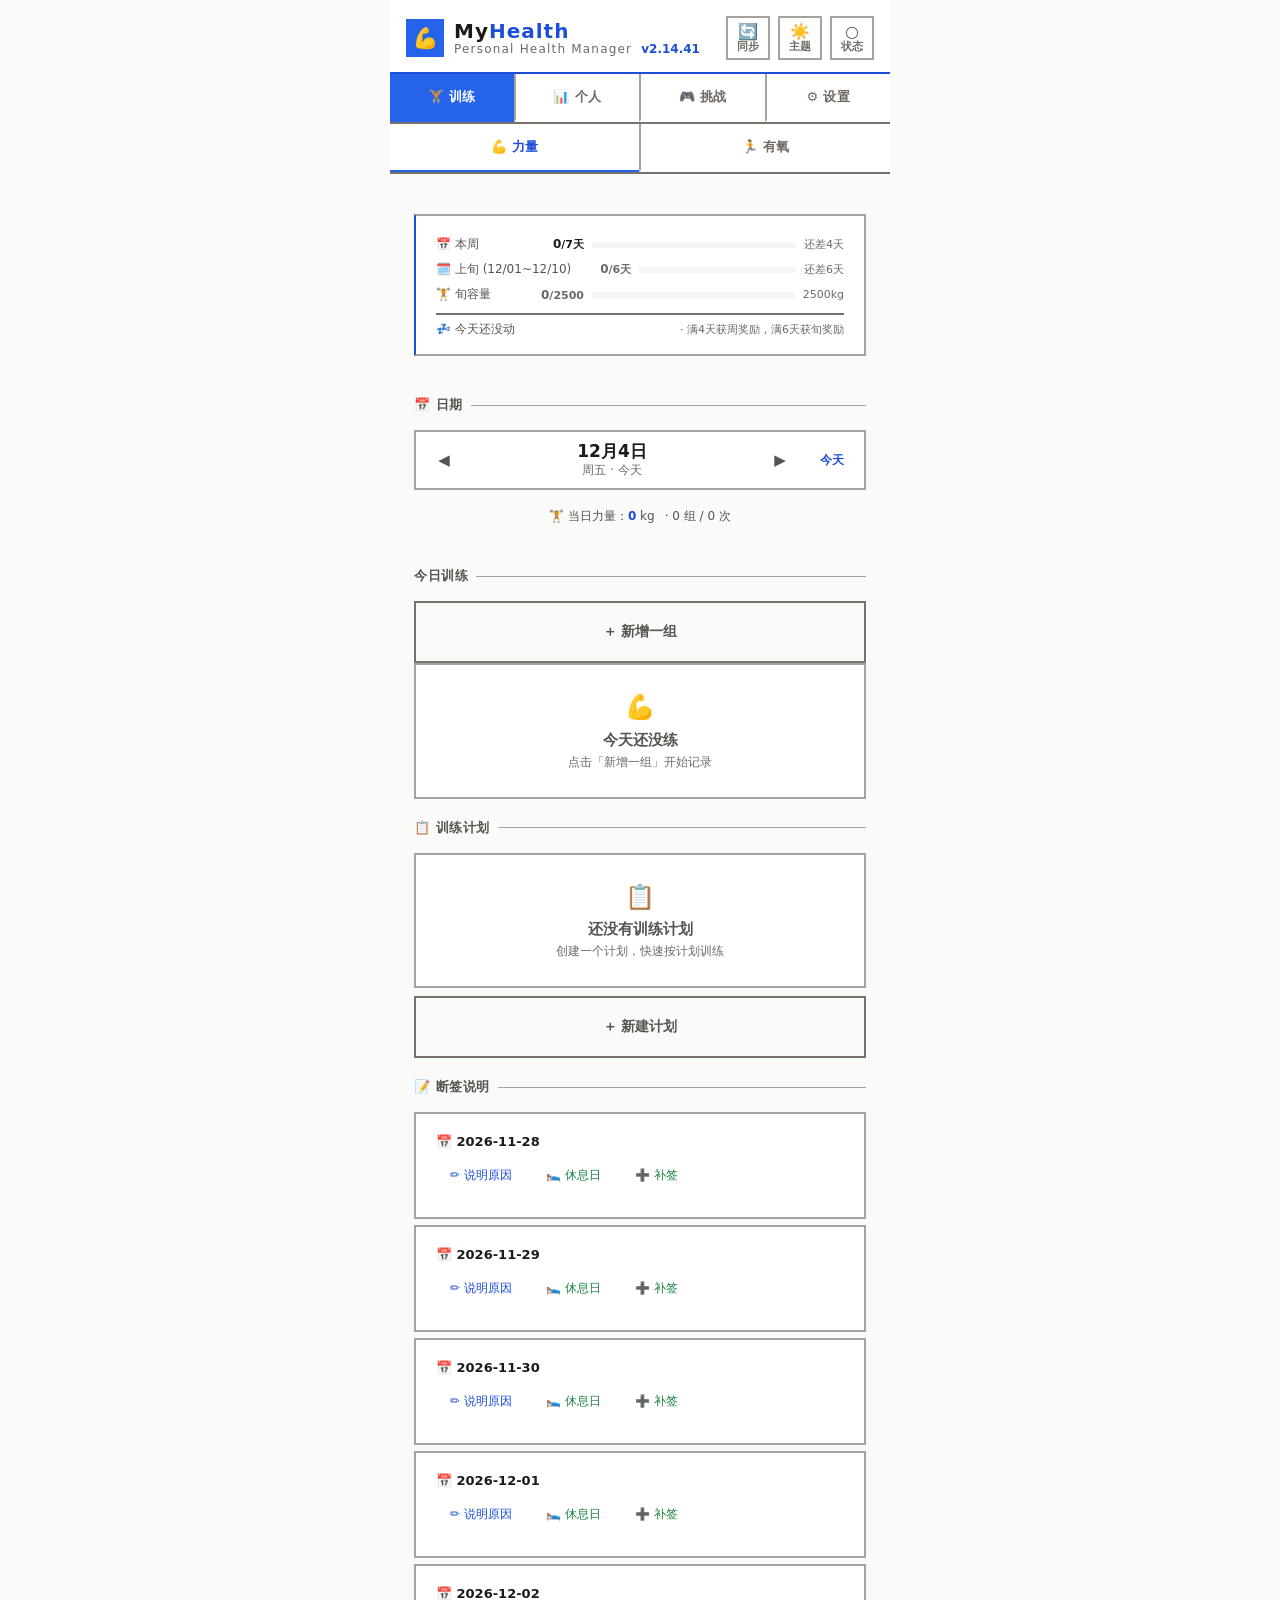
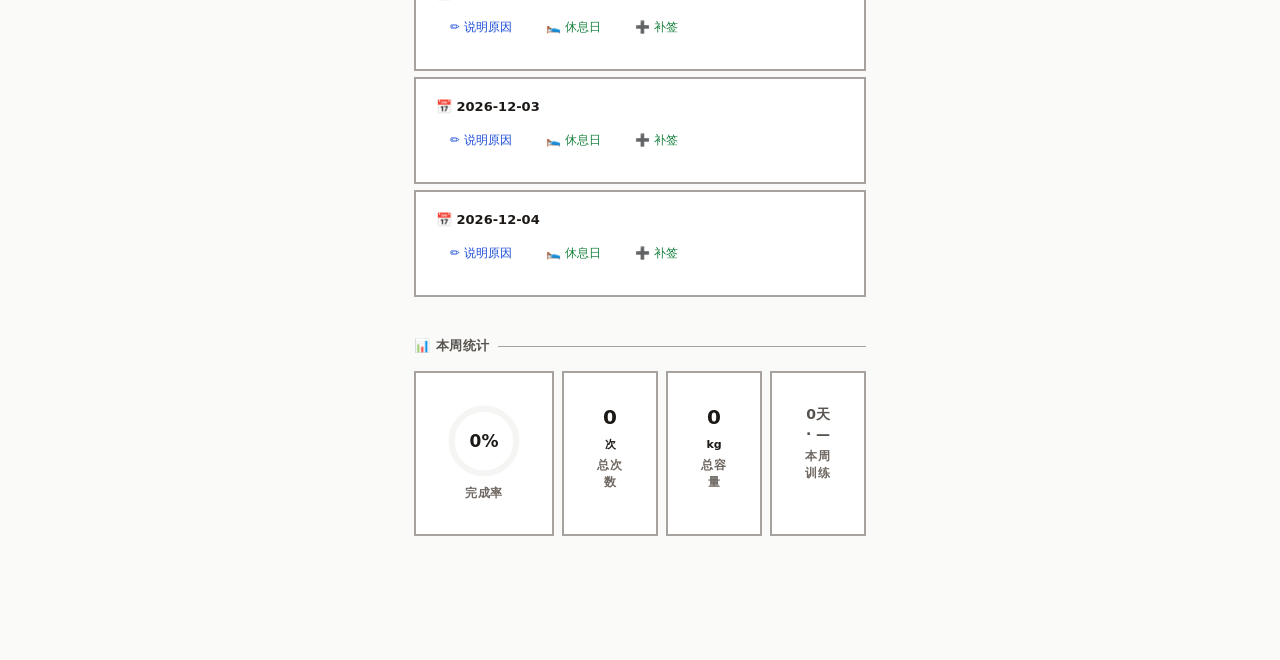
<file: page/index.html>
﻿<!DOCTYPE html>
<html lang="zh-CN">
<head>
<meta charset="UTF-8">
<meta name="viewport" content="width=device-width,initial-scale=1.0,viewport-fit=cover">
<title>💪 MyHealth</title>
<link rel="icon" href="data:image/svg+xml,<svg xmlns='http://www.w3.org/2000/svg' viewBox='0 0 100 100'><text y='.9em' font-size='90'>💪</text></svg>">
<link rel="stylesheet" href="index.css?v205">
</head>
<body>
<div id="app">
  <!-- Header -->
  <header class="app-header">
    <div class="header-inner">
      <div class="header-top">
        <div class="header-brand">
          <div class="header-logo">💪</div>
          <div class="header-title-group">
            <div class="header-title">My<span>Health</span></div>
            <div class="header-subtitle"><span class="hs-brand">Personal Health Manager </span><span id="appVersion" class="hs-ver"></span></div>
          </div>
        </div>
        <!-- v2.14.29（评审 P3-2）：三枚顶栏按钮原来只有 emoji、44px 方框里 emoji 偏小且无可见文案，用户只能靠猜。
             现在改成「图标 + 11px 文字」竖排（同步 / 主题 / 状态），图标 16px，`aria-label` 与 title 保留。 -->
        <div class="header-right">
          <button class="header-btn" id="syncBtn" title="同步数据" aria-label="同步数据"><span class="hb-ico" aria-hidden="true">🔄</span><span class="hb-lbl">同步</span></button>
          <button class="header-btn" id="themeToggle" title="切换主题" aria-label="切换主题"><span class="hb-ico" aria-hidden="true">🌙</span><span class="hb-lbl">主题</span></button>
          <div class="sync-dot" id="syncIndicator" title="同步状态" role="status" aria-live="polite" aria-label="同步状态"><span class="hb-ico" aria-hidden="true">○</span><span class="hb-lbl">状态</span></div>
        </div>
      </div>
    </div>
  </header>

  <!-- Tab Bar -->
  <nav class="tab-bar" id="mainTabBar" role="tablist" aria-label="主导航">
    <button class="tab-btn active" id="tabBtnTraining" data-tab="training" role="tab" aria-selected="true" aria-controls="tabTraining">🏋️ 训练</button>
    <button class="tab-btn" id="tabBtnProfile" data-tab="profile" role="tab" aria-selected="false" aria-controls="tabProfile">📊 个人</button>
    <button class="tab-btn" id="tabBtnGame" data-tab="game" role="tab" aria-selected="false" aria-controls="tabGame">🎮 挑战</button>
    <button class="tab-btn" id="tabBtnSettings" data-tab="settings" role="tab" aria-selected="false" aria-controls="tabSettings">⚙️ 设置</button>
  </nav>

  <!-- ===== TAB: TRAINING (strength + cardio sub-tabs) ===== -->
  <section class="tab-content active" id="tabTraining">
    <nav class="tab-bar sub-tab-bar" role="tablist" aria-label="训练分类">
      <button class="tab-btn active" data-sub="strength" role="tab" aria-selected="true" aria-controls="subStrength">💪 力量</button>
      <button class="tab-btn" data-sub="cardio" role="tab" aria-selected="false" aria-controls="subCardio">🏃 有氧</button>
    </nav>

    <!-- Today snapshot: weekly + period progress -->
    <div id="todaySnapshot"></div>

    <!-- Hidden challenge summon button -->
    <div id="summonPanel"></div>

    <!-- Sub-tab: Strength -->
    <div class="sub-tab active" id="subStrength">
      <h2 class="section-hdr">📅 日期</h2>
      <div class="date-nav">
        <button class="dn-btn" id="strPrevDay" aria-label="上一天">◀</button>
        <div class="dn-display">
          <div class="dn-main" id="strDateMain">加载中...</div>
          <div class="dn-sub" id="strDateSub"></div>
        </div>
        <button class="dn-btn" id="strNextDay" aria-label="下一天">▶</button>
        <button class="dn-btn dn-today" id="strGoToday">今天</button>
      </div>
      <div class="day-vol" id="strDayVol"></div>

      <h2 class="section-hdr">今日训练</h2>
      <button class="add-btn" id="strAddBtn">＋ 新增一组</button>
      <div class="add-card" id="strAddCard">
        <div class="fg">
          <label class="fl" for="strExercise">动作</label>
          <div class="ex-suggest" id="strSuggest"></div>
          <input class="fi" id="strExercise" list="strExList" placeholder="输入或选择...">
          <datalist id="strExList"></datalist>
        </div>
        <div class="fg" id="strWeightFg"><div class="fl" id="strWtLbl">重量 (kg)</div><div class="weight-grid" id="strWeight" role="group" aria-labelledby="strWtLbl"></div></div>
        <div class="fg" id="strEqWeightInfo" style="display:none"><div class="fl">等效重量</div><div id="strEqWeightDisplay" style="font-size:.85rem;color:var(--text2);padding:8px 0">—</div></div>
        <div class="fg" id="strRepsFg">
          <div class="fl" id="strRepsLabel">次数</div>
          <div class="reps-row" role="group" aria-labelledby="strRepsLabel">
            <div class="rg"><div class="fl">目标</div><div class="stepper"><button class="sp-btn" data-s="strTgt" data-d="-" aria-label="减少目标次数">−</button><span class="sp-val" id="strTgtVal">12</span><button class="sp-btn" data-s="strTgt" data-d="+" aria-label="增加目标次数">+</button></div></div>
            <div class="rg"><div class="fl">实际</div><div class="stepper"><button class="sp-btn" data-s="strAct" data-d="-" aria-label="减少实际次数">−</button><span class="sp-val" id="strActVal">12</span><button class="sp-btn" data-s="strAct" data-d="+" aria-label="增加实际次数">+</button></div></div>
          </div>
        </div>
        <button class="sb-btn" id="strSubmit">⚡ 记录</button>
      </div>

      <div id="strList"></div>

      <!-- Break note for missed days -->
      <h2 class="section-hdr" style="margin-top:20px">📋 训练计划</h2>
      <div id="strPlansList"></div>

      <h2 class="section-hdr" style="margin-top:20px">📝 断签说明</h2>
      <div id="strMissedDays"></div>

      <h2 class="section-hdr">📊 本周统计</h2>
      <div class="stats-grid" id="strStats"></div>
    </div>

    <!-- Sub-tab: Cardio -->
    <div class="sub-tab" id="subCardio">
      <h2 class="section-hdr">📅 日期</h2>
      <div class="date-nav">
        <button class="dn-btn" id="carPrevDay" aria-label="上一天">◀</button>
        <div class="dn-display">
          <div class="dn-main" id="carDateMain">加载中...</div>
          <div class="dn-sub" id="carDateSub"></div>
        </div>
        <button class="dn-btn" id="carNextDay" aria-label="下一天">▶</button>
        <button class="dn-btn dn-today" id="carGoToday">今天</button>
      </div>
      <div class="day-vol" id="carDayVol"></div>

      <h2 class="section-hdr">今日有氧</h2>
      <button class="add-btn" id="carAddBtn">＋ 新增记录</button>
      <div class="add-card" id="carAddCard">
        <div class="fg"><div class="fl" id="carTypeLbl">运动类型</div>
          <div class="car-types" id="carTypes" role="group" aria-labelledby="carTypeLbl"></div>
          <button class="md-write" id="carCustomType" style="margin-top:4px;font-size:.7rem">＋ 自定义类型</button>
        </div>
        <div class="fg"><div class="fl" id="carIntLbl">强度</div>
          <div class="car-types" id="carIntensity" role="group" aria-labelledby="carIntLbl"></div>
        </div>
        <div class="fg"><label class="fl" id="carDurLbl">时长 (分钟)</label>
          <div class="stepper" role="group" aria-labelledby="carDurLbl" style="max-width:200px">
            <button class="sp-btn" id="carDurDown" aria-label="减少时长">−</button>
            <span class="sp-val" id="carDurVal">30</span>
            <button class="sp-btn" id="carDurUp" aria-label="增加时长">+</button>
          </div>
        </div>
        <div class="fg"><label class="fl" id="carDistLbl">距离 (km) <span class="fl-note" id="carDistLabel">可选</span></label>
          <div class="stepper" role="group" aria-labelledby="carDistLbl" style="max-width:200px">
            <button class="sp-btn" id="carDistDown" aria-label="减少距离">−</button>
            <span class="sp-val" id="carDistVal">0</span>
            <button class="sp-btn" id="carDistUp" aria-label="增加距离">+</button>
          </div>
        </div>
        <div class="fg"><label class="fl" for="carNote">备注</label><input class="fi" id="carNote" placeholder="感觉怎么样？"></div>
        <button class="sb-btn" id="carSubmit">🏃 记录</button>
      </div>

      <div id="carList"></div>

      <h2 class="section-hdr" style="margin-top:20px">📋 有氧计划</h2>
      <div id="carPlansList"></div>

      <h2 class="section-hdr">本周有氧</h2>
      <div class="stats-grid" id="carStats"></div>
    </div>
  </section>

  <!-- ===== TAB: PROFILE ===== -->
  <section class="tab-content" id="tabProfile">
    <!-- Sub-tab bar -->
    <nav class="tab-bar sub-tab-bar" role="tablist" aria-label="个人数据分类">
      <button class="tab-btn active" data-sub="personal" role="tab" aria-selected="true" aria-controls="subPersonal">👤 个人数据</button>
      <button class="tab-btn" data-sub="training" role="tab" aria-selected="false" aria-controls="subTraining">📊 训练数据</button>
    </nav>

    <!-- Sub-tab: Personal Data -->
    <div class="sub-tab active" id="subPersonal">
      <h2 class="section-hdr">👤 基本信息</h2>
      <div class="profile-card" id="profileCard"></div>
      <div id="prSection"></div>

      <h2 class="section-hdr">⚖️ 体重记录</h2>
      <div id="wtNoteTags"></div>
      <div class="weight-form-row">
        <input type="number" class="fi" id="wtInput" aria-label="体重（公斤）" value="70.0" step="0.1" min="20" max="300" style="width:100px;text-align:center;font-size:var(--fs-lg);font-weight:700">
        <span style="font-size:.85rem;color:var(--text2)">kg</span>
        <input class="fi" id="wtNote" aria-label="体重记录备注" placeholder="备注（可选）" style="flex:1;max-width:200px">
        <button class="sb-btn" id="wtSubmit" style="flex:0;padding:12px 20px;white-space:nowrap">📝 记录</button>
      </div>

      <h2 class="section-hdr">📈 体重趋势</h2>
      <div class="chart-wrap" id="weightChart">
        <canvas id="weightCanvas"></canvas>
      </div>
      <div id="weightList"></div>
    </div>

    <!-- Sub-tab: Training Data -->
    <div class="sub-tab" id="subTraining">
      <div id="statsSection"></div>
      <div id="profileHeatmap"></div>
    </div>
  </section>

  <!-- ===== TAB: GAME ===== -->
  <section class="tab-content" id="tabGame">
    <!-- v2.0.5: 旧属性条/旬目标卡/记录卡容器已删（三视图培养/战斗/记录完整接管） -->

    <!-- v2.0 三视图选项卡（培养/战斗/记录）— game-views.js 静态按钮 -->
    <nav class="tab-bar sub-tab-bar" id="gameViewTabBar" role="tablist" aria-label="挑战视图" style="margin-bottom:10px">
      <button class="tab-btn" data-gtab="train" role="tab" aria-selected="true" aria-controls="gameTrainView">🐾 培养</button>
      <button class="tab-btn" data-gtab="battle" role="tab" aria-selected="false" aria-controls="gameBattleView">⚔️ 战斗</button>
      <button class="tab-btn" data-gtab="record" role="tab" aria-selected="false" aria-controls="gameRecordView">📊 记录</button>
    </nav>

    <!-- v2.0 三视图容器 -->
    <div id="gameTrainView"></div>
    <div id="gameBattleView" style="display:none"></div>
    <div id="gameRecordView" style="display:none"></div>

    <!-- 关卡列表（battle 视图内「挑战关卡」展开时显示） -->
    <div id="gameContent"></div>

    <!-- Battle overlay (full screen inside tab) -->
    <div class="battle-overlay" id="battleOverlay" role="dialog" aria-modal="true" aria-label="战斗">
      <div class="battle-hdr">
        <div class="battle-level" id="battleLevel">1-1</div>
        <div class="battle-speed">
          <button class="speed-btn active" data-speed="1">1×</button>
          <button class="speed-btn" data-speed="2">2×</button>
          <button class="speed-btn" data-speed="4">4×</button>
          <button class="speed-btn" data-speed="8">8×</button>
          <button class="speed-btn" id="battleAuto" title="自动模式：胜利后自动下一关">🔄 自动</button>
        </div>
        <button class="speed-btn" id="battleClose">✕</button>
      </div>
      <div class="battle-arena" id="battleArena">
        <div class="battle-char" id="battlePlayer">
          <div class="bc-name">🧑 你</div>
          <div class="bc-hp-bar"><div class="bc-hp-fill" id="bpHP" style="width:100%"></div></div>
          <div class="bc-hp-text" id="bpHPText">HP: 100</div>
          <div class="bc-atk" id="bpAtk">⚔️ 1</div>
          <div class="bc-def" id="bpDef">🛡️ 1</div>
          <div class="bc-soul" id="bpSoulAtk" style="font-size:.62rem;color:var(--purple)">👻 0</div>
          <div class="bc-soul" id="bpSoulDef" style="font-size:.62rem;color:var(--purple)">🔮 0</div>
        </div>
        <div class="battle-vs">⚔️</div>
        <div class="battle-char" id="battleEnemy">
          <div class="bc-name" id="beName">👹 敌人</div>
          <div class="bc-hp-bar"><div class="bc-hp-fill enemy" id="beHP" style="width:100%"></div></div>
          <div class="bc-hp-text" id="beHPText">HP: 100</div>
          <div class="bc-atk" id="beAtk">⚔️ 1</div>
          <div class="bc-def" id="beDef">🛡️ 1</div>
          <div class="bc-soul" id="beSoulAtk" style="font-size:.62rem;color:var(--purple)">👻 0</div>
          <div class="bc-soul" id="beSoulDef" style="font-size:.62rem;color:var(--purple)">🔮 0</div>
        </div>
      </div>
      <div class="battle-log" id="battleLog"></div>
      <div class="battle-end" id="battleEnd"></div>
    </div>

    <!-- Share card modal -->
    <div class="share-overlay" id="shareOverlay" role="dialog" aria-modal="true" aria-label="分享战报">
      <div class="share-card" id="shareCard">
        <div class="share-header">🏆 挑战胜利！</div>
        <div class="share-level" id="shareLevel">1-1 试炼之始</div>
        <div class="share-stats" id="shareStats"></div>
        <div class="share-vs" id="shareVS"></div>
        <div class="share-footer">MyHealth · 练就强大</div>
        <div class="share-watermark">myhealth.app</div>
      </div>
      <div class="share-actions">
        <button class="sb-btn" id="shareClose">关闭</button>
        <button class="sb-btn" id="shareSave" style="background:var(--green)">💾 保存图片</button>
      </div>
    </div>
  </section>

  <!-- ===== TAB: SETTINGS ===== -->
  <section class="tab-content" id="tabSettings">
    <nav class="tab-bar sub-tab-bar" role="tablist" aria-label="设置分类">
      <button class="tab-btn active" data-sub="library" role="tab" aria-selected="true" aria-controls="subLibrary">🏋️ 动作库</button>
      <button class="tab-btn" data-sub="plans" role="tab" aria-selected="false" aria-controls="subPlans">📋 计划</button>
      <button class="tab-btn" data-sub="game" role="tab" aria-selected="false" aria-controls="subGame">🎮 玩法</button>
      <button class="tab-btn" data-sub="data" role="tab" aria-selected="false" aria-controls="subData">📂 数据</button>
    </nav>

    <div class="sub-tab active" id="subLibrary"></div>
    <div class="sub-tab" id="subPlans"></div>
    <div class="sub-tab" id="subGame"></div>
    <div class="sub-tab" id="subData"></div>
  </section>
</div>

<!-- 全屏可滚动面板容器（宠物/技能培养）：战斗用的 .battle-overlay 是 flex 布局且不支持滚动，勿复用 -->
<div class="panel-overlay" id="panelOverlay" role="dialog" aria-modal="true" aria-label="培养面板"></div>

<script src="_build/app.js?v205"></script>
<script>init()</script>
</body>
</html>
</file>
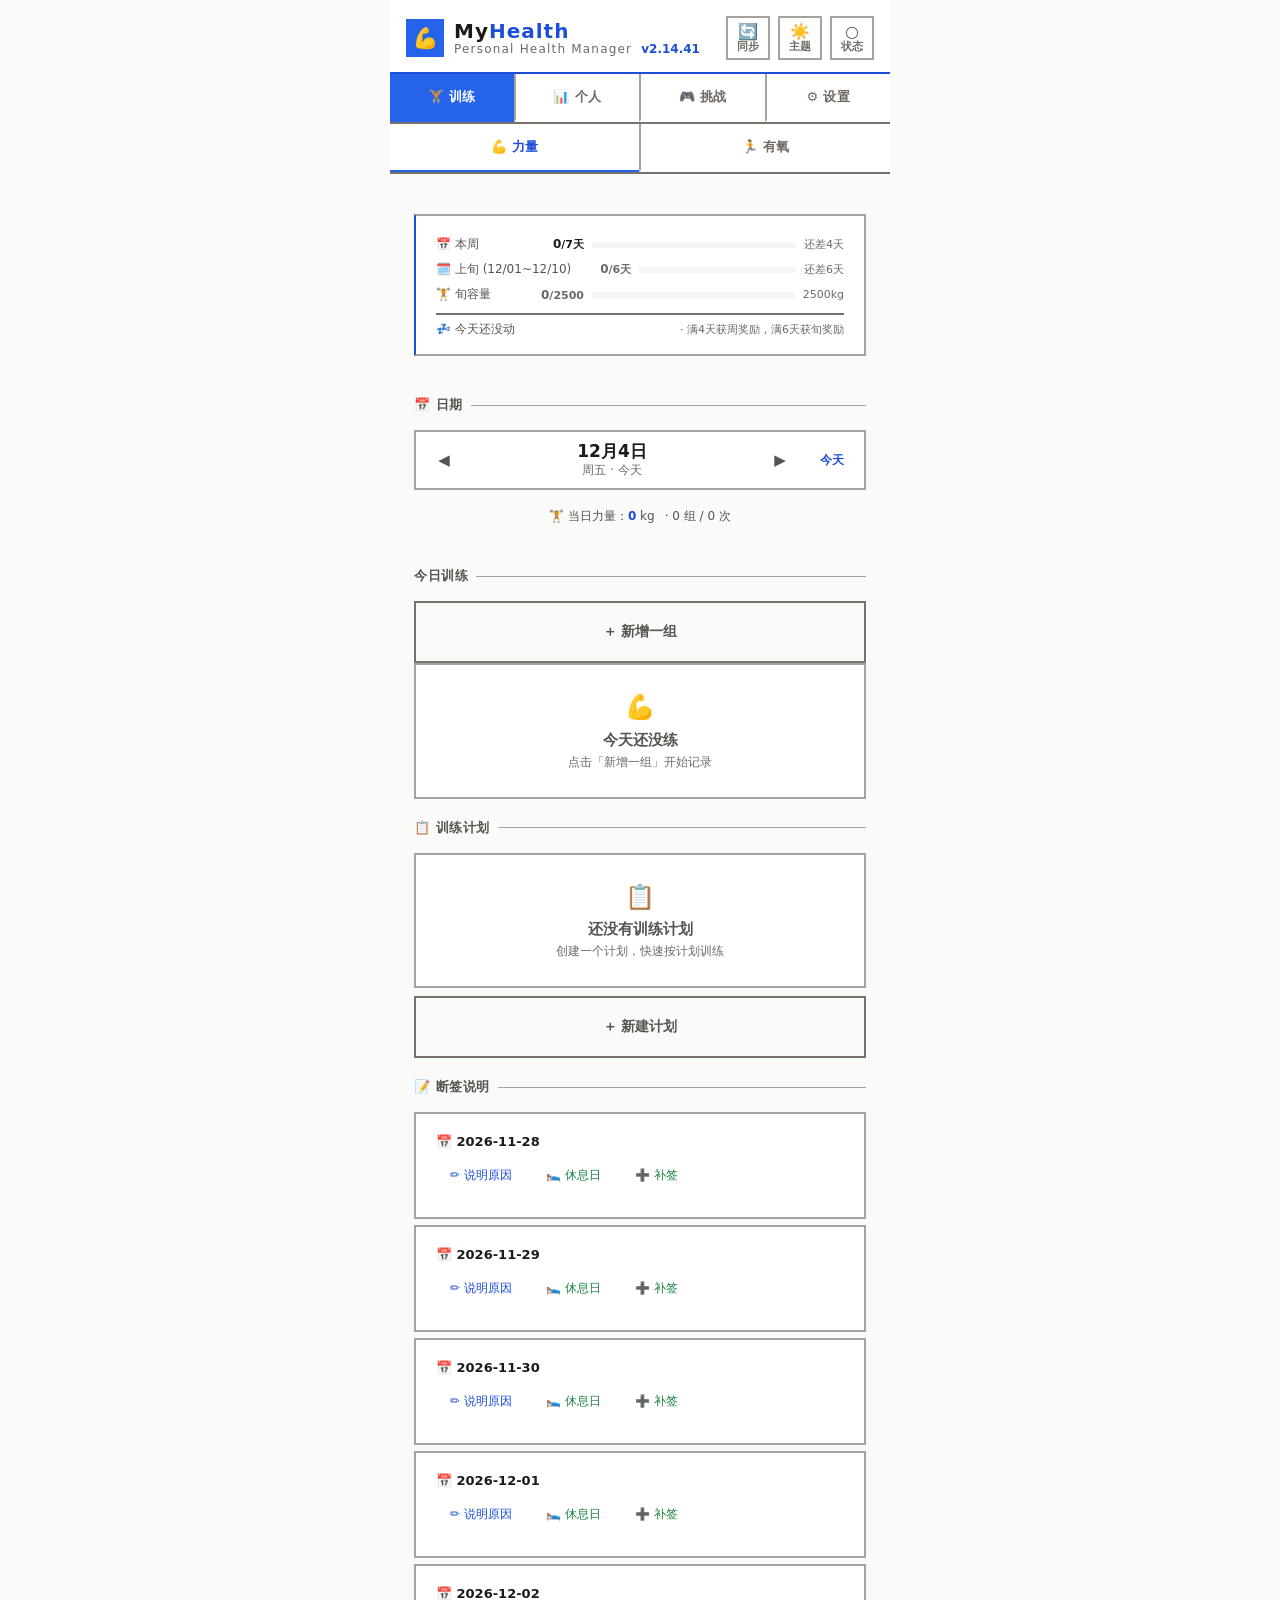
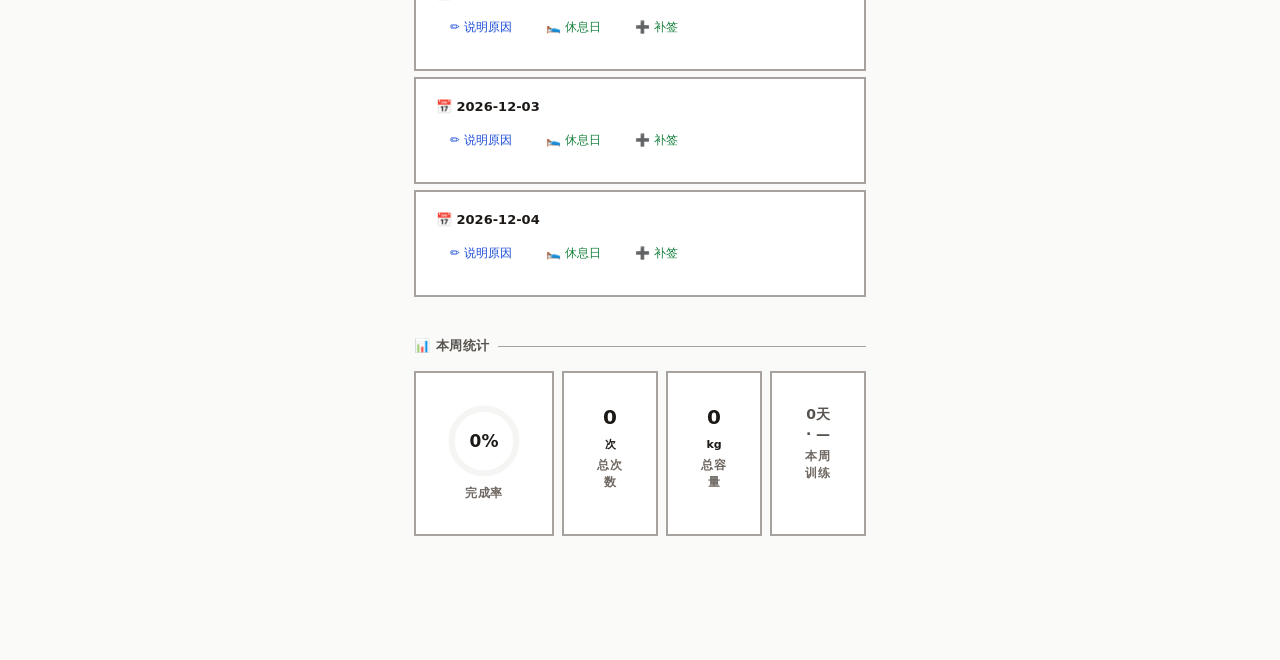
<file: page/index.bundle.html>
﻿<!DOCTYPE html>
<html lang="zh-CN">
<head>
<meta charset="UTF-8">
<meta name="viewport" content="width=device-width,initial-scale=1.0,viewport-fit=cover">
<title>💪 MyHealth</title>
<link rel="icon" href="data:image/svg+xml,<svg xmlns='http://www.w3.org/2000/svg' viewBox='0 0 100 100'><text y='.9em' font-size='90'>💪</text></svg>">
<link rel="stylesheet" href="index.css?v195">
</head>
<body>
<div id="app">
  <!-- Header -->
  <header class="app-header">
    <div class="header-inner">
      <div class="header-top">
        <div class="header-brand">
          <div class="header-logo">💪</div>
          <div class="header-title-group">
            <div class="header-title">My<span>Health</span></div>
            <div class="header-subtitle"><span class="hs-brand">Personal Health Manager </span><span id="appVersion" class="hs-ver"></span></div>
          </div>
        </div>
        <!-- v2.14.29（评审 P3-2）：三枚顶栏按钮原来只有 emoji、44px 方框里 emoji 偏小且无可见文案，用户只能靠猜。
             现在改成「图标 + 11px 文字」竖排（同步 / 主题 / 状态），图标 16px，`aria-label` 与 title 保留。 -->
        <div class="header-right">
          <button class="header-btn" id="syncBtn" title="同步数据" aria-label="同步数据"><span class="hb-ico" aria-hidden="true">🔄</span><span class="hb-lbl">同步</span></button>
          <button class="header-btn" id="themeToggle" title="切换主题" aria-label="切换主题"><span class="hb-ico" aria-hidden="true">🌙</span><span class="hb-lbl">主题</span></button>
          <div class="sync-dot" id="syncIndicator" title="同步状态" role="status" aria-live="polite" aria-label="同步状态"><span class="hb-ico" aria-hidden="true">○</span><span class="hb-lbl">状态</span></div>
        </div>
      </div>
    </div>
  </header>

  <!-- Tab Bar -->
  <nav class="tab-bar" id="mainTabBar" role="tablist" aria-label="主导航">
    <button class="tab-btn active" id="tabBtnTraining" data-tab="training" role="tab" aria-selected="true" aria-controls="tabTraining">🏋️ 训练</button>
    <button class="tab-btn" id="tabBtnProfile" data-tab="profile" role="tab" aria-selected="false" aria-controls="tabProfile">📊 个人</button>
    <button class="tab-btn" id="tabBtnGame" data-tab="game" role="tab" aria-selected="false" aria-controls="tabGame">🎮 挑战</button>
    <button class="tab-btn" id="tabBtnSettings" data-tab="settings" role="tab" aria-selected="false" aria-controls="tabSettings">⚙️ 设置</button>
  </nav>

  <!-- ===== TAB: TRAINING (strength + cardio sub-tabs) ===== -->
  <section class="tab-content active" id="tabTraining">
    <nav class="tab-bar sub-tab-bar" role="tablist" aria-label="训练分类">
      <button class="tab-btn active" data-sub="strength" role="tab" aria-selected="true" aria-controls="subStrength">💪 力量</button>
      <button class="tab-btn" data-sub="cardio" role="tab" aria-selected="false" aria-controls="subCardio">🏃 有氧</button>
    </nav>

    <!-- Today snapshot: weekly + period progress -->
    <div id="todaySnapshot"></div>

    <!-- Hidden challenge summon button -->
    <div id="summonPanel"></div>

    <!-- Sub-tab: Strength -->
    <div class="sub-tab active" id="subStrength">
      <h2 class="section-hdr">📅 日期</h2>
      <div class="date-nav">
        <button class="dn-btn" id="strPrevDay" aria-label="上一天">◀</button>
        <div class="dn-display">
          <div class="dn-main" id="strDateMain">加载中...</div>
          <div class="dn-sub" id="strDateSub"></div>
        </div>
        <button class="dn-btn" id="strNextDay" aria-label="下一天">▶</button>
        <button class="dn-btn dn-today" id="strGoToday">今天</button>
      </div>
      <div class="day-vol" id="strDayVol"></div>

      <h2 class="section-hdr">今日训练</h2>
      <button class="add-btn" id="strAddBtn">＋ 新增一组</button>
      <div class="add-card" id="strAddCard">
        <div class="fg">
          <label class="fl" for="strExercise">动作</label>
          <div class="ex-suggest" id="strSuggest"></div>
          <input class="fi" id="strExercise" list="strExList" placeholder="输入或选择...">
          <datalist id="strExList"></datalist>
        </div>
        <div class="fg" id="strWeightFg"><div class="fl" id="strWtLbl">重量 (kg)</div><div class="weight-grid" id="strWeight" role="group" aria-labelledby="strWtLbl"></div></div>
        <div class="fg" id="strEqWeightInfo" style="display:none"><div class="fl">等效重量</div><div id="strEqWeightDisplay" style="font-size:.85rem;color:var(--text2);padding:8px 0">—</div></div>
        <div class="fg" id="strRepsFg">
          <div class="fl" id="strRepsLabel">次数</div>
          <div class="reps-row" role="group" aria-labelledby="strRepsLabel">
            <div class="rg"><div class="fl">目标</div><div class="stepper"><button class="sp-btn" data-s="strTgt" data-d="-" aria-label="减少目标次数">−</button><span class="sp-val" id="strTgtVal">12</span><button class="sp-btn" data-s="strTgt" data-d="+" aria-label="增加目标次数">+</button></div></div>
            <div class="rg"><div class="fl">实际</div><div class="stepper"><button class="sp-btn" data-s="strAct" data-d="-" aria-label="减少实际次数">−</button><span class="sp-val" id="strActVal">12</span><button class="sp-btn" data-s="strAct" data-d="+" aria-label="增加实际次数">+</button></div></div>
          </div>
        </div>
        <button class="sb-btn" id="strSubmit">⚡ 记录</button>
      </div>

      <div id="strList"></div>

      <!-- Break note for missed days -->
      <h2 class="section-hdr" style="margin-top:20px">📋 训练计划</h2>
      <div id="strPlansList"></div>

      <h2 class="section-hdr" style="margin-top:20px">📝 断签说明</h2>
      <div id="strMissedDays"></div>

      <h2 class="section-hdr">📊 本周统计</h2>
      <div class="stats-grid" id="strStats"></div>
    </div>

    <!-- Sub-tab: Cardio -->
    <div class="sub-tab" id="subCardio">
      <h2 class="section-hdr">📅 日期</h2>
      <div class="date-nav">
        <button class="dn-btn" id="carPrevDay" aria-label="上一天">◀</button>
        <div class="dn-display">
          <div class="dn-main" id="carDateMain">加载中...</div>
          <div class="dn-sub" id="carDateSub"></div>
        </div>
        <button class="dn-btn" id="carNextDay" aria-label="下一天">▶</button>
        <button class="dn-btn dn-today" id="carGoToday">今天</button>
      </div>
      <div class="day-vol" id="carDayVol"></div>

      <h2 class="section-hdr">今日有氧</h2>
      <button class="add-btn" id="carAddBtn">＋ 新增记录</button>
      <div class="add-card" id="carAddCard">
        <div class="fg"><div class="fl" id="carTypeLbl">运动类型</div>
          <div class="car-types" id="carTypes" role="group" aria-labelledby="carTypeLbl"></div>
          <button class="md-write" id="carCustomType" style="margin-top:4px;font-size:.7rem">＋ 自定义类型</button>
        </div>
        <div class="fg"><div class="fl" id="carIntLbl">强度</div>
          <div class="car-types" id="carIntensity" role="group" aria-labelledby="carIntLbl"></div>
        </div>
        <div class="fg"><label class="fl" id="carDurLbl">时长 (分钟)</label>
          <div class="stepper" role="group" aria-labelledby="carDurLbl" style="max-width:200px">
            <button class="sp-btn" id="carDurDown" aria-label="减少时长">−</button>
            <span class="sp-val" id="carDurVal">30</span>
            <button class="sp-btn" id="carDurUp" aria-label="增加时长">+</button>
          </div>
        </div>
        <div class="fg"><label class="fl" id="carDistLbl">距离 (km) <span class="fl-note" id="carDistLabel">可选</span></label>
          <div class="stepper" role="group" aria-labelledby="carDistLbl" style="max-width:200px">
            <button class="sp-btn" id="carDistDown" aria-label="减少距离">−</button>
            <span class="sp-val" id="carDistVal">0</span>
            <button class="sp-btn" id="carDistUp" aria-label="增加距离">+</button>
          </div>
        </div>
        <div class="fg"><label class="fl" for="carNote">备注</label><input class="fi" id="carNote" placeholder="感觉怎么样？"></div>
        <button class="sb-btn" id="carSubmit">🏃 记录</button>
      </div>

      <div id="carList"></div>

      <h2 class="section-hdr" style="margin-top:20px">📋 有氧计划</h2>
      <div id="carPlansList"></div>

      <h2 class="section-hdr">本周有氧</h2>
      <div class="stats-grid" id="carStats"></div>
    </div>
  </section>

  <!-- ===== TAB: PROFILE ===== -->
  <section class="tab-content" id="tabProfile">
    <!-- Sub-tab bar -->
    <nav class="tab-bar sub-tab-bar" role="tablist" aria-label="个人数据分类">
      <button class="tab-btn active" data-sub="personal" role="tab" aria-selected="true" aria-controls="subPersonal">👤 个人数据</button>
      <button class="tab-btn" data-sub="training" role="tab" aria-selected="false" aria-controls="subTraining">📊 训练数据</button>
    </nav>

    <!-- Sub-tab: Personal Data -->
    <div class="sub-tab active" id="subPersonal">
      <h2 class="section-hdr">👤 基本信息</h2>
      <div class="profile-card" id="profileCard"></div>
      <div id="prSection"></div>

      <h2 class="section-hdr">⚖️ 体重记录</h2>
      <div id="wtNoteTags"></div>
      <div class="weight-form-row">
        <input type="number" class="fi" id="wtInput" aria-label="体重（公斤）" value="70.0" step="0.1" min="20" max="300" style="width:100px;text-align:center;font-size:var(--fs-lg);font-weight:700">
        <span style="font-size:.85rem;color:var(--text2)">kg</span>
        <input class="fi" id="wtNote" aria-label="体重记录备注" placeholder="备注（可选）" style="flex:1;max-width:200px">
        <button class="sb-btn" id="wtSubmit" style="flex:0;padding:12px 20px;white-space:nowrap">📝 记录</button>
      </div>

      <h2 class="section-hdr">📈 体重趋势</h2>
      <div class="chart-wrap" id="weightChart">
        <canvas id="weightCanvas"></canvas>
      </div>
      <div id="weightList"></div>
    </div>

    <!-- Sub-tab: Training Data -->
    <div class="sub-tab" id="subTraining">
      <div id="statsSection"></div>
      <div id="profileHeatmap"></div>
    </div>
  </section>

  <!-- ===== TAB: GAME ===== -->
  <section class="tab-content" id="tabGame">
    <!-- v2.0.5: 旧属性条/旬目标卡/记录卡容器已删（三视图培养/战斗/记录完整接管） -->

    <!-- v2.0 三视图选项卡（培养/战斗/记录）— game-views.js 静态按钮 -->
    <nav class="tab-bar sub-tab-bar" id="gameViewTabBar" role="tablist" aria-label="挑战视图" style="margin-bottom:10px">
      <button class="tab-btn" data-gtab="train" role="tab" aria-selected="true" aria-controls="gameTrainView">🐾 培养</button>
      <button class="tab-btn" data-gtab="battle" role="tab" aria-selected="false" aria-controls="gameBattleView">⚔️ 战斗</button>
      <button class="tab-btn" data-gtab="record" role="tab" aria-selected="false" aria-controls="gameRecordView">📊 记录</button>
    </nav>

    <!-- v2.0 三视图容器 -->
    <div id="gameTrainView"></div>
    <div id="gameBattleView" style="display:none"></div>
    <div id="gameRecordView" style="display:none"></div>

    <!-- 关卡列表（battle 视图内「挑战关卡」展开时显示） -->
    <div id="gameContent"></div>

    <!-- Battle overlay (full screen inside tab) -->
    <div class="battle-overlay" id="battleOverlay" role="dialog" aria-modal="true" aria-label="战斗">
      <div class="battle-hdr">
        <div class="battle-level" id="battleLevel">1-1</div>
        <div class="battle-speed">
          <button class="speed-btn active" data-speed="1">1×</button>
          <button class="speed-btn" data-speed="2">2×</button>
          <button class="speed-btn" data-speed="4">4×</button>
          <button class="speed-btn" data-speed="8">8×</button>
          <button class="speed-btn" id="battleAuto" title="自动模式：胜利后自动下一关">🔄 自动</button>
        </div>
        <button class="speed-btn" id="battleClose">✕</button>
      </div>
      <div class="battle-arena" id="battleArena">
        <div class="battle-char" id="battlePlayer">
          <div class="bc-name">🧑 你</div>
          <div class="bc-hp-bar"><div class="bc-hp-fill" id="bpHP" style="width:100%"></div></div>
          <div class="bc-hp-text" id="bpHPText">HP: 100</div>
          <div class="bc-atk" id="bpAtk">⚔️ 1</div>
          <div class="bc-def" id="bpDef">🛡️ 1</div>
          <div class="bc-soul" id="bpSoulAtk" style="font-size:.62rem;color:var(--purple)">👻 0</div>
          <div class="bc-soul" id="bpSoulDef" style="font-size:.62rem;color:var(--purple)">🔮 0</div>
        </div>
        <div class="battle-vs">⚔️</div>
        <div class="battle-char" id="battleEnemy">
          <div class="bc-name" id="beName">👹 敌人</div>
          <div class="bc-hp-bar"><div class="bc-hp-fill enemy" id="beHP" style="width:100%"></div></div>
          <div class="bc-hp-text" id="beHPText">HP: 100</div>
          <div class="bc-atk" id="beAtk">⚔️ 1</div>
          <div class="bc-def" id="beDef">🛡️ 1</div>
          <div class="bc-soul" id="beSoulAtk" style="font-size:.62rem;color:var(--purple)">👻 0</div>
          <div class="bc-soul" id="beSoulDef" style="font-size:.62rem;color:var(--purple)">🔮 0</div>
        </div>
      </div>
      <div class="battle-log" id="battleLog"></div>
      <div class="battle-end" id="battleEnd"></div>
    </div>

    <!-- Share card modal -->
    <div class="share-overlay" id="shareOverlay" role="dialog" aria-modal="true" aria-label="分享战报">
      <div class="share-card" id="shareCard">
        <div class="share-header">🏆 挑战胜利！</div>
        <div class="share-level" id="shareLevel">1-1 试炼之始</div>
        <div class="share-stats" id="shareStats"></div>
        <div class="share-vs" id="shareVS"></div>
        <div class="share-footer">MyHealth · 练就强大</div>
        <div class="share-watermark">myhealth.app</div>
      </div>
      <div class="share-actions">
        <button class="sb-btn" id="shareClose">关闭</button>
        <button class="sb-btn" id="shareSave" style="background:var(--green)">💾 保存图片</button>
      </div>
    </div>
  </section>

  <!-- ===== TAB: SETTINGS ===== -->
  <section class="tab-content" id="tabSettings">
    <nav class="tab-bar sub-tab-bar" role="tablist" aria-label="设置分类">
      <button class="tab-btn active" data-sub="library" role="tab" aria-selected="true" aria-controls="subLibrary">🏋️ 动作库</button>
      <button class="tab-btn" data-sub="plans" role="tab" aria-selected="false" aria-controls="subPlans">📋 计划</button>
      <button class="tab-btn" data-sub="game" role="tab" aria-selected="false" aria-controls="subGame">🎮 玩法</button>
      <button class="tab-btn" data-sub="data" role="tab" aria-selected="false" aria-controls="subData">📂 数据</button>
    </nav>

    <div class="sub-tab active" id="subLibrary"></div>
    <div class="sub-tab" id="subPlans"></div>
    <div class="sub-tab" id="subGame"></div>
    <div class="sub-tab" id="subData"></div>
  </section>
</div>

<!-- 全屏可滚动面板容器（宠物/技能培养）：战斗用的 .battle-overlay 是 flex 布局且不支持滚动，勿复用 -->
<div class="panel-overlay" id="panelOverlay" role="dialog" aria-modal="true" aria-label="培养面板"></div>

<script src="_build/app.js?v195"></script>
<script>init()</script>
</body>
</html>
</file>
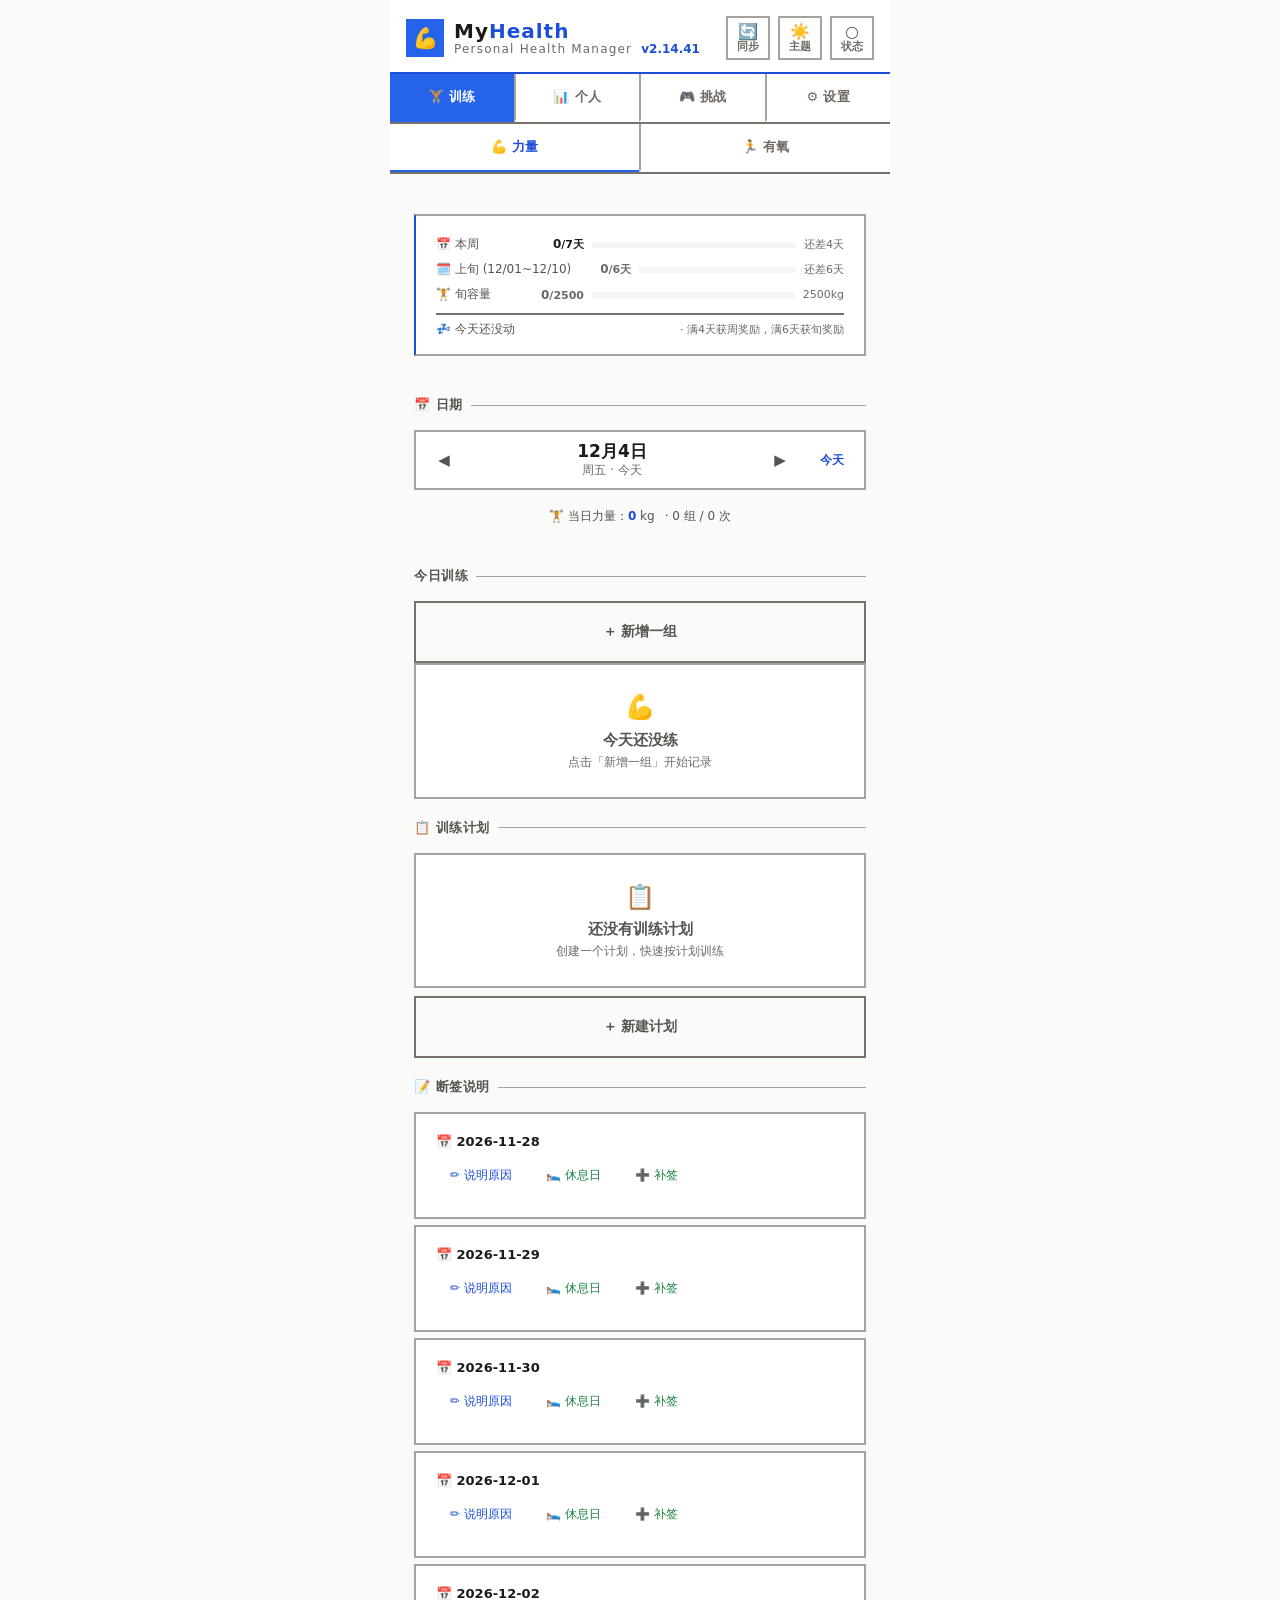
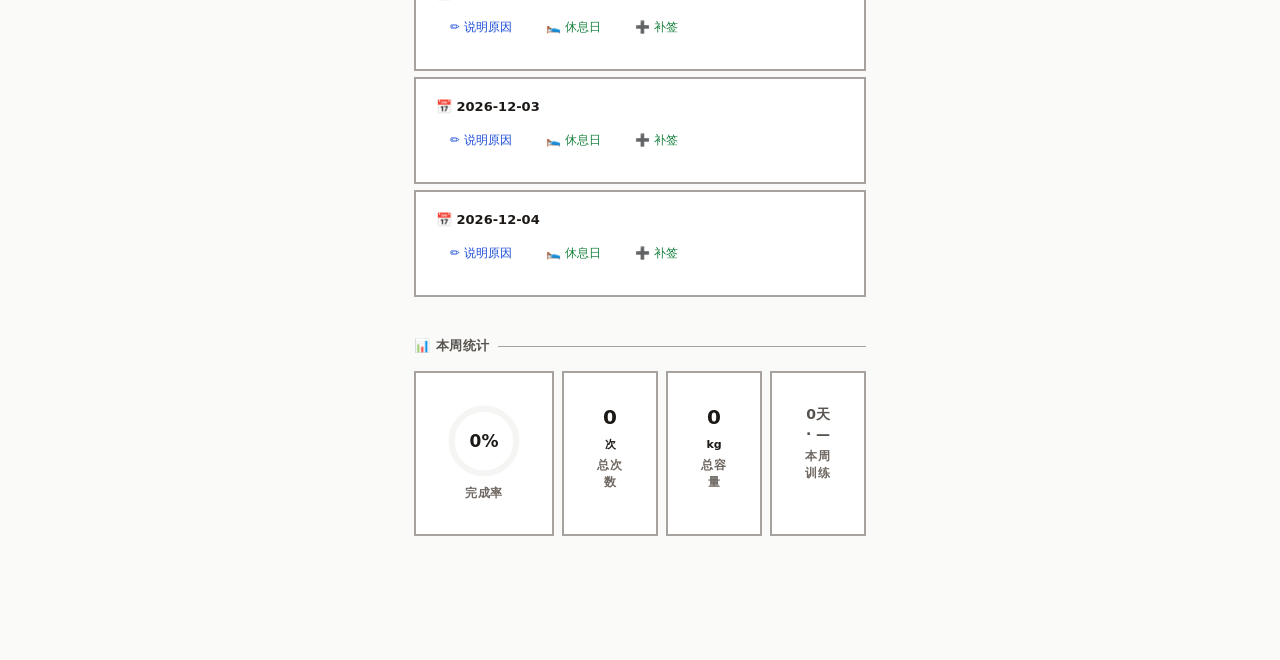
<file: page/index.src.html>
﻿<!DOCTYPE html>
<html lang="zh-CN">
<head>
<meta charset="UTF-8">
<meta name="viewport" content="width=device-width,initial-scale=1.0,viewport-fit=cover">
<title>💪 MyHealth</title>
<link rel="icon" href="data:image/svg+xml,<svg xmlns='http://www.w3.org/2000/svg' viewBox='0 0 100 100'><text y='.9em' font-size='90'>💪</text></svg>">
<link rel="stylesheet" href="index.css?v205">
</head>
<body>
<div id="app">
  <!-- Header -->
  <header class="app-header">
    <div class="header-inner">
      <div class="header-top">
        <div class="header-brand">
          <div class="header-logo">💪</div>
          <div class="header-title-group">
            <div class="header-title">My<span>Health</span></div>
            <div class="header-subtitle"><span class="hs-brand">Personal Health Manager </span><span id="appVersion" class="hs-ver"></span></div>
          </div>
        </div>
        <!-- v2.14.29（评审 P3-2）：三枚顶栏按钮原来只有 emoji、44px 方框里 emoji 偏小且无可见文案，用户只能靠猜。
             现在改成「图标 + 11px 文字」竖排（同步 / 主题 / 状态），图标 16px，`aria-label` 与 title 保留。 -->
        <div class="header-right">
          <button class="header-btn" id="syncBtn" title="同步数据" aria-label="同步数据"><span class="hb-ico" aria-hidden="true">🔄</span><span class="hb-lbl">同步</span></button>
          <button class="header-btn" id="themeToggle" title="切换主题" aria-label="切换主题"><span class="hb-ico" aria-hidden="true">🌙</span><span class="hb-lbl">主题</span></button>
          <div class="sync-dot" id="syncIndicator" title="同步状态" role="status" aria-live="polite" aria-label="同步状态"><span class="hb-ico" aria-hidden="true">○</span><span class="hb-lbl">状态</span></div>
        </div>
      </div>
    </div>
  </header>

  <!-- Tab Bar -->
  <nav class="tab-bar" id="mainTabBar" role="tablist" aria-label="主导航">
    <button class="tab-btn active" id="tabBtnTraining" data-tab="training" role="tab" aria-selected="true" aria-controls="tabTraining">🏋️ 训练</button>
    <button class="tab-btn" id="tabBtnProfile" data-tab="profile" role="tab" aria-selected="false" aria-controls="tabProfile">📊 个人</button>
    <button class="tab-btn" id="tabBtnGame" data-tab="game" role="tab" aria-selected="false" aria-controls="tabGame">🎮 挑战</button>
    <button class="tab-btn" id="tabBtnSettings" data-tab="settings" role="tab" aria-selected="false" aria-controls="tabSettings">⚙️ 设置</button>
  </nav>

  <!-- ===== TAB: TRAINING (strength + cardio sub-tabs) ===== -->
  <section class="tab-content active" id="tabTraining">
    <nav class="tab-bar sub-tab-bar" role="tablist" aria-label="训练分类">
      <button class="tab-btn active" data-sub="strength" role="tab" aria-selected="true" aria-controls="subStrength">💪 力量</button>
      <button class="tab-btn" data-sub="cardio" role="tab" aria-selected="false" aria-controls="subCardio">🏃 有氧</button>
    </nav>

    <!-- Today snapshot: weekly + period progress -->
    <div id="todaySnapshot"></div>

    <!-- Hidden challenge summon button -->
    <div id="summonPanel"></div>

    <!-- Sub-tab: Strength -->
    <div class="sub-tab active" id="subStrength">
      <h2 class="section-hdr">📅 日期</h2>
      <div class="date-nav">
        <button class="dn-btn" id="strPrevDay" aria-label="上一天">◀</button>
        <div class="dn-display">
          <div class="dn-main" id="strDateMain">加载中...</div>
          <div class="dn-sub" id="strDateSub"></div>
        </div>
        <button class="dn-btn" id="strNextDay" aria-label="下一天">▶</button>
        <button class="dn-btn dn-today" id="strGoToday">今天</button>
      </div>
      <div class="day-vol" id="strDayVol"></div>

      <h2 class="section-hdr">今日训练</h2>
      <button class="add-btn" id="strAddBtn">＋ 新增一组</button>
      <div class="add-card" id="strAddCard">
        <div class="fg">
          <label class="fl" for="strExercise">动作</label>
          <div class="ex-suggest" id="strSuggest"></div>
          <input class="fi" id="strExercise" list="strExList" placeholder="输入或选择...">
          <datalist id="strExList"></datalist>
        </div>
        <div class="fg" id="strWeightFg"><div class="fl" id="strWtLbl">重量 (kg)</div><div class="weight-grid" id="strWeight" role="group" aria-labelledby="strWtLbl"></div></div>
        <div class="fg" id="strEqWeightInfo" style="display:none"><div class="fl">等效重量</div><div id="strEqWeightDisplay" style="font-size:.85rem;color:var(--text2);padding:8px 0">—</div></div>
        <div class="fg" id="strRepsFg">
          <div class="fl" id="strRepsLabel">次数</div>
          <div class="reps-row" role="group" aria-labelledby="strRepsLabel">
            <div class="rg"><div class="fl">目标</div><div class="stepper"><button class="sp-btn" data-s="strTgt" data-d="-" aria-label="减少目标次数">−</button><span class="sp-val" id="strTgtVal">12</span><button class="sp-btn" data-s="strTgt" data-d="+" aria-label="增加目标次数">+</button></div></div>
            <div class="rg"><div class="fl">实际</div><div class="stepper"><button class="sp-btn" data-s="strAct" data-d="-" aria-label="减少实际次数">−</button><span class="sp-val" id="strActVal">12</span><button class="sp-btn" data-s="strAct" data-d="+" aria-label="增加实际次数">+</button></div></div>
          </div>
        </div>
        <button class="sb-btn" id="strSubmit">⚡ 记录</button>
      </div>

      <div id="strList"></div>

      <!-- Break note for missed days -->
      <h2 class="section-hdr" style="margin-top:20px">📋 训练计划</h2>
      <div id="strPlansList"></div>

      <h2 class="section-hdr" style="margin-top:20px">📝 断签说明</h2>
      <div id="strMissedDays"></div>

      <h2 class="section-hdr">📊 本周统计</h2>
      <div class="stats-grid" id="strStats"></div>
    </div>

    <!-- Sub-tab: Cardio -->
    <div class="sub-tab" id="subCardio">
      <h2 class="section-hdr">📅 日期</h2>
      <div class="date-nav">
        <button class="dn-btn" id="carPrevDay" aria-label="上一天">◀</button>
        <div class="dn-display">
          <div class="dn-main" id="carDateMain">加载中...</div>
          <div class="dn-sub" id="carDateSub"></div>
        </div>
        <button class="dn-btn" id="carNextDay" aria-label="下一天">▶</button>
        <button class="dn-btn dn-today" id="carGoToday">今天</button>
      </div>
      <div class="day-vol" id="carDayVol"></div>

      <h2 class="section-hdr">今日有氧</h2>
      <button class="add-btn" id="carAddBtn">＋ 新增记录</button>
      <div class="add-card" id="carAddCard">
        <div class="fg"><div class="fl" id="carTypeLbl">运动类型</div>
          <div class="car-types" id="carTypes" role="group" aria-labelledby="carTypeLbl"></div>
          <button class="md-write" id="carCustomType" style="margin-top:4px;font-size:.7rem">＋ 自定义类型</button>
        </div>
        <div class="fg"><div class="fl" id="carIntLbl">强度</div>
          <div class="car-types" id="carIntensity" role="group" aria-labelledby="carIntLbl"></div>
        </div>
        <div class="fg"><label class="fl" id="carDurLbl">时长 (分钟)</label>
          <div class="stepper" role="group" aria-labelledby="carDurLbl" style="max-width:200px">
            <button class="sp-btn" id="carDurDown" aria-label="减少时长">−</button>
            <span class="sp-val" id="carDurVal">30</span>
            <button class="sp-btn" id="carDurUp" aria-label="增加时长">+</button>
          </div>
        </div>
        <div class="fg"><label class="fl" id="carDistLbl">距离 (km) <span class="fl-note" id="carDistLabel">可选</span></label>
          <div class="stepper" role="group" aria-labelledby="carDistLbl" style="max-width:200px">
            <button class="sp-btn" id="carDistDown" aria-label="减少距离">−</button>
            <span class="sp-val" id="carDistVal">0</span>
            <button class="sp-btn" id="carDistUp" aria-label="增加距离">+</button>
          </div>
        </div>
        <div class="fg"><label class="fl" for="carNote">备注</label><input class="fi" id="carNote" placeholder="感觉怎么样？"></div>
        <button class="sb-btn" id="carSubmit">🏃 记录</button>
      </div>

      <div id="carList"></div>

      <h2 class="section-hdr" style="margin-top:20px">📋 有氧计划</h2>
      <div id="carPlansList"></div>

      <h2 class="section-hdr">本周有氧</h2>
      <div class="stats-grid" id="carStats"></div>
    </div>
  </section>

  <!-- ===== TAB: PROFILE ===== -->
  <section class="tab-content" id="tabProfile">
    <!-- Sub-tab bar -->
    <nav class="tab-bar sub-tab-bar" role="tablist" aria-label="个人数据分类">
      <button class="tab-btn active" data-sub="personal" role="tab" aria-selected="true" aria-controls="subPersonal">👤 个人数据</button>
      <button class="tab-btn" data-sub="training" role="tab" aria-selected="false" aria-controls="subTraining">📊 训练数据</button>
    </nav>

    <!-- Sub-tab: Personal Data -->
    <div class="sub-tab active" id="subPersonal">
      <h2 class="section-hdr">👤 基本信息</h2>
      <div class="profile-card" id="profileCard"></div>
      <div id="prSection"></div>

      <h2 class="section-hdr">⚖️ 体重记录</h2>
      <div id="wtNoteTags"></div>
      <div class="weight-form-row">
        <input type="number" class="fi" id="wtInput" aria-label="体重（公斤）" value="70.0" step="0.1" min="20" max="300" style="width:100px;text-align:center;font-size:var(--fs-lg);font-weight:700">
        <span style="font-size:.85rem;color:var(--text2)">kg</span>
        <input class="fi" id="wtNote" aria-label="体重记录备注" placeholder="备注（可选）" style="flex:1;max-width:200px">
        <button class="sb-btn" id="wtSubmit" style="flex:0;padding:12px 20px;white-space:nowrap">📝 记录</button>
      </div>

      <h2 class="section-hdr">📈 体重趋势</h2>
      <div class="chart-wrap" id="weightChart">
        <canvas id="weightCanvas"></canvas>
      </div>
      <div id="weightList"></div>
    </div>

    <!-- Sub-tab: Training Data -->
    <div class="sub-tab" id="subTraining">
      <div id="statsSection"></div>
      <div id="profileHeatmap"></div>
    </div>
  </section>

  <!-- ===== TAB: GAME ===== -->
  <section class="tab-content" id="tabGame">
    <!-- v2.0.5: 旧属性条/旬目标卡/记录卡容器已删（三视图培养/战斗/记录完整接管） -->

    <!-- v2.0 三视图选项卡（培养/战斗/记录）— game-views.js 静态按钮 -->
    <nav class="tab-bar sub-tab-bar" id="gameViewTabBar" role="tablist" aria-label="挑战视图" style="margin-bottom:10px">
      <button class="tab-btn" data-gtab="train" role="tab" aria-selected="true" aria-controls="gameTrainView">🐾 培养</button>
      <button class="tab-btn" data-gtab="battle" role="tab" aria-selected="false" aria-controls="gameBattleView">⚔️ 战斗</button>
      <button class="tab-btn" data-gtab="record" role="tab" aria-selected="false" aria-controls="gameRecordView">📊 记录</button>
    </nav>

    <!-- v2.0 三视图容器 -->
    <div id="gameTrainView"></div>
    <div id="gameBattleView" style="display:none"></div>
    <div id="gameRecordView" style="display:none"></div>

    <!-- 关卡列表（battle 视图内「挑战关卡」展开时显示） -->
    <div id="gameContent"></div>

    <!-- Battle overlay (full screen inside tab) -->
    <div class="battle-overlay" id="battleOverlay" role="dialog" aria-modal="true" aria-label="战斗">
      <div class="battle-hdr">
        <div class="battle-level" id="battleLevel">1-1</div>
        <div class="battle-speed">
          <button class="speed-btn active" data-speed="1">1×</button>
          <button class="speed-btn" data-speed="2">2×</button>
          <button class="speed-btn" data-speed="4">4×</button>
          <button class="speed-btn" data-speed="8">8×</button>
          <button class="speed-btn" id="battleAuto" title="自动模式：胜利后自动下一关">🔄 自动</button>
        </div>
        <button class="speed-btn" id="battleClose">✕</button>
      </div>
      <div class="battle-arena" id="battleArena">
        <div class="battle-char" id="battlePlayer">
          <div class="bc-name">🧑 你</div>
          <div class="bc-hp-bar"><div class="bc-hp-fill" id="bpHP" style="width:100%"></div></div>
          <div class="bc-hp-text" id="bpHPText">HP: 100</div>
          <div class="bc-atk" id="bpAtk">⚔️ 1</div>
          <div class="bc-def" id="bpDef">🛡️ 1</div>
          <div class="bc-soul" id="bpSoulAtk" style="font-size:.62rem;color:var(--purple)">👻 0</div>
          <div class="bc-soul" id="bpSoulDef" style="font-size:.62rem;color:var(--purple)">🔮 0</div>
        </div>
        <div class="battle-vs">⚔️</div>
        <div class="battle-char" id="battleEnemy">
          <div class="bc-name" id="beName">👹 敌人</div>
          <div class="bc-hp-bar"><div class="bc-hp-fill enemy" id="beHP" style="width:100%"></div></div>
          <div class="bc-hp-text" id="beHPText">HP: 100</div>
          <div class="bc-atk" id="beAtk">⚔️ 1</div>
          <div class="bc-def" id="beDef">🛡️ 1</div>
          <div class="bc-soul" id="beSoulAtk" style="font-size:.62rem;color:var(--purple)">👻 0</div>
          <div class="bc-soul" id="beSoulDef" style="font-size:.62rem;color:var(--purple)">🔮 0</div>
        </div>
      </div>
      <div class="battle-log" id="battleLog"></div>
      <div class="battle-end" id="battleEnd"></div>
    </div>

    <!-- Share card modal -->
    <div class="share-overlay" id="shareOverlay" role="dialog" aria-modal="true" aria-label="分享战报">
      <div class="share-card" id="shareCard">
        <div class="share-header">🏆 挑战胜利！</div>
        <div class="share-level" id="shareLevel">1-1 试炼之始</div>
        <div class="share-stats" id="shareStats"></div>
        <div class="share-vs" id="shareVS"></div>
        <div class="share-footer">MyHealth · 练就强大</div>
        <div class="share-watermark">myhealth.app</div>
      </div>
      <div class="share-actions">
        <button class="sb-btn" id="shareClose">关闭</button>
        <button class="sb-btn" id="shareSave" style="background:var(--green)">💾 保存图片</button>
      </div>
    </div>
  </section>

  <!-- ===== TAB: SETTINGS ===== -->
  <section class="tab-content" id="tabSettings">
    <nav class="tab-bar sub-tab-bar" role="tablist" aria-label="设置分类">
      <button class="tab-btn active" data-sub="library" role="tab" aria-selected="true" aria-controls="subLibrary">🏋️ 动作库</button>
      <button class="tab-btn" data-sub="plans" role="tab" aria-selected="false" aria-controls="subPlans">📋 计划</button>
      <button class="tab-btn" data-sub="game" role="tab" aria-selected="false" aria-controls="subGame">🎮 玩法</button>
      <button class="tab-btn" data-sub="data" role="tab" aria-selected="false" aria-controls="subData">📂 数据</button>
    </nav>

    <div class="sub-tab active" id="subLibrary"></div>
    <div class="sub-tab" id="subPlans"></div>
    <div class="sub-tab" id="subGame"></div>
    <div class="sub-tab" id="subData"></div>
  </section>
</div>

<!-- 全屏可滚动面板容器（宠物/技能培养）：战斗用的 .battle-overlay 是 flex 布局且不支持滚动，勿复用 -->
<div class="panel-overlay" id="panelOverlay" role="dialog" aria-modal="true" aria-label="培养面板"></div>

<script src="store.js?v205"></script>
<script src="battle-history.js?v205"></script>
<script src="data/exercises-dataset.js?v205"></script>
<script src="ex-dataset.js?v205"></script>
<script src="config.js?v205"></script>
<script src="utils.js?v205"></script>
<script src="levels.js?v205"></script>
<!-- v2.3.0 怪兽头像原型映射：只依赖 levels.js 的数据形状，放在 levels.js 之后即可 -->
<script src="monster-archetype.js?v205"></script>
<!-- v2.3.2 技能图标渲染唯一入口：只含合法 id 白名单 + 路径拼接，
     不依赖任何其他模块，因此放在所有消费方（skill-ui / game-render）之前即可。
     注意：必须早于 game-render.js（316 行），否则其内部 typeof 守卫会判为未定义。 -->
<script src="skill-icon.js?v205"></script>
<script src="date-roll.js?v205"></script>
<script src="monthly-reset.js?v205"></script>
<script src="stats.js?v205"></script>
  <script src="level-titles.js?v205"></script>
  <script src="level-system.js?v205"></script>
<script src="state-core.js?v205"></script>
<script src="status-defs.js?v205"></script>
<script src="fx-semantics.js?v205"></script>
<script src="unit.js?v205"></script>
<script src="talent.js?v205"></script>
<script src="affix.js?v205"></script>
<script src="skill.js?v205"></script>
<script src="enemy.js?v205"></script>
<script src="battle.js?v205"></script>
<script src="battle-group.js?v205"></script>
<script src="terrain.js?v205"></script>
<script src="group-levels.js?v205"></script>
<script src="group-progress.js?v205"></script>
<script src="group-dual.js?v205"></script>
<script src="ai.js?v205"></script>
<script src="challenge.js?v205"></script>
<script src="linechart.js?v205"></script>
<script src="app.js?v205"></script>
<script src="sync.js?v205"></script>
<script src="tab-strength.js?v205"></script>
<script src="tab-cardio.js?v205"></script>
<script src="tab-profile.js?v205"></script>
<script src="game-render.js?v205"></script>
<script src="game-battle.js?v205"></script>
<script src="game-records.js?v205"></script>
<script src="game-refine.js?v205"></script>
<script src="tab-game.js?v205"></script>
<script src="tab-settings.js?v205"></script>
<script src="pets.js?v205"></script>
<script src="pet-materials.js?v205"></script>
<script src="pet-codex.js?v205"></script>
<script src="pet-store.js?v205"></script>
<script src="pet-ui.js?v205"></script>
<script src="skills.js?v205"></script>
<script src="player-skill-hooks.js?v205"></script>
<script src="skill-store.js?v205"></script>
<script src="skill-ui.js?v205"></script>
<script src="orbs.js?v205"></script>
<script src="game-views.js?v205"></script>
<script src="debug.js?v205"></script>
  <script src="codex.js?v205"></script>
<!-- v2.14.40：挑战/宠物视图按需包加载器（真正的 game-views / pet-ui / pet-codex 已移出首包，
     合成到 _build/pack-game.js，进「挑战」tab 时由 switchTab → loadGamePack 注入） -->
<script src="game-pack.js?v205"></script>
<script>init()</script>
</body>
</html>
</file>
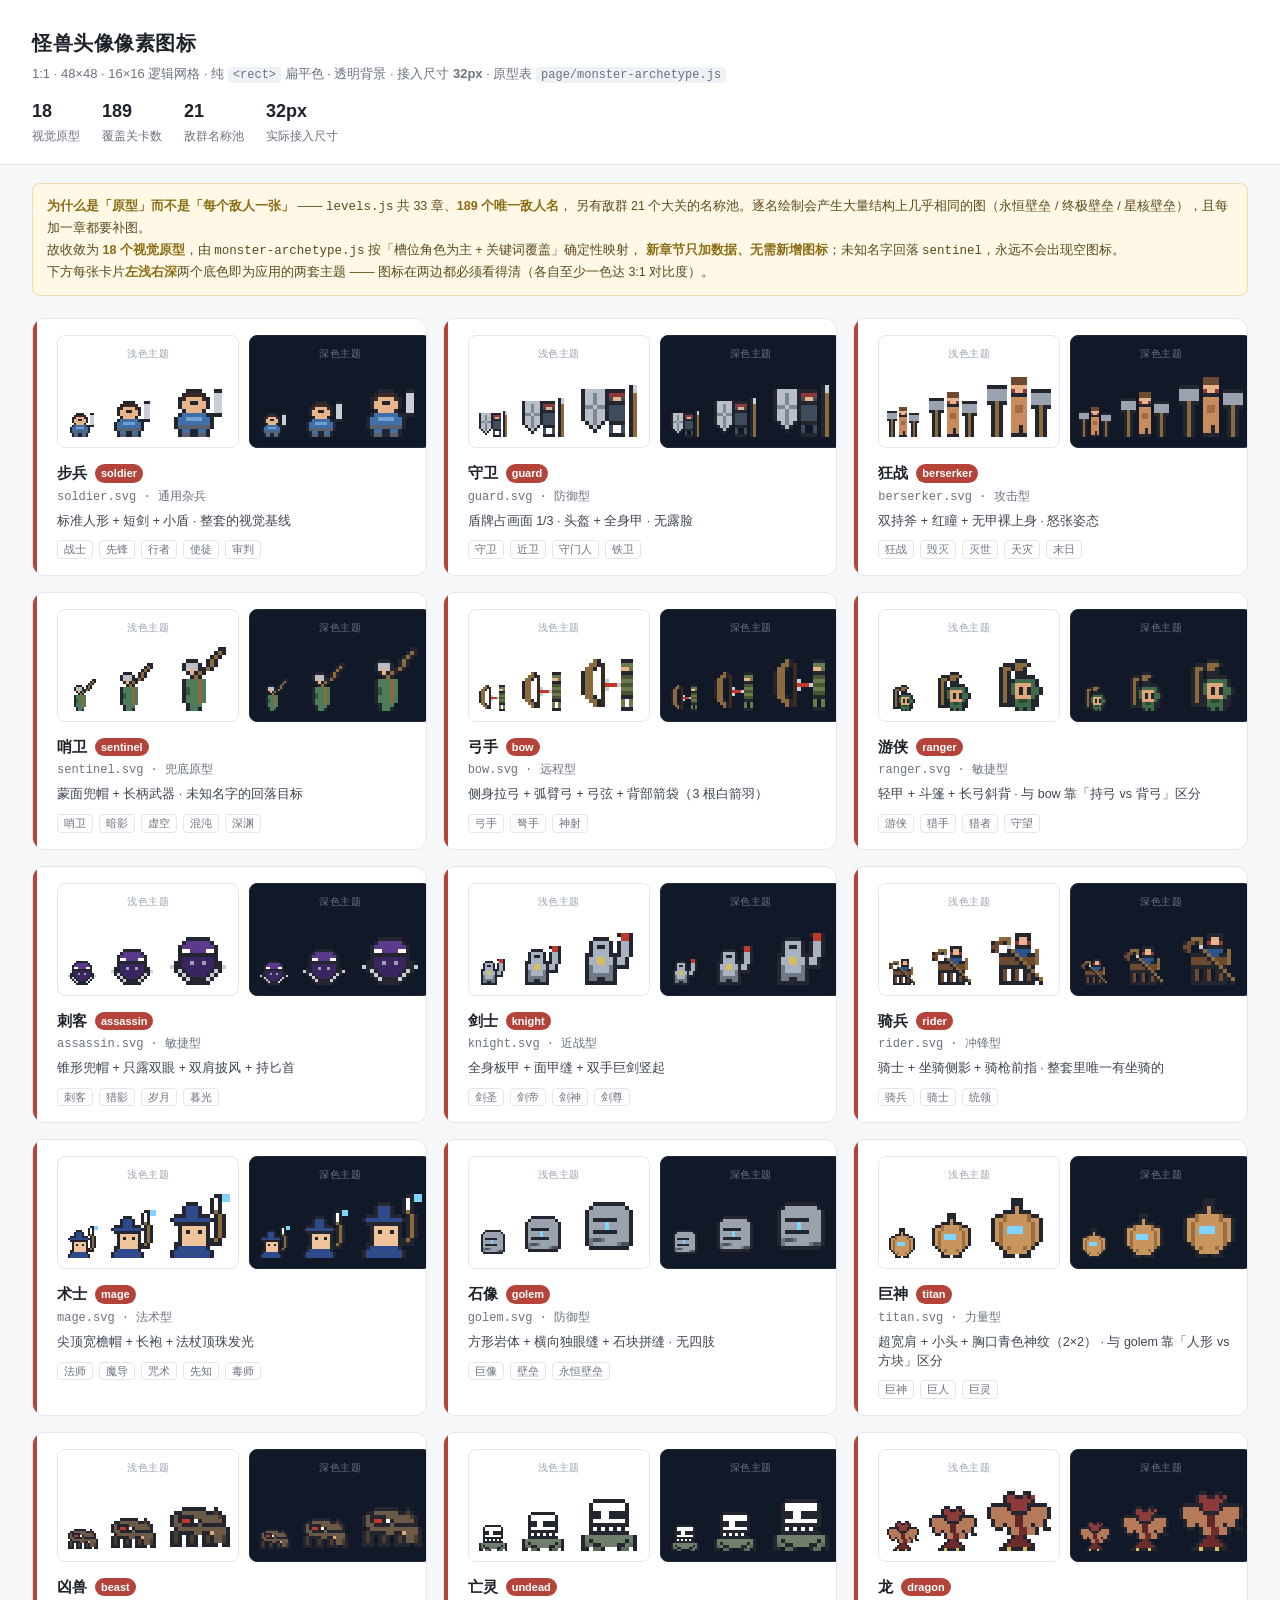
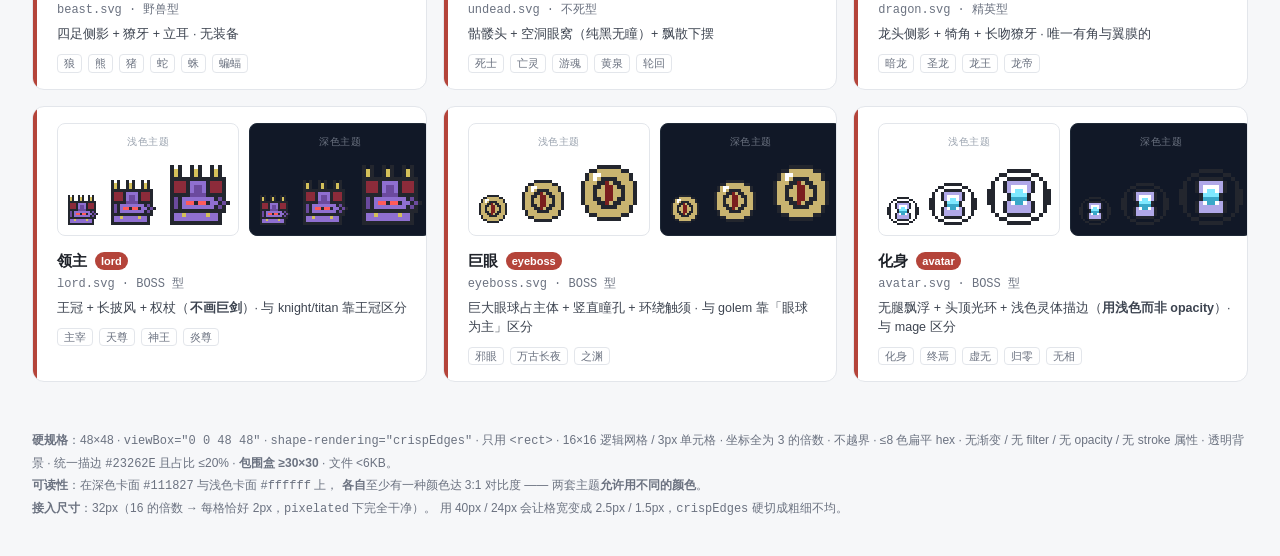
<file: page/media/monsters/preview.html>
<!DOCTYPE html>
<html lang="zh-CN">
<head>
<meta charset="UTF-8">
<title>怪兽头像像素图标 · 预览</title>
<style>
  :root{
    --bg:#F6F7F9; --panel:#FFFFFF; --line:#E3E6EB; --text:#1E2229; --dim:#6B7280;
    --dark:#111827; --accent:#B4443A;
  }
  *{box-sizing:border-box}
  body{margin:0;background:var(--bg);color:var(--text);
       font:14px/1.5 -apple-system,"Segoe UI","PingFang SC","Microsoft YaHei",sans-serif;}
  header{padding:28px 32px 18px;border-bottom:1px solid var(--line);background:var(--panel);}
  h1{margin:0 0 6px;font-size:20px;letter-spacing:.5px}
  header p{margin:0;color:var(--dim);font-size:13px}
  header code{background:#EEF1F5;padding:1px 5px;border-radius:4px;font-size:12px}
  .stats{display:flex;gap:22px;margin-top:14px;flex-wrap:wrap}
  .stat b{display:block;font-size:18px}
  .stat span{color:var(--dim);font-size:12px}
  .note{margin:18px 32px 0;padding:12px 14px;background:#FFF8E6;border:1px solid #F0DCA8;
        border-radius:8px;font-size:12.5px;color:#5A4A1E;line-height:1.7}
  .note b{color:#8A6B12}
  .grid{display:grid;grid-template-columns:repeat(auto-fill,minmax(300px,1fr));
        gap:16px;padding:22px 32px 48px}
  .card{background:var(--panel);border:1px solid var(--line);border-radius:12px;
        padding:16px;position:relative;overflow:hidden}
  .card::before{content:"";position:absolute;inset:0 auto 0 0;width:4px;background:var(--accent)}
  /* 双主题对照：图标必须在浅卡与深卡上都能看清 */
  .pair{display:flex;gap:10px;padding-left:8px}
  .theme{flex:1;border-radius:8px;padding:10px 8px;display:flex;flex-direction:column;
         align-items:center;gap:8px}
  .theme.light{background:#ffffff;border:1px solid var(--line)}
  .theme.dark{background:var(--dark);border:1px solid #1F2937}
  .theme .lbl{font-size:10px;letter-spacing:.5px;text-transform:uppercase}
  .theme.light .lbl{color:#9AA3AF}
  .theme.dark .lbl{color:#6B7280}
  .sizes{display:flex;align-items:flex-end;gap:10px;height:68px}
  .icon{flex:0 0 auto;line-height:0}
  img.px{image-rendering:pixelated}
  img.i32{width:32px;height:32px}
  img.i48{width:48px;height:48px}
  img.i64{width:64px;height:64px}
  .meta{margin-top:14px;padding-left:8px}
  .title{display:flex;align-items:center;gap:8px}
  .name{font-size:15px;font-weight:600}
  .aid{font-size:11px;font-weight:700;padding:1px 6px;border-radius:999px;
       color:#fff;background:var(--accent)}
  .sub{color:var(--dim);font-size:12px;margin-top:3px;
       font-family:ui-monospace,Consolas,monospace}
  .desc{font-size:12.5px;color:#3D4450;margin-top:6px}
  .hits{display:flex;gap:6px;margin-top:10px;padding-left:8px;flex-wrap:wrap}
  .hits span{font-size:11px;color:var(--dim);border:1px solid var(--line);
             border-radius:4px;padding:0 6px}
  footer{padding:0 32px 40px;color:var(--dim);font-size:12px;line-height:1.8}
</style>
</head>
<body>
<header>
  <h1>怪兽头像像素图标</h1>
  <p>1:1 · 48×48 · 16×16 逻辑网格 · 纯 <code>&lt;rect&gt;</code> 扁平色 · 透明背景 · 接入尺寸 <b>32px</b> · 原型表 <code>page/monster-archetype.js</code></p>
  <div class="stats">
    <div class="stat"><b>18</b><span>视觉原型</span></div>
    <div class="stat"><b>189</b><span>覆盖关卡数</span></div>
    <div class="stat"><b>21</b><span>敌群名称池</span></div>
    <div class="stat"><b>32px</b><span>实际接入尺寸</span></div>
  </div>
</header>

<div class="note">
  <b>为什么是「原型」而不是「每个敌人一张」</b> —— <code>levels.js</code> 共 33 章、<b>189 个唯一敌人名</b>，
  另有敌群 21 个大关的名称池。逐名绘制会产生大量结构上几乎相同的图（<code>永恒壁垒</code> / <code>终极壁垒</code> /
  <code>星核壁垒</code>），且每加一章都要补图。<br>
  故收敛为 <b>18 个视觉原型</b>，由 <code>monster-archetype.js</code> 按「槽位角色为主 + 关键词覆盖」确定性映射，
  <b>新章节只加数据、无需新增图标</b>；未知名字回落 <code>sentinel</code>，永远不会出现空图标。<br>
  下方每张卡片<b>左浅右深</b>两个底色即为应用的两套主题 —— 图标在两边都必须看得清（各自至少一色达 3:1 对比度）。
</div>

<div class="grid">

  <div class="card">
    <div class="pair">
      <div class="theme light"><span class="lbl">浅色主题</span>
        <div class="sizes">
          <div class="icon"><img class="px i32" src="soldier.svg" width="32" height="32" alt=""></div>
          <div class="icon"><img class="px i48" src="soldier.svg" width="48" height="48" alt=""></div>
          <div class="icon"><img class="px i64" src="soldier.svg" width="64" height="64" alt=""></div>
        </div>
      </div>
      <div class="theme dark"><span class="lbl">深色主题</span>
        <div class="sizes">
          <div class="icon"><img class="px i32" src="soldier.svg" width="32" height="32" alt=""></div>
          <div class="icon"><img class="px i48" src="soldier.svg" width="48" height="48" alt=""></div>
          <div class="icon"><img class="px i64" src="soldier.svg" width="64" height="64" alt=""></div>
        </div>
      </div>
    </div>
    <div class="meta">
      <div class="title"><span class="name">步兵</span><span class="aid">soldier</span></div>
      <div class="sub">soldier.svg · 通用杂兵</div>
      <div class="desc">标准人形 + 短剑 + 小盾 · 整套的视觉基线</div>
    </div>
    <div class="hits"><span>战士</span><span>先锋</span><span>行者</span><span>使徒</span><span>审判</span></div>
  </div>

  <div class="card">
    <div class="pair">
      <div class="theme light"><span class="lbl">浅色主题</span>
        <div class="sizes">
          <div class="icon"><img class="px i32" src="guard.svg" width="32" height="32" alt=""></div>
          <div class="icon"><img class="px i48" src="guard.svg" width="48" height="48" alt=""></div>
          <div class="icon"><img class="px i64" src="guard.svg" width="64" height="64" alt=""></div>
        </div>
      </div>
      <div class="theme dark"><span class="lbl">深色主题</span>
        <div class="sizes">
          <div class="icon"><img class="px i32" src="guard.svg" width="32" height="32" alt=""></div>
          <div class="icon"><img class="px i48" src="guard.svg" width="48" height="48" alt=""></div>
          <div class="icon"><img class="px i64" src="guard.svg" width="64" height="64" alt=""></div>
        </div>
      </div>
    </div>
    <div class="meta">
      <div class="title"><span class="name">守卫</span><span class="aid">guard</span></div>
      <div class="sub">guard.svg · 防御型</div>
      <div class="desc">盾牌占画面 1/3 · 头盔 + 全身甲 · 无露脸</div>
    </div>
    <div class="hits"><span>守卫</span><span>近卫</span><span>守门人</span><span>铁卫</span></div>
  </div>

  <div class="card">
    <div class="pair">
      <div class="theme light"><span class="lbl">浅色主题</span>
        <div class="sizes">
          <div class="icon"><img class="px i32" src="berserker.svg" width="32" height="32" alt=""></div>
          <div class="icon"><img class="px i48" src="berserker.svg" width="48" height="48" alt=""></div>
          <div class="icon"><img class="px i64" src="berserker.svg" width="64" height="64" alt=""></div>
        </div>
      </div>
      <div class="theme dark"><span class="lbl">深色主题</span>
        <div class="sizes">
          <div class="icon"><img class="px i32" src="berserker.svg" width="32" height="32" alt=""></div>
          <div class="icon"><img class="px i48" src="berserker.svg" width="48" height="48" alt=""></div>
          <div class="icon"><img class="px i64" src="berserker.svg" width="64" height="64" alt=""></div>
        </div>
      </div>
    </div>
    <div class="meta">
      <div class="title"><span class="name">狂战</span><span class="aid">berserker</span></div>
      <div class="sub">berserker.svg · 攻击型</div>
      <div class="desc">双持斧 + 红瞳 + 无甲裸上身 · 怒张姿态</div>
    </div>
    <div class="hits"><span>狂战</span><span>毁灭</span><span>灭世</span><span>天灾</span><span>末日</span></div>
  </div>

  <div class="card">
    <div class="pair">
      <div class="theme light"><span class="lbl">浅色主题</span>
        <div class="sizes">
          <div class="icon"><img class="px i32" src="sentinel.svg" width="32" height="32" alt=""></div>
          <div class="icon"><img class="px i48" src="sentinel.svg" width="48" height="48" alt=""></div>
          <div class="icon"><img class="px i64" src="sentinel.svg" width="64" height="64" alt=""></div>
        </div>
      </div>
      <div class="theme dark"><span class="lbl">深色主题</span>
        <div class="sizes">
          <div class="icon"><img class="px i32" src="sentinel.svg" width="32" height="32" alt=""></div>
          <div class="icon"><img class="px i48" src="sentinel.svg" width="48" height="48" alt=""></div>
          <div class="icon"><img class="px i64" src="sentinel.svg" width="64" height="64" alt=""></div>
        </div>
      </div>
    </div>
    <div class="meta">
      <div class="title"><span class="name">哨卫</span><span class="aid">sentinel</span></div>
      <div class="sub">sentinel.svg · 兜底原型</div>
      <div class="desc">蒙面兜帽 + 长柄武器 · 未知名字的回落目标</div>
    </div>
    <div class="hits"><span>哨卫</span><span>暗影</span><span>虚空</span><span>混沌</span><span>深渊</span></div>
  </div>

  <div class="card">
    <div class="pair">
      <div class="theme light"><span class="lbl">浅色主题</span>
        <div class="sizes">
          <div class="icon"><img class="px i32" src="bow.svg" width="32" height="32" alt=""></div>
          <div class="icon"><img class="px i48" src="bow.svg" width="48" height="48" alt=""></div>
          <div class="icon"><img class="px i64" src="bow.svg" width="64" height="64" alt=""></div>
        </div>
      </div>
      <div class="theme dark"><span class="lbl">深色主题</span>
        <div class="sizes">
          <div class="icon"><img class="px i32" src="bow.svg" width="32" height="32" alt=""></div>
          <div class="icon"><img class="px i48" src="bow.svg" width="48" height="48" alt=""></div>
          <div class="icon"><img class="px i64" src="bow.svg" width="64" height="64" alt=""></div>
        </div>
      </div>
    </div>
    <div class="meta">
      <div class="title"><span class="name">弓手</span><span class="aid">bow</span></div>
      <div class="sub">bow.svg · 远程型</div>
      <div class="desc">侧身拉弓 + 弧臂弓 + 弓弦 + 背部箭袋（3 根白箭羽）</div>
    </div>
    <div class="hits"><span>弓手</span><span>弩手</span><span>神射</span></div>
  </div>

  <div class="card">
    <div class="pair">
      <div class="theme light"><span class="lbl">浅色主题</span>
        <div class="sizes">
          <div class="icon"><img class="px i32" src="ranger.svg" width="32" height="32" alt=""></div>
          <div class="icon"><img class="px i48" src="ranger.svg" width="48" height="48" alt=""></div>
          <div class="icon"><img class="px i64" src="ranger.svg" width="64" height="64" alt=""></div>
        </div>
      </div>
      <div class="theme dark"><span class="lbl">深色主题</span>
        <div class="sizes">
          <div class="icon"><img class="px i32" src="ranger.svg" width="32" height="32" alt=""></div>
          <div class="icon"><img class="px i48" src="ranger.svg" width="48" height="48" alt=""></div>
          <div class="icon"><img class="px i64" src="ranger.svg" width="64" height="64" alt=""></div>
        </div>
      </div>
    </div>
    <div class="meta">
      <div class="title"><span class="name">游侠</span><span class="aid">ranger</span></div>
      <div class="sub">ranger.svg · 敏捷型</div>
      <div class="desc">轻甲 + 斗篷 + 长弓斜背 · 与 bow 靠「持弓 vs 背弓」区分</div>
    </div>
    <div class="hits"><span>游侠</span><span>猎手</span><span>猎者</span><span>守望</span></div>
  </div>

  <div class="card">
    <div class="pair">
      <div class="theme light"><span class="lbl">浅色主题</span>
        <div class="sizes">
          <div class="icon"><img class="px i32" src="assassin.svg" width="32" height="32" alt=""></div>
          <div class="icon"><img class="px i48" src="assassin.svg" width="48" height="48" alt=""></div>
          <div class="icon"><img class="px i64" src="assassin.svg" width="64" height="64" alt=""></div>
        </div>
      </div>
      <div class="theme dark"><span class="lbl">深色主题</span>
        <div class="sizes">
          <div class="icon"><img class="px i32" src="assassin.svg" width="32" height="32" alt=""></div>
          <div class="icon"><img class="px i48" src="assassin.svg" width="48" height="48" alt=""></div>
          <div class="icon"><img class="px i64" src="assassin.svg" width="64" height="64" alt=""></div>
        </div>
      </div>
    </div>
    <div class="meta">
      <div class="title"><span class="name">刺客</span><span class="aid">assassin</span></div>
      <div class="sub">assassin.svg · 敏捷型</div>
      <div class="desc">锥形兜帽 + 只露双眼 + 双肩披风 + 持匕首</div>
    </div>
    <div class="hits"><span>刺客</span><span>猎影</span><span>岁月</span><span>暮光</span></div>
  </div>

  <div class="card">
    <div class="pair">
      <div class="theme light"><span class="lbl">浅色主题</span>
        <div class="sizes">
          <div class="icon"><img class="px i32" src="knight.svg" width="32" height="32" alt=""></div>
          <div class="icon"><img class="px i48" src="knight.svg" width="48" height="48" alt=""></div>
          <div class="icon"><img class="px i64" src="knight.svg" width="64" height="64" alt=""></div>
        </div>
      </div>
      <div class="theme dark"><span class="lbl">深色主题</span>
        <div class="sizes">
          <div class="icon"><img class="px i32" src="knight.svg" width="32" height="32" alt=""></div>
          <div class="icon"><img class="px i48" src="knight.svg" width="48" height="48" alt=""></div>
          <div class="icon"><img class="px i64" src="knight.svg" width="64" height="64" alt=""></div>
        </div>
      </div>
    </div>
    <div class="meta">
      <div class="title"><span class="name">剑士</span><span class="aid">knight</span></div>
      <div class="sub">knight.svg · 近战型</div>
      <div class="desc">全身板甲 + 面甲缝 + 双手巨剑竖起</div>
    </div>
    <div class="hits"><span>剑圣</span><span>剑帝</span><span>剑神</span><span>剑尊</span></div>
  </div>

  <div class="card">
    <div class="pair">
      <div class="theme light"><span class="lbl">浅色主题</span>
        <div class="sizes">
          <div class="icon"><img class="px i32" src="rider.svg" width="32" height="32" alt=""></div>
          <div class="icon"><img class="px i48" src="rider.svg" width="48" height="48" alt=""></div>
          <div class="icon"><img class="px i64" src="rider.svg" width="64" height="64" alt=""></div>
        </div>
      </div>
      <div class="theme dark"><span class="lbl">深色主题</span>
        <div class="sizes">
          <div class="icon"><img class="px i32" src="rider.svg" width="32" height="32" alt=""></div>
          <div class="icon"><img class="px i48" src="rider.svg" width="48" height="48" alt=""></div>
          <div class="icon"><img class="px i64" src="rider.svg" width="64" height="64" alt=""></div>
        </div>
      </div>
    </div>
    <div class="meta">
      <div class="title"><span class="name">骑兵</span><span class="aid">rider</span></div>
      <div class="sub">rider.svg · 冲锋型</div>
      <div class="desc">骑士 + 坐骑侧影 + 骑枪前指 · 整套里唯一有坐骑的</div>
    </div>
    <div class="hits"><span>骑兵</span><span>骑士</span><span>统领</span></div>
  </div>

  <div class="card">
    <div class="pair">
      <div class="theme light"><span class="lbl">浅色主题</span>
        <div class="sizes">
          <div class="icon"><img class="px i32" src="mage.svg" width="32" height="32" alt=""></div>
          <div class="icon"><img class="px i48" src="mage.svg" width="48" height="48" alt=""></div>
          <div class="icon"><img class="px i64" src="mage.svg" width="64" height="64" alt=""></div>
        </div>
      </div>
      <div class="theme dark"><span class="lbl">深色主题</span>
        <div class="sizes">
          <div class="icon"><img class="px i32" src="mage.svg" width="32" height="32" alt=""></div>
          <div class="icon"><img class="px i48" src="mage.svg" width="48" height="48" alt=""></div>
          <div class="icon"><img class="px i64" src="mage.svg" width="64" height="64" alt=""></div>
        </div>
      </div>
    </div>
    <div class="meta">
      <div class="title"><span class="name">术士</span><span class="aid">mage</span></div>
      <div class="sub">mage.svg · 法术型</div>
      <div class="desc">尖顶宽檐帽 + 长袍 + 法杖顶珠发光</div>
    </div>
    <div class="hits"><span>法师</span><span>魔导</span><span>咒术</span><span>先知</span><span>毒师</span></div>
  </div>

  <div class="card">
    <div class="pair">
      <div class="theme light"><span class="lbl">浅色主题</span>
        <div class="sizes">
          <div class="icon"><img class="px i32" src="golem.svg" width="32" height="32" alt=""></div>
          <div class="icon"><img class="px i48" src="golem.svg" width="48" height="48" alt=""></div>
          <div class="icon"><img class="px i64" src="golem.svg" width="64" height="64" alt=""></div>
        </div>
      </div>
      <div class="theme dark"><span class="lbl">深色主题</span>
        <div class="sizes">
          <div class="icon"><img class="px i32" src="golem.svg" width="32" height="32" alt=""></div>
          <div class="icon"><img class="px i48" src="golem.svg" width="48" height="48" alt=""></div>
          <div class="icon"><img class="px i64" src="golem.svg" width="64" height="64" alt=""></div>
        </div>
      </div>
    </div>
    <div class="meta">
      <div class="title"><span class="name">石像</span><span class="aid">golem</span></div>
      <div class="sub">golem.svg · 防御型</div>
      <div class="desc">方形岩体 + 横向独眼缝 + 石块拼缝 · 无四肢</div>
    </div>
    <div class="hits"><span>巨像</span><span>壁垒</span><span>永恒壁垒</span></div>
  </div>

  <div class="card">
    <div class="pair">
      <div class="theme light"><span class="lbl">浅色主题</span>
        <div class="sizes">
          <div class="icon"><img class="px i32" src="titan.svg" width="32" height="32" alt=""></div>
          <div class="icon"><img class="px i48" src="titan.svg" width="48" height="48" alt=""></div>
          <div class="icon"><img class="px i64" src="titan.svg" width="64" height="64" alt=""></div>
        </div>
      </div>
      <div class="theme dark"><span class="lbl">深色主题</span>
        <div class="sizes">
          <div class="icon"><img class="px i32" src="titan.svg" width="32" height="32" alt=""></div>
          <div class="icon"><img class="px i48" src="titan.svg" width="48" height="48" alt=""></div>
          <div class="icon"><img class="px i64" src="titan.svg" width="64" height="64" alt=""></div>
        </div>
      </div>
    </div>
    <div class="meta">
      <div class="title"><span class="name">巨神</span><span class="aid">titan</span></div>
      <div class="sub">titan.svg · 力量型</div>
      <div class="desc">超宽肩 + 小头 + 胸口青色神纹（2×2） · 与 golem 靠「人形 vs 方块」区分</div>
    </div>
    <div class="hits"><span>巨神</span><span>巨人</span><span>巨灵</span></div>
  </div>

  <div class="card">
    <div class="pair">
      <div class="theme light"><span class="lbl">浅色主题</span>
        <div class="sizes">
          <div class="icon"><img class="px i32" src="beast.svg" width="32" height="32" alt=""></div>
          <div class="icon"><img class="px i48" src="beast.svg" width="48" height="48" alt=""></div>
          <div class="icon"><img class="px i64" src="beast.svg" width="64" height="64" alt=""></div>
        </div>
      </div>
      <div class="theme dark"><span class="lbl">深色主题</span>
        <div class="sizes">
          <div class="icon"><img class="px i32" src="beast.svg" width="32" height="32" alt=""></div>
          <div class="icon"><img class="px i48" src="beast.svg" width="48" height="48" alt=""></div>
          <div class="icon"><img class="px i64" src="beast.svg" width="64" height="64" alt=""></div>
        </div>
      </div>
    </div>
    <div class="meta">
      <div class="title"><span class="name">凶兽</span><span class="aid">beast</span></div>
      <div class="sub">beast.svg · 野兽型</div>
      <div class="desc">四足侧影 + 獠牙 + 立耳 · 无装备</div>
    </div>
    <div class="hits"><span>狼</span><span>熊</span><span>猪</span><span>蛇</span><span>蛛</span><span>蝙蝠</span></div>
  </div>

  <div class="card">
    <div class="pair">
      <div class="theme light"><span class="lbl">浅色主题</span>
        <div class="sizes">
          <div class="icon"><img class="px i32" src="undead.svg" width="32" height="32" alt=""></div>
          <div class="icon"><img class="px i48" src="undead.svg" width="48" height="48" alt=""></div>
          <div class="icon"><img class="px i64" src="undead.svg" width="64" height="64" alt=""></div>
        </div>
      </div>
      <div class="theme dark"><span class="lbl">深色主题</span>
        <div class="sizes">
          <div class="icon"><img class="px i32" src="undead.svg" width="32" height="32" alt=""></div>
          <div class="icon"><img class="px i48" src="undead.svg" width="48" height="48" alt=""></div>
          <div class="icon"><img class="px i64" src="undead.svg" width="64" height="64" alt=""></div>
        </div>
      </div>
    </div>
    <div class="meta">
      <div class="title"><span class="name">亡灵</span><span class="aid">undead</span></div>
      <div class="sub">undead.svg · 不死型</div>
      <div class="desc">骷髅头 + 空洞眼窝（纯黑无瞳）+ 飘散下摆</div>
    </div>
    <div class="hits"><span>死士</span><span>亡灵</span><span>游魂</span><span>黄泉</span><span>轮回</span></div>
  </div>

  <div class="card">
    <div class="pair">
      <div class="theme light"><span class="lbl">浅色主题</span>
        <div class="sizes">
          <div class="icon"><img class="px i32" src="dragon.svg" width="32" height="32" alt=""></div>
          <div class="icon"><img class="px i48" src="dragon.svg" width="48" height="48" alt=""></div>
          <div class="icon"><img class="px i64" src="dragon.svg" width="64" height="64" alt=""></div>
        </div>
      </div>
      <div class="theme dark"><span class="lbl">深色主题</span>
        <div class="sizes">
          <div class="icon"><img class="px i32" src="dragon.svg" width="32" height="32" alt=""></div>
          <div class="icon"><img class="px i48" src="dragon.svg" width="48" height="48" alt=""></div>
          <div class="icon"><img class="px i64" src="dragon.svg" width="64" height="64" alt=""></div>
        </div>
      </div>
    </div>
    <div class="meta">
      <div class="title"><span class="name">龙</span><span class="aid">dragon</span></div>
      <div class="sub">dragon.svg · 精英型</div>
      <div class="desc">龙头侧影 + 犄角 + 长吻獠牙 · 唯一有角与翼膜的</div>
    </div>
    <div class="hits"><span>暗龙</span><span>圣龙</span><span>龙王</span><span>龙帝</span></div>
  </div>

  <div class="card">
    <div class="pair">
      <div class="theme light"><span class="lbl">浅色主题</span>
        <div class="sizes">
          <div class="icon"><img class="px i32" src="lord.svg" width="32" height="32" alt=""></div>
          <div class="icon"><img class="px i48" src="lord.svg" width="48" height="48" alt=""></div>
          <div class="icon"><img class="px i64" src="lord.svg" width="64" height="64" alt=""></div>
        </div>
      </div>
      <div class="theme dark"><span class="lbl">深色主题</span>
        <div class="sizes">
          <div class="icon"><img class="px i32" src="lord.svg" width="32" height="32" alt=""></div>
          <div class="icon"><img class="px i48" src="lord.svg" width="48" height="48" alt=""></div>
          <div class="icon"><img class="px i64" src="lord.svg" width="64" height="64" alt=""></div>
        </div>
      </div>
    </div>
    <div class="meta">
      <div class="title"><span class="name">领主</span><span class="aid">lord</span></div>
      <div class="sub">lord.svg · BOSS 型</div>
      <div class="desc">王冠 + 长披风 + 权杖（<b>不画巨剑</b>）· 与 knight/titan 靠王冠区分</div>
    </div>
    <div class="hits"><span>主宰</span><span>天尊</span><span>神王</span><span>炎尊</span></div>
  </div>

  <div class="card">
    <div class="pair">
      <div class="theme light"><span class="lbl">浅色主题</span>
        <div class="sizes">
          <div class="icon"><img class="px i32" src="eyeboss.svg" width="32" height="32" alt=""></div>
          <div class="icon"><img class="px i48" src="eyeboss.svg" width="48" height="48" alt=""></div>
          <div class="icon"><img class="px i64" src="eyeboss.svg" width="64" height="64" alt=""></div>
        </div>
      </div>
      <div class="theme dark"><span class="lbl">深色主题</span>
        <div class="sizes">
          <div class="icon"><img class="px i32" src="eyeboss.svg" width="32" height="32" alt=""></div>
          <div class="icon"><img class="px i48" src="eyeboss.svg" width="48" height="48" alt=""></div>
          <div class="icon"><img class="px i64" src="eyeboss.svg" width="64" height="64" alt=""></div>
        </div>
      </div>
    </div>
    <div class="meta">
      <div class="title"><span class="name">巨眼</span><span class="aid">eyeboss</span></div>
      <div class="sub">eyeboss.svg · BOSS 型</div>
      <div class="desc">巨大眼球占主体 + 竖直瞳孔 + 环绕触须 · 与 golem 靠「眼球为主」区分</div>
    </div>
    <div class="hits"><span>邪眼</span><span>万古长夜</span><span>之渊</span></div>
  </div>

  <div class="card">
    <div class="pair">
      <div class="theme light"><span class="lbl">浅色主题</span>
        <div class="sizes">
          <div class="icon"><img class="px i32" src="avatar.svg" width="32" height="32" alt=""></div>
          <div class="icon"><img class="px i48" src="avatar.svg" width="48" height="48" alt=""></div>
          <div class="icon"><img class="px i64" src="avatar.svg" width="64" height="64" alt=""></div>
        </div>
      </div>
      <div class="theme dark"><span class="lbl">深色主题</span>
        <div class="sizes">
          <div class="icon"><img class="px i32" src="avatar.svg" width="32" height="32" alt=""></div>
          <div class="icon"><img class="px i48" src="avatar.svg" width="48" height="48" alt=""></div>
          <div class="icon"><img class="px i64" src="avatar.svg" width="64" height="64" alt=""></div>
        </div>
      </div>
    </div>
    <div class="meta">
      <div class="title"><span class="name">化身</span><span class="aid">avatar</span></div>
      <div class="sub">avatar.svg · BOSS 型</div>
      <div class="desc">无腿飘浮 + 头顶光环 + 浅色灵体描边（<b>用浅色而非 opacity</b>）· 与 mage 区分</div>
    </div>
    <div class="hits"><span>化身</span><span>终焉</span><span>虚无</span><span>归零</span><span>无相</span></div>
  </div>

</div>

<footer>
  <b>硬规格</b>：48×48 · <code>viewBox="0 0 48 48"</code> · <code>shape-rendering="crispEdges"</code> ·
  只用 <code>&lt;rect&gt;</code> · 16×16 逻辑网格 / 3px 单元格 · 坐标全为 3 的倍数 · 不越界 ·
  ≤8 色扁平 hex · 无渐变 / 无 filter / 无 opacity / 无 stroke 属性 · 透明背景 ·
  统一描边 <code>#23262E</code> 且占比 ≤20% · <b>包围盒 ≥30×30</b> · 文件 &lt;6KB。<br>
  <b>可读性</b>：在深色卡面 <code>#111827</code> 与浅色卡面 <code>#ffffff</code> 上，
  <b>各自</b>至少有一种颜色达 3:1 对比度 —— 两套主题<b>允许用不同的颜色</b>。<br>
  <b>接入尺寸</b>：32px（16 的倍数 → 每格恰好 2px，<code>pixelated</code> 下完全干净）。
  用 40px / 24px 会让格宽变成 2.5px / 1.5px，<code>crispEdges</code> 硬切成粗细不均。
</footer>
</body>
</html>
</file>
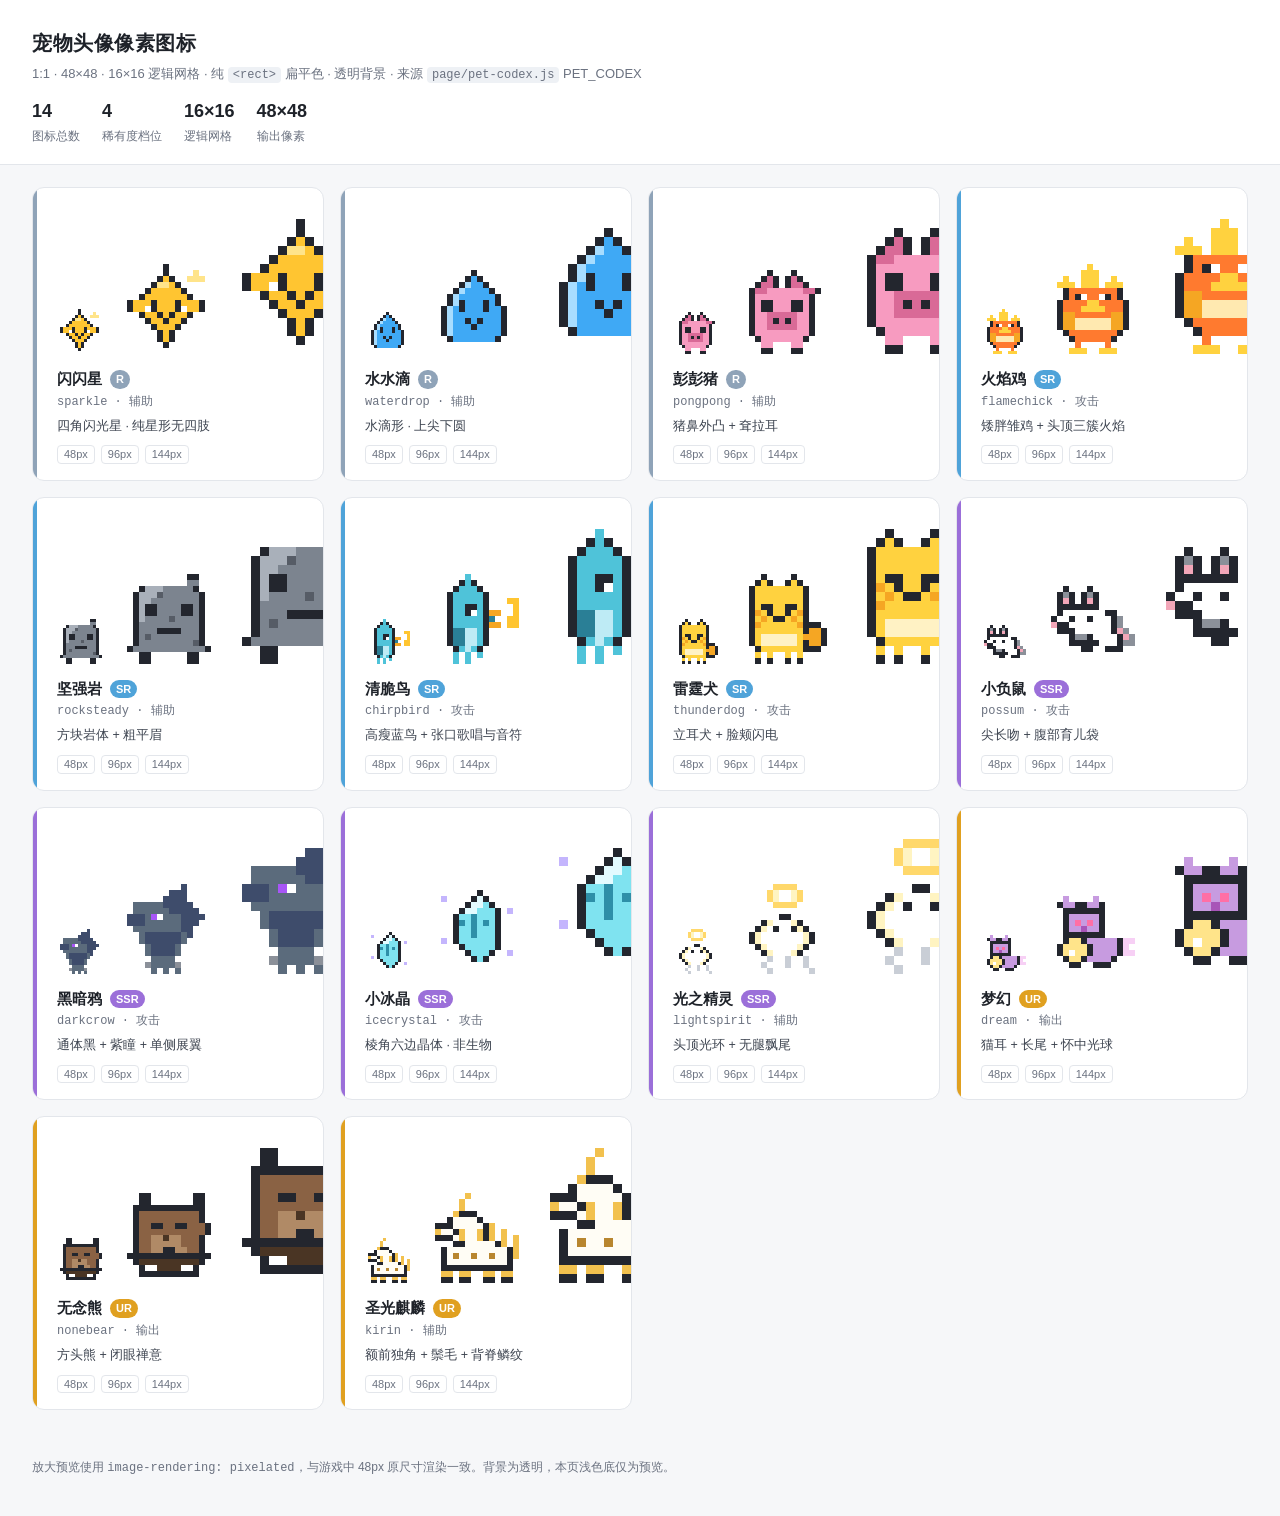
<file: page/media/pets/preview.html>
<!DOCTYPE html>
<html lang="zh-CN">
<head>
<meta charset="UTF-8">
<title>宠物头像像素图标 · 预览</title>
<style>
  :root{
    --bg:#F6F7F9; --panel:#FFFFFF; --line:#E3E6EB; --text:#1E2229; --dim:#6B7280;
    --r:#8FA3B8; --sr:#4FA3D9; --ssr:#9B6FD9; --ur:#E0A020;
  }
  *{box-sizing:border-box}
  body{margin:0;background:var(--bg);color:var(--text);
       font:14px/1.5 -apple-system,"Segoe UI","PingFang SC","Microsoft YaHei",sans-serif;}
  header{padding:28px 32px 18px;border-bottom:1px solid var(--line);background:var(--panel);}
  h1{margin:0 0 6px;font-size:20px;letter-spacing:.5px}
  header p{margin:0;color:var(--dim);font-size:13px}
  header code{background:#EEF1F5;padding:1px 5px;border-radius:4px;font-size:12px}
  .stats{display:flex;gap:22px;margin-top:14px;flex-wrap:wrap}
  .stat b{display:block;font-size:18px}
  .stat span{color:var(--dim);font-size:12px}
  .grid{display:grid;grid-template-columns:repeat(auto-fill,minmax(268px,1fr));
        gap:16px;padding:22px 32px 48px}
  .card{background:var(--panel);border:1px solid var(--line);border-radius:12px;
        padding:16px;position:relative;overflow:hidden}
  .card::before{content:"";position:absolute;inset:0 auto 0 0;width:4px}
  .r-R::before{background:var(--r)} .r-SR::before{background:var(--sr)}
  .r-SSR::before{background:var(--ssr)} .r-UR::before{background:var(--ur)}
  .sizes{display:flex;align-items:flex-end;gap:16px;height:150px;padding-left:8px}
  .icon{flex:0 0 auto;line-height:0}
  img.px{image-rendering:pixelated}
  img.i48{width:48px;height:48px}
  img.i96{width:96px;height:96px}
  img.i144{width:144px;height:144px}
  .meta{margin-top:14px;padding-left:8px}
  .title{display:flex;align-items:center;gap:8px}
  .name{font-size:15px;font-weight:600}
  .rar{font-size:11px;font-weight:700;padding:1px 6px;border-radius:999px;color:#fff}
  .rar-R{background:var(--r)} .rar-SR{background:var(--sr)}
  .rar-SSR{background:var(--ssr)} .rar-UR{background:var(--ur)}
  .sub{color:var(--dim);font-size:12px;margin-top:2px;font-family:ui-monospace,Consolas,monospace}
  .desc{font-size:12.5px;color:#3D4450;margin-top:6px}
  .chips{display:flex;gap:6px;margin-top:10px;padding-left:8px}
  .chips span{font-size:11px;color:var(--dim);border:1px solid var(--line);
              border-radius:4px;padding:0 6px}
  footer{padding:0 32px 40px;color:var(--dim);font-size:12px}
</style>
</head>
<body>
<header>
  <h1>宠物头像像素图标</h1>
  <p>1:1 · 48×48 · 16×16 逻辑网格 · 纯 <code>&lt;rect&gt;</code> 扁平色 · 透明背景 · 来源 <code>page/pet-codex.js</code> PET_CODEX</p>
  <div class="stats">
    <div class="stat"><b>14</b><span>图标总数</span></div>
    <div class="stat"><b>4</b><span>稀有度档位</span></div>
    <div class="stat"><b>16×16</b><span>逻辑网格</span></div>
    <div class="stat"><b>48×48</b><span>输出像素</span></div>
  </div>
</header>
<div class="grid">
<div class="card r-R">
      <div class="sizes">
        <div class="icon"><img class="px i48" src="sparkle.svg" width="48" height="48" alt="闪闪星"></div>
        <div class="icon"><img class="px i96" src="sparkle.svg" width="96" height="96" alt="闪闪星"></div>
        <div class="icon"><img class="px i144" src="sparkle.svg" width="144" height="144" alt="闪闪星"></div>
      </div>
      <div class="meta">
        <div class="title"><span class="name">闪闪星</span><span class="rar rar-R">R</span></div>
        <div class="sub">sparkle · 辅助</div>
        <div class="desc">四角闪光星 · 纯星形无四肢</div>
      </div>
      <div class="chips"><span>48px</span><span>96px</span><span>144px</span></div>
    </div>
<div class="card r-R">
      <div class="sizes">
        <div class="icon"><img class="px i48" src="waterdrop.svg" width="48" height="48" alt="水水滴"></div>
        <div class="icon"><img class="px i96" src="waterdrop.svg" width="96" height="96" alt="水水滴"></div>
        <div class="icon"><img class="px i144" src="waterdrop.svg" width="144" height="144" alt="水水滴"></div>
      </div>
      <div class="meta">
        <div class="title"><span class="name">水水滴</span><span class="rar rar-R">R</span></div>
        <div class="sub">waterdrop · 辅助</div>
        <div class="desc">水滴形 · 上尖下圆</div>
      </div>
      <div class="chips"><span>48px</span><span>96px</span><span>144px</span></div>
    </div>
<div class="card r-R">
      <div class="sizes">
        <div class="icon"><img class="px i48" src="pongpong.svg" width="48" height="48" alt="彭彭猪"></div>
        <div class="icon"><img class="px i96" src="pongpong.svg" width="96" height="96" alt="彭彭猪"></div>
        <div class="icon"><img class="px i144" src="pongpong.svg" width="144" height="144" alt="彭彭猪"></div>
      </div>
      <div class="meta">
        <div class="title"><span class="name">彭彭猪</span><span class="rar rar-R">R</span></div>
        <div class="sub">pongpong · 辅助</div>
        <div class="desc">猪鼻外凸 + 耷拉耳</div>
      </div>
      <div class="chips"><span>48px</span><span>96px</span><span>144px</span></div>
    </div>
<div class="card r-SR">
      <div class="sizes">
        <div class="icon"><img class="px i48" src="flamechick.svg" width="48" height="48" alt="火焰鸡"></div>
        <div class="icon"><img class="px i96" src="flamechick.svg" width="96" height="96" alt="火焰鸡"></div>
        <div class="icon"><img class="px i144" src="flamechick.svg" width="144" height="144" alt="火焰鸡"></div>
      </div>
      <div class="meta">
        <div class="title"><span class="name">火焰鸡</span><span class="rar rar-SR">SR</span></div>
        <div class="sub">flamechick · 攻击</div>
        <div class="desc">矮胖雏鸡 + 头顶三簇火焰</div>
      </div>
      <div class="chips"><span>48px</span><span>96px</span><span>144px</span></div>
    </div>
<div class="card r-SR">
      <div class="sizes">
        <div class="icon"><img class="px i48" src="rocksteady.svg" width="48" height="48" alt="坚强岩"></div>
        <div class="icon"><img class="px i96" src="rocksteady.svg" width="96" height="96" alt="坚强岩"></div>
        <div class="icon"><img class="px i144" src="rocksteady.svg" width="144" height="144" alt="坚强岩"></div>
      </div>
      <div class="meta">
        <div class="title"><span class="name">坚强岩</span><span class="rar rar-SR">SR</span></div>
        <div class="sub">rocksteady · 辅助</div>
        <div class="desc">方块岩体 + 粗平眉</div>
      </div>
      <div class="chips"><span>48px</span><span>96px</span><span>144px</span></div>
    </div>
<div class="card r-SR">
      <div class="sizes">
        <div class="icon"><img class="px i48" src="chirpbird.svg" width="48" height="48" alt="清脆鸟"></div>
        <div class="icon"><img class="px i96" src="chirpbird.svg" width="96" height="96" alt="清脆鸟"></div>
        <div class="icon"><img class="px i144" src="chirpbird.svg" width="144" height="144" alt="清脆鸟"></div>
      </div>
      <div class="meta">
        <div class="title"><span class="name">清脆鸟</span><span class="rar rar-SR">SR</span></div>
        <div class="sub">chirpbird · 攻击</div>
        <div class="desc">高瘦蓝鸟 + 张口歌唱与音符</div>
      </div>
      <div class="chips"><span>48px</span><span>96px</span><span>144px</span></div>
    </div>
<div class="card r-SR">
      <div class="sizes">
        <div class="icon"><img class="px i48" src="thunderdog.svg" width="48" height="48" alt="雷霆犬"></div>
        <div class="icon"><img class="px i96" src="thunderdog.svg" width="96" height="96" alt="雷霆犬"></div>
        <div class="icon"><img class="px i144" src="thunderdog.svg" width="144" height="144" alt="雷霆犬"></div>
      </div>
      <div class="meta">
        <div class="title"><span class="name">雷霆犬</span><span class="rar rar-SR">SR</span></div>
        <div class="sub">thunderdog · 攻击</div>
        <div class="desc">立耳犬 + 脸颊闪电</div>
      </div>
      <div class="chips"><span>48px</span><span>96px</span><span>144px</span></div>
    </div>
<div class="card r-SSR">
      <div class="sizes">
        <div class="icon"><img class="px i48" src="possum.svg" width="48" height="48" alt="小负鼠"></div>
        <div class="icon"><img class="px i96" src="possum.svg" width="96" height="96" alt="小负鼠"></div>
        <div class="icon"><img class="px i144" src="possum.svg" width="144" height="144" alt="小负鼠"></div>
      </div>
      <div class="meta">
        <div class="title"><span class="name">小负鼠</span><span class="rar rar-SSR">SSR</span></div>
        <div class="sub">possum · 攻击</div>
        <div class="desc">尖长吻 + 腹部育儿袋</div>
      </div>
      <div class="chips"><span>48px</span><span>96px</span><span>144px</span></div>
    </div>
<div class="card r-SSR">
      <div class="sizes">
        <div class="icon"><img class="px i48" src="darkcrow.svg" width="48" height="48" alt="黑暗鸦"></div>
        <div class="icon"><img class="px i96" src="darkcrow.svg" width="96" height="96" alt="黑暗鸦"></div>
        <div class="icon"><img class="px i144" src="darkcrow.svg" width="144" height="144" alt="黑暗鸦"></div>
      </div>
      <div class="meta">
        <div class="title"><span class="name">黑暗鸦</span><span class="rar rar-SSR">SSR</span></div>
        <div class="sub">darkcrow · 攻击</div>
        <div class="desc">通体黑 + 紫瞳 + 单侧展翼</div>
      </div>
      <div class="chips"><span>48px</span><span>96px</span><span>144px</span></div>
    </div>
<div class="card r-SSR">
      <div class="sizes">
        <div class="icon"><img class="px i48" src="icecrystal.svg" width="48" height="48" alt="小冰晶"></div>
        <div class="icon"><img class="px i96" src="icecrystal.svg" width="96" height="96" alt="小冰晶"></div>
        <div class="icon"><img class="px i144" src="icecrystal.svg" width="144" height="144" alt="小冰晶"></div>
      </div>
      <div class="meta">
        <div class="title"><span class="name">小冰晶</span><span class="rar rar-SSR">SSR</span></div>
        <div class="sub">icecrystal · 攻击</div>
        <div class="desc">棱角六边晶体 · 非生物</div>
      </div>
      <div class="chips"><span>48px</span><span>96px</span><span>144px</span></div>
    </div>
<div class="card r-SSR">
      <div class="sizes">
        <div class="icon"><img class="px i48" src="lightspirit.svg" width="48" height="48" alt="光之精灵"></div>
        <div class="icon"><img class="px i96" src="lightspirit.svg" width="96" height="96" alt="光之精灵"></div>
        <div class="icon"><img class="px i144" src="lightspirit.svg" width="144" height="144" alt="光之精灵"></div>
      </div>
      <div class="meta">
        <div class="title"><span class="name">光之精灵</span><span class="rar rar-SSR">SSR</span></div>
        <div class="sub">lightspirit · 辅助</div>
        <div class="desc">头顶光环 + 无腿飘尾</div>
      </div>
      <div class="chips"><span>48px</span><span>96px</span><span>144px</span></div>
    </div>
<div class="card r-UR">
      <div class="sizes">
        <div class="icon"><img class="px i48" src="dream.svg" width="48" height="48" alt="梦幻"></div>
        <div class="icon"><img class="px i96" src="dream.svg" width="96" height="96" alt="梦幻"></div>
        <div class="icon"><img class="px i144" src="dream.svg" width="144" height="144" alt="梦幻"></div>
      </div>
      <div class="meta">
        <div class="title"><span class="name">梦幻</span><span class="rar rar-UR">UR</span></div>
        <div class="sub">dream · 输出</div>
        <div class="desc">猫耳 + 长尾 + 怀中光球</div>
      </div>
      <div class="chips"><span>48px</span><span>96px</span><span>144px</span></div>
    </div>
<div class="card r-UR">
      <div class="sizes">
        <div class="icon"><img class="px i48" src="nonebear.svg" width="48" height="48" alt="无念熊"></div>
        <div class="icon"><img class="px i96" src="nonebear.svg" width="96" height="96" alt="无念熊"></div>
        <div class="icon"><img class="px i144" src="nonebear.svg" width="144" height="144" alt="无念熊"></div>
      </div>
      <div class="meta">
        <div class="title"><span class="name">无念熊</span><span class="rar rar-UR">UR</span></div>
        <div class="sub">nonebear · 输出</div>
        <div class="desc">方头熊 + 闭眼禅意</div>
      </div>
      <div class="chips"><span>48px</span><span>96px</span><span>144px</span></div>
    </div>
<div class="card r-UR">
      <div class="sizes">
        <div class="icon"><img class="px i48" src="kirin.svg" width="48" height="48" alt="圣光麒麟"></div>
        <div class="icon"><img class="px i96" src="kirin.svg" width="96" height="96" alt="圣光麒麟"></div>
        <div class="icon"><img class="px i144" src="kirin.svg" width="144" height="144" alt="圣光麒麟"></div>
      </div>
      <div class="meta">
        <div class="title"><span class="name">圣光麒麟</span><span class="rar rar-UR">UR</span></div>
        <div class="sub">kirin · 辅助</div>
        <div class="desc">额前独角 + 鬃毛 + 背脊鳞纹</div>
      </div>
      <div class="chips"><span>48px</span><span>96px</span><span>144px</span></div>
    </div>
</div>
<footer>放大预览使用 <code>image-rendering: pixelated</code>，与游戏中 48px 原尺寸渲染一致。背景为透明，本页浅色底仅为预览。</footer>
</body>
</html>
</file>
<file: page/index.css>
/* ============================================
   MyHealth v1.2 — Refined Stylesheet
   ============================================ */
/* ============================================================
   v2.14.33 结构与色彩纪律（评审 P2-4 / P2-6 定稿；详规见 doc/design-tokens-v2.1.md §16）
   ------------------------------------------------------------
   ① 边框只有两档，按「容器 / 分隔」分工，不按好看程度挑：
      · 容器（卡片、区块、空态、折叠块、日志块）= var(--bw) 2px solid var(--bd)
        —— 2px 是扁平风里唯一的结构手段（无阴影），1px 容器会让区块读成「分隔线」。
      · 分隔（内嵌行间 border-top / border-bottom）= var(--bw-thin) 1px solid var(--surface-3)
        —— 只用单边，永不四周环绕。
      · 强调边（左侧状态色）= var(--bw) 2px，与容器同粗，避免「细粗不一」。
   ② 颜色只有三种语义，其余色相只属于游戏数据：
      · 蓝 --brand*：主操作、进度、选中（全站唯一的「可点/在进行」）
      · 红 --red：危险、破坏性、敌方、BOSS
      · 绿 --green：达成、可用、友方、治疗
      · 紫 --purple：只表示「数据属性」（稀有度 / 品质 / 地形 / 天赋），不用于按钮与区块装饰
      · 黄 --yellow：只表示「注意 / 暴击 / 阶段」这类瞬时提示
      · 一屏里出现的色相应能一句话说清；说不清的色 = 应退成 --text2/--text3 或 emoji
   ============================================================ */
/* ============================================================
   DESIGN TOKENS v2.1 — 移动端优先 / WCAG AA
   命名沿用 --xx / --xx-y 风格；旧名全部保留为别名，不破坏既有引用。
   完整规范见 doc/design-tokens-v2.1.md
   ============================================================ */
:root {
  /* ============================================================
     v2.16 极简扁平（Minimalist Flat）令牌 —— 作者下发的硬性要求
     ------------------------------------------------------------
     · 无 box-shadow / 无渐变 / 无模糊 / 无图案背景
     · 圆角一律 0（--rad-* 全部归零），只有「本就是圆形」的元素用 --rad-circle:50%
     · 结构靠 2px 实线边框（--bw）承担，不靠阴影
     · 过渡 0~75ms（--dur-1=0ms / --dur-2..4=75ms），hover 前景/背景互换
     · 大留白：区块纵向 --sec-y（移动端 32px / 桌面 56px），卡片内 --card-pad（20 / 32px）
     旧令牌名**全部保留**（--rad-* / --sh-* / --*-g / --r / --rs / --rp 都是旧名），
     只把值换成扁平值 —— 既有 CSS/JS 引用零改动即跟随新规范。
     ============================================================ */
  /* ---- 品牌：科技蓝 Tech Blue（v2.17 换色，取代原橙色 #FB923C / #F97316 / #C2410C）----
     命名策略（二选一里的第一种）：**新增语义名 --brand*，旧名 --orange* 全部用 var() 转接**。
       ① 旧名在全站被引用 ~110 处，其中 page/*.js 的内联 style 里也有 —— 本轮禁止改 JS，
          只有「同名换值」这一条路能一次覆盖全部引用，零遗漏；
       ② 旧名保留是**零风险**问题，不是命名偏好问题：新代码一律用 --brand*，旧名仅作别名；
       ③ 反方案（只改 --orange 不建 --brand*）会让「科技蓝」永远叫 orange，下一个人不敢动它。
     深色（本块，默认主题）：主色 #60A5FA（--surface 上 6.98:1 / --bg 上 7.41:1）；
     实心填充 #2563EB + --on-brand 白字（5.17:1）。完整说明见 doc/design-tokens-v2.1.md §15。 */
  --brand:#60A5FA;--brand-l:#93C5FD;--brand-d:#1D4ED8;
  --orange:var(--brand);--orange-l:var(--brand-l);--orange-d:var(--brand-d);
  /* 扁平化：旧值是 35% 半透明「光晕」，新规范不允许半透明光晕 → 退化为实色描边色 */
  --orange-g:var(--brand);
  /* ---- 语义 ---- */
  --green:#4ADE80;--green-d:#22C55E;--green-g:var(--green);
  --blue:#60A5FA;--blue-g:var(--blue);
  --purple:#C084FC;--red:#F87171;--yellow:#FACC15;
  /* ---- RGB 通道（消灭硬编码 rgba 的关键机制，原生支持零构建） ---- */
  --brand-rgb:96,165,250;--success-rgb:74,222,128;--danger-rgb:248,113,113;
  --info-rgb:96,165,250;--warning-rgb:250,204,21;--purple-rgb:192,132,252;
  --chip-a:.14;
  /* ---- 表面分层 ---- */
  --bg:#0b1120;--surface:#111827;--surface-2:#1e293b;--surface-3:#334155;
  --bg2:var(--surface);--bg3:var(--surface-2);
  /* 边框：扁平后**不再靠阴影分层**，故两档都提亮一档保证 2px 实线看得见 */
  --bd:#475569;--bd-l:#64748b;
  /* ---- 文字（text3 已提亮至 AA：3.07 → 5.71 on surface-2） ---- */
  --text:#f1f5f9;--text1:#f1f5f9;--text2:#cbd5e1;--text3:#94a3b8;
  /* ---- 实心底与其前景（科技蓝：实心 #2563EB + 白字 5.17:1，深色主题同值） ---- */
  --brand-fill:#2563EB;--brand-fill-d:#1D4ED8;--on-brand:#ffffff;
  /* ---- 固定深底容器专用（.share-card 等），不随主题切换 ---- */
  --on-dark-text:#f1f5f9;--on-dark-text2:#cbd5e1;--on-dark-text3:#94a3b8;--on-dark-brand:#60A5FA;
  /* ---- 遮罩（实色，不叠加模糊） ---- */
  --overlay:rgba(0,0,0,.65);
  /* ---- 安全区（需 viewport-fit=cover 才生效） ---- */
  --sat:env(safe-area-inset-top,0px);--sab:env(safe-area-inset-bottom,0px);
  --sal:env(safe-area-inset-left,0px);--sar:env(safe-area-inset-right,0px);
  /* ---- Spacing（4px 基准） ---- */
  --sp-1:4px;--sp-2:8px;--sp-3:12px;--sp-4:16px;--sp-5:20px;
  --sp-6:24px;--sp-8:32px;--sp-10:40px;--sp-12:48px;
  --gap-sm:var(--sp-2);--gap:var(--sp-3);--gap-lg:var(--sp-4);
  /* v2.16 大留白：区块纵向间距与卡片内边距（移动端 ≥2rem 区块 / ≥1.25rem 卡片） */
  --sec-y:var(--sp-8);--card-pad:var(--sp-5);
  /* ---- Type（31 档 → 10 阶，末 2 档微字号仅用于密集元信息） ---- */
  /* v2.14.27（评审 P2-10 字阶）：10px 这一档下线 —— 中文 10px 在 360 宽的实机里只有 ~5px 字形高，
     而它承担的是「还差4天 / 单敌·敌群 / 标签」这类要读的信息。--fs-3xs 保留名字、值提到 11px（与 --fs-2xs 同档），
     这样 49 处 JS + CSS 引用无需逐个改，视觉上少一档、可读性抬一档。 */
  --fs-3xs:.6875rem;--fs-2xs:.6875rem;
  --fs-xs:.75rem;--fs-sm:.8125rem;--fs-base:.875rem;--fs-md:.9375rem;
  --fs-lg:1.0625rem;--fs-xl:1.25rem;--fs-2xl:1.5rem;--fs-3xl:2rem;--fs-hero:2.5rem;
  --lh-tight:1.2;--lh-base:1.5;--lh-loose:1.7;
  /* ---- Border width（v2.16：结构一律 2px 实线；1px 只留给「分隔线」） ---- */
  --bw:2px;--bw-thin:1px;
  /* ---- Radius（v2.16：全部归零 —— 禁止任何中间圆角） ---- */
  --rad-sm:0;--rad-md:0;--rad-lg:0;--rad-xl:0;--rad-full:0;
  --r:var(--rad-lg);--rs:var(--rad-md);--rp:var(--rad-full);
  /* 唯一允许的圆角：本就是圆形的元素（加载环 / 悬浮圆钮） */
  --rad-circle:50%;
  /* ---- Shadow（v2.16：全站无阴影；旧名保留为 none，引用处自动失效） ---- */
  --sh-1:none;--sh-2:none;--sh-3:none;--sh-brand:none;
  --shadow:none;--shadow-lg:none;
  /* ---- Z-index（数值沿用现有，零视觉风险） ---- */
  --z-decor:1;--z-content:5;--z-sticky:10;--z-battle:50;--z-panel:52;
  --z-fab:55;--z-modal:80;--z-share:100;--z-toast:999;
  /* ---- Motion（v2.16：0~75ms；不存在 300ms 以上的柔和过渡） ---- */
  --dur-1:0ms;--dur-2:75ms;--dur-3:75ms;--dur-4:75ms;
  --ease-std:ease-out;--ease-out:ease-out;--ease-spring:ease-out;
  /* ---- 布局 ---- */
  --mw:500px;--tabbar-h:48px;--touch-min:44px;--pad-screen:16px;
  /* ---- v2.4.2 群战「战场化」布局 ----
     广场（上下对阵舞台）的行高 / 中央留白 / 芯片宽度与头像尺寸。
     为什么会有一组 -s（snapshot）：日志抽屉打开时广场压到快照高度，
     用令牌表达「压缩态」而不是在规则里写死 vh。
     芯片最小宽度/高度另有 52px / --touch-min 兜底（触摸目标不可缩水）。 */
  --gb-arena-h:20vh;--gb-mid-h:15vh;--gb-arena-h-s:14vh;--gb-mid-h-s:8vh;--gb-dual-arena-h:13vh;--gb-dual-mid-h:4vh;
  --gb-unit-w:72px;--gb-unit-ico:32px;
  --font:system-ui,-apple-system,'PingFang SC','Microsoft YaHei',sans-serif;
}
[data-theme="light"] {
  /* 科技蓝（浅色）：主色 #1D4ED8（白底 6.70:1）；--brand-d 取更深一档供 hover 实心用 */
  --brand:#1D4ED8;--brand-l:#2563EB;--brand-d:#1E3A8A;
  --orange:var(--brand);--orange-l:var(--brand-l);--orange-d:var(--brand-d);--orange-g:var(--brand);
  --green:#15803D;--green-d:#166534;--green-g:var(--green);
  --blue:#1D4ED8;--blue-g:var(--blue);--purple:#7E22CE;--red:#B91C1C;--yellow:#A16207;
  --brand-rgb:29,78,216;--success-rgb:21,128,61;--danger-rgb:185,28,28;
  --info-rgb:29,78,216;--warning-rgb:161,98,7;--purple-rgb:126,34,206;
  --chip-a:.10;
  --bg:#fafaf9;--surface:#ffffff;--surface-2:#f5f5f4;--surface-3:#e7e5e4;
  --bd:#a8a29e;--bd-l:#78716c;
  --text:#1c1917;--text1:#1c1917;--text2:#57534e;--text3:#6f6862;
  /* 浅色实心按钮：科技蓝 #2563EB + 白字（5.17:1 达 AA；与深色主题同一实心底） */
  --brand-fill:#2563EB;--brand-fill-d:#1D4ED8;--on-brand:#ffffff;
  --overlay:rgba(0,0,0,.55);
}

/* ---- v2.16 守卫：把 page/*.js 内联写死的旧视觉（中间圆角 / 阴影 / 渐变 / 文字阴影）统一收回 ----
   JS 业务代码本轮不动（阶段 1 只改令牌层与基础组件），这些旧值只出现在「内联 style」里，
   故用属性选择器精确命中：不影响任何 CSS 类（类里的同类属性已逐条改成扁平值）。
   !important 是必须的 —— 内联样式优先级高于任何选择器。
   阶段 2 把这些内联样式收进类名后，本段可整体删除。 */
[style*="border-radius"]{border-radius:0!important}
/* 例外：内联「正圆」保持不变（规范只允许头像 / FAB / 徽章这类圆形），
   写在守卫之后、同特异性后者胜 —— 否则会把圆形头像压成方块（阶段 1 验收实测）。 */
[style*="border-radius:50%"]{border-radius:50%!important}
[style*="box-shadow"]{box-shadow:none!important}
/* 边界宽度守卫：page/*.js 内联的 1px 结构边框统一提到 2px（规范要求结构靠 2px 实线承担）。
   只命中「四边同值」的 `border:1px` 简写；`border-bottom:1px` 这类分隔线不受影响。 */
[style*="border:1px"],[style*="border: 1px"]{border-width:var(--bw)!important}
[style*="text-shadow"]{text-shadow:none!important}
[style*="gradient"]{background-image:none!important}

/* ---- 全局焦点基线（P0-3）：所有可交互元素必须有可见焦点环 ---- */
/* v2.16 焦点：用 2px 描边表达（不叠阴影环、不产生中间圆角） */
:focus-visible{outline:var(--bw) solid var(--orange);outline-offset:2px;border-radius:0}

/* ---- 减弱动效兜底（duration 已令牌化，一处即可全局生效） ---- */
@media (prefers-reduced-motion: reduce){
  :root{--dur-1:1ms;--dur-2:1ms;--dur-3:1ms;--dur-4:1ms}
  *,*::before,*::after{animation-duration:1ms!important;animation-iteration-count:1!important;transition-duration:1ms!important;scroll-behavior:auto!important}
}
@keyframes spin{to{transform:rotate(360deg)}}
/* v2.16 扁平：骨架屏不再用滑动渐变带（@keyframes sk 已删除），改为静态实色块。 */
*{margin:0;padding:0;box-sizing:border-box}
.no-transition,.no-transition *{transition:none!important}
html{font-size:16px;-webkit-text-size-adjust:100%}
body{font-family:var(--font);background:var(--bg);color:var(--text);min-height:100dvh;overflow-x:hidden;-webkit-font-smoothing:antialiased}
/* 底部安全内边距：右下角固定 FAB（.debug-fab，44px + bottom 16px）会压住滚动区最后一屏，
   WP-I A-5-1 → 预留 44 + 16 + 16 = 76px，让内容可滚过 FAB（不改 FAB 位置）。 */
#app{max-width:var(--mw);margin:0 auto;padding:0 var(--pad-screen) calc(var(--touch-min) + var(--sp-4) + var(--sp-4) + var(--sab));position:relative}

/* Header */
.app-header{background:var(--surface);margin:0 calc(-1 * var(--pad-screen)) 0;position:relative;border-bottom:2px solid var(--orange);box-shadow:none;overflow:hidden}
/* WP-I C-04 诊断记录（v2.16 已随之消解）：审计里每个视图都出现的
   「header cw390<sw429 / cw360<sw396 / cw500<sw550」恒定裁切 36~50px，
   根因曾是一条装饰光晕（`.app-header::before` 的 `right:-10%`）—— 绝对定位子元素把
   scrollWidth 撑出容器宽度的 10%（390→39 / 360→36 / 500→50）。扁平规范禁用渐变/光晕，
   该规则已整条删除，此类裁切不再存在。 */
/* v2.16 扁平：原 .app-header::before（radial-gradient 光晕 + 50% 圆）整条删除 ——
   顺带消掉它把 scrollWidth 撑出 36~50px 的「设计内裁切」。 */
.header-inner{padding:16px 16px 12px;position:relative;z-index:1}
.header-top{display:flex;align-items:center;justify-content:space-between}
.header-brand{display:flex;align-items:center;gap:10px}
.header-logo{width:38px;height:38px;border-radius:0;background:var(--brand-fill);display:flex;align-items:center;justify-content:center;font-size:var(--fs-xl);font-weight:900;color:var(--on-brand);box-shadow:none;flex-shrink:0}
.header-title{font-size:var(--fs-xl);font-weight:800;letter-spacing:1px;line-height:1;color:var(--text)}
.header-title span{color:var(--orange)}
.header-subtitle{font-size:var(--fs-xs);color:var(--text3);font-weight:500;letter-spacing:1.2px;margin-top:1px}
/* v2.14.29（评审 P3-2）：顶栏按钮改「图标 + 11px 文案」竖排 —— 44px 方框里单摆一个 emoji，
   用户不知道它是同步、主题还是状态；图标 16px、文案 11px 中性色，44px 高不变。 */
.header-right{display:flex;align-items:center;gap:8px}
.header-btn,.sync-dot{width:var(--touch-min);height:var(--touch-min);border:var(--bw) solid var(--bd);border-radius:0;background:var(--bg2);cursor:pointer;font-size:var(--fs-base);display:flex;flex-direction:column;align-items:center;justify-content:center;gap:1px;transition:background-color 75ms ease-out,color 75ms ease-out,border-color 75ms ease-out,outline-color 75ms ease-out;color:var(--text2);flex-shrink:0}
.hb-ico{font-size:16px;line-height:1;color:inherit}
.hb-lbl{font-size:var(--fs-3xs);line-height:1;font-weight:600;color:var(--text3);letter-spacing:0}
/* v2.14.29（评审 P3-5）：版本号从内联样式搬成类 —— 360 宽要单独控制它，
   原来内联 `font-size/color/margin` 与副标题的整行 `display:none` 绑在一起，改不动。 */
.hs-ver{font-size:var(--fs-xs);color:var(--orange);font-weight:600;margin-left:4px;letter-spacing:0}
/* v2.14.29（评审 P3-5）：手机宽度（≤430）只留版本号。英文品牌词在 390 宽就会折成
   「Personal Health / Manager」，比整行藏掉更难看；版本号才是小屏真正要看的信息。
   平板/桌面（≥431）仍显示完整的「Personal Health Manager v2.14.xx」。 */
@media(max-width:430px){
  .header-subtitle{letter-spacing:.5px}
  .hs-brand{display:none}
}
/* v2.14.38（评审 §21.4 扣分项③）：手机横放的头部压缩已挪到文件末尾 —— 那里才在 `:root` 定型之后，
   否则 --tabbar-h/--sec-y 会被 1531 行的 :root 覆盖。 */
.header-btn:hover{background:var(--bg3);color:var(--text)}

.sync-dot{cursor:default;transition:border-color 75ms ease-out,background 75ms ease-out,color 75ms ease-out}
.sync-dot.synced{border-color:var(--green);background:rgba(var(--success-rgb),.1);color:var(--green)}
.sync-dot.syncing{animation:sp 1s ease infinite;border-color:var(--orange)}
.sync-dot.error{border-color:var(--red);background:rgba(var(--danger-rgb),.1);color:var(--red)}
@keyframes sp{0%,100%{opacity:1}50%{opacity:.5}}

/* Tab Bar */
.tab-bar{display:flex;background:var(--bg2);border-bottom:var(--bw) solid var(--bd);margin:0 calc(-1 * var(--pad-screen)) 0;position:sticky;top:0;z-index:var(--z-sticky);box-shadow:none}
.tab-btn{flex:1;min-height:var(--tabbar-h);padding:0 var(--sp-1);border:none;background:transparent;font-size:var(--fs-sm);font-weight:600;letter-spacing:.3px;cursor:pointer;color:var(--text3);transition:background-color 75ms ease-out,color 75ms ease-out,border-color 75ms ease-out,outline-color 75ms ease-out;border-bottom:2px solid transparent;-webkit-tap-highlight-color:transparent;font-family:inherit}
.tab-btn.active{color:var(--orange);border-bottom-color:var(--orange);background:rgba(var(--brand-rgb),.04)}
.tab-btn:hover{color:var(--text2);background:rgba(100,116,139,.06)}
.tab-btn.active:hover{color:var(--orange)}
.sub-tab-bar{position:sticky;top:var(--tabbar-h);z-index:calc(var(--z-sticky) - 1)}
.tab-content{display:none}
.tab-content.active{display:block;animation:fi .3s ease}
.sub-tab{display:none}
.sub-tab.active{display:block;animation:fi .3s ease}
@keyframes fi{from{opacity:0;transform:translateY(4px)}to{opacity:1;transform:translateY(0)}}

/* Section Header */
.section-hdr{font-size:var(--fs-sm);font-weight:700;margin:var(--sec-y) 0 var(--sp-4);display:flex;align-items:center;gap:8px;color:var(--text2);letter-spacing:.5px}
/* v2.14.29（评审 P3-1 配套）：区块标题的引导线改中性 —— 原为品牌色 1px 短线，
   与「激活页签下划线」同色同宽，一屏并排出现时读不出哪个是状态、哪个是分隔。
   现在蓝只用于「状态 / 主操作」，分隔一律中性 `--bd`。 */
.section-hdr::after{content:'';flex:1;height:1px;background:var(--bd)}

/* Date Nav */
.date-nav{display:flex;align-items:center;justify-content:space-between;margin:0 0 12px;background:var(--bg2);border-radius:0;padding:6px;border:var(--bw) solid var(--bd);gap:4px;box-shadow:none}
.dn-btn{width:var(--touch-min);height:var(--touch-min);border:none;background:transparent;border-radius:0;font-size:var(--fs-md);cursor:pointer;display:flex;align-items:center;justify-content:center;color:var(--text2);transition:background-color 75ms ease-out,color 75ms ease-out,border-color 75ms ease-out,outline-color 75ms ease-out;flex-shrink:0;-webkit-tap-highlight-color:transparent;font-family:inherit}
.dn-btn:hover{background:var(--bg3);color:var(--text)}

.dn-today{width:auto;padding:0 14px;font-weight:700;font-size:var(--fs-xs);color:var(--orange)}
.dn-today:hover{background:rgba(var(--brand-rgb),.1)}
.dn-display{text-align:center;flex:1}
.dn-main{font-size:var(--fs-lg);font-weight:700;line-height:1.2}
.dn-sub{font-size:var(--fs-xs);color:var(--text3);margin-top:1px}

/* Add Button & Card */
.add-btn{display:flex;align-items:center;justify-content:center;gap:6px;width:100%;padding:var(--sp-5);border:var(--bw) solid var(--bd-l);border-radius:0;background:transparent;color:var(--text2);font-size:var(--fs-base);font-weight:600;cursor:pointer;transition:background-color 75ms ease-out,color 75ms ease-out,border-color 75ms ease-out,outline-color 75ms ease-out;font-family:inherit;-webkit-tap-highlight-color:transparent}
.add-btn:hover{border-color:var(--orange);color:var(--orange);background:rgba(var(--brand-rgb),.06)}
.add-card{background:var(--bg2);border-radius:0;padding:var(--card-pad);border:var(--bw) solid var(--bd);display:none;animation:sd .3s ease;box-shadow:none}
.add-card.open{display:block}
@keyframes sd{from{opacity:0;transform:translateY(-8px)}to{opacity:1;transform:translateY(0)}}

.fg{margin-bottom:15px}
.fl{display:block;font-size:var(--fs-xs);font-weight:600;color:var(--text3);margin-bottom:6px;letter-spacing:.3px;text-transform:uppercase}
.fl-note{font-weight:400;color:var(--text3);font-size:var(--fs-xs)}
.fi{width:100%;padding:var(--sp-4);border:var(--bw) solid var(--bd);border-radius:0;font-size:var(--fs-base);font-family:var(--font);background:var(--bg);transition:background-color 75ms ease-out,color 75ms ease-out,border-color 75ms ease-out,outline-color 75ms ease-out;outline:none;color:var(--text)}
.fi:focus{border-color:var(--orange);box-shadow:none}
.fi::placeholder{color:var(--text3)}

/* Exercise Suggestions */
.ex-suggest{display:flex;flex-wrap:wrap;gap:5px;margin-bottom:6px}
.ex-suggest button{min-height:var(--touch-min);padding:0 var(--sp-3);display:inline-flex;align-items:center;border:var(--bw) solid var(--bd);background:var(--bg3);color:var(--text2);border-radius:0;font-size:var(--fs-xs);font-weight:600;cursor:pointer;transition:background-color 75ms ease-out,color 75ms ease-out,border-color 75ms ease-out,outline-color 75ms ease-out;font-family:inherit;-webkit-tap-highlight-color:transparent}
.ex-suggest button:hover{border-color:var(--orange);color:var(--orange);background:rgba(var(--brand-rgb),.1)}

/* ============================================================
   v2.4.9 训练页两件功能（作者要求）
   ① 常用 / 不常用动作区分：分组标签 + 常用标记 + 「其它动作」折叠开关
      —— 零新字号/新颜色，全部走既有令牌；开关沿用 .ex-suggest button 的
         min-height:var(--touch-min)=44px 热区（不新造尺寸）。
   ② 快速复制上一组：条目上的 🔁 沿用 .ec-act（44×44），列表末尾整行按钮
      沿用 .add-btn 的舒适尺寸（14px 内边距 → ~48px 高），只换观感不缩热区。
   ============================================================ */
.ex-grp{display:flex;align-items:center;flex-wrap:wrap;gap:6px;width:100%;margin:10px 0 4px;font-size:var(--fs-xs);font-weight:700;color:var(--text2)}
.ex-grp:first-child{margin-top:0}
.ex-grp-note{font-size:var(--fs-xs);font-weight:400;color:var(--text3)}
.ex-suggest button.ex-more{border-style:dashed;background:transparent;color:var(--text2)}
.ex-suggest button.ex-more:hover{border-color:var(--orange);color:var(--orange)}
.ex-suggest button.ex-chip.common{border-color:var(--orange-g);color:var(--orange)}
.ex-suggest button.ex-chip.common:hover{background:rgba(var(--brand-rgb),.12)}
.ex-common-tag{display:inline-flex;align-items:center;gap:2px;margin-left:6px;font-size:var(--fs-xs);font-weight:700;color:var(--orange);background:rgba(var(--brand-rgb),.12);border:var(--bw) solid var(--orange-g);border-radius:0;padding:1px 8px;vertical-align:middle}
.add-btn.repeat{border-style:solid;border-color:var(--orange-g);color:var(--orange);background:rgba(var(--brand-rgb),.06);margin-bottom:8px}
.add-btn.repeat:hover{border-color:var(--orange);background:rgba(var(--brand-rgb),.12)}

/* Weight Grid
   WP-I C-07：13 个筹码原来按 flex-wrap 排成 6/6/1，最后一行只剩「25」= 孤立行。
   项集（COMMON_W）在 utils.js，本批不可改，故只改列数：固定 5 列 → 5+5+3，
   任意宽度下末行都不再只有 1 个。最窄支持宽度 298px（360 视口 add-card 内宽）下
   每格 ≈54px，仍 ≥ --touch-min(44px)，热区下限不变。 */
.weight-grid{display:grid;grid-template-columns:repeat(5,1fr);gap:6px}
.wt-btn{min-width:var(--touch-min);height:var(--touch-min);padding:0 var(--sp-3);border:var(--bw) solid var(--bd);border-radius:0;background:var(--bg3);font-size:var(--fs-sm);font-weight:600;cursor:pointer;transition:background-color 75ms ease-out,color 75ms ease-out,border-color 75ms ease-out,outline-color 75ms ease-out;color:var(--text2);font-family:var(--font);-webkit-tap-highlight-color:transparent;user-select:none}
.wt-btn:hover{border-color:var(--orange);color:var(--orange)}

.wt-btn.selected{background:var(--brand-fill);color:var(--on-brand);border-color:var(--orange);box-shadow:none}

/* 自定义重量（v2.14.12）
   13 个预设筹码 + 「✏️ 自定义」格 = 14 格：自定义格占 2 列（grid-column:span 2），
   第 3 行正好是 3 个预设 + 自定义格 = 5 列填满，末行不再孤立（沿用上面 C-07 的 5 列口径）。
   触控 ≥ --touch-min(44px)；± 复用 .sp-btn（44×44）；内联条复用 .stepper 的结构与 2px 边；
   focus 走全局 2px 描边（不引入阴影）、圆角只用 0、过渡只用既有的 75ms。 */
.wt-btn.wt-custom{grid-column:span 2;padding:0 var(--sp-2);font-size:var(--fs-xs);white-space:nowrap;overflow:hidden;text-overflow:ellipsis}
.wt-custombar{grid-column:1/-1;margin-top:var(--sp-1);min-height:var(--touch-min)}
.wt-customval{flex:1;min-width:72px;width:100%;min-height:var(--touch-min);padding:0 var(--sp-1);border:none;border-radius:0;background:transparent;box-shadow:none;color:var(--text);font-family:var(--font);font-size:var(--fs-xl);font-weight:800;text-align:center;-webkit-appearance:none;appearance:textfield;-moz-appearance:textfield}
.wt-customval::-webkit-outer-spin-button,.wt-customval::-webkit-inner-spin-button{-webkit-appearance:none;margin:0}
.wt-customunit{font-size:var(--fs-xs);color:var(--text3);padding-right:var(--sp-2)}
.wt-custombar .sp-btn:focus-visible,.wt-customval:focus-visible,.wt-btn.wt-custom:focus-visible{outline:var(--bw) solid var(--orange);outline-offset:calc(-1 * var(--bw))}

/* Stepper */
.reps-row{display:flex;gap:12px}
.rg{flex:1}
.stepper{display:flex;align-items:center;background:var(--bg3);border-radius:0;border:var(--bw) solid var(--bd);overflow:hidden}
.sp-btn{width:44px;height:44px;border:none;background:transparent;font-size:var(--fs-xl);font-weight:700;cursor:pointer;display:flex;align-items:center;justify-content:center;color:var(--text2);transition:background 75ms ease-out;font-family:inherit;-webkit-tap-highlight-color:transparent;user-select:none}
.sp-btn:hover{background:rgba(var(--brand-rgb),.1);color:var(--orange)}
.sp-val{flex:1;text-align:center;font-size:var(--fs-xl);font-weight:800;padding:4px 0;min-width:40px;color:var(--text)}

/* Submit Button
   v2.17 科技蓝：**.sb-btn 从「实心品牌底」降级为「浅底 + 2px 蓝边 + 蓝字」**。
   它是全站用得最多的大面积按钮（设置 / 同步 / 导出 / 训练完成，宽 100% + 16px 内边距），
   整块饱和填充正是作者反馈「刺眼」的来源。规范里实心填充只留给**主 CTA 与激活态**：
   本文件保留实心的只有 .m-btn-save / .md-save（弹层确认）、.be-btn-next（战斗结算主按钮）
   与各 .active/.selected 激活态；其余大面积动作改为描边 + 文字表达。
   信息层级不变：仍是 brand 色、仍加粗、仍是整宽主按钮，只是不再铺满饱和底。 */
.sb-btn{width:100%;padding:var(--sp-4);border:var(--bw) solid var(--brand);border-radius:0;
background:transparent;color:var(--brand);
font-size:var(--fs-md);font-weight:700;letter-spacing:.3px;cursor:pointer;
transition:background-color 75ms ease-out,color 75ms ease-out,border-color 75ms ease-out,outline-color 75ms ease-out;font-family:inherit;-webkit-tap-highlight-color:transparent;
box-shadow:none}
.sb-btn:hover{background:var(--text);color:var(--bg);border-color:var(--text)}
.sb-btn:active{background:var(--bg);color:var(--text);border-color:var(--text)}

/* Entries List */
.ec{background:var(--bg2);border-radius:0;padding:var(--card-pad);border:var(--bw) solid var(--bd);border-left:var(--bw) solid var(--orange);margin-bottom:8px;transition:background-color 75ms ease-out,color 75ms ease-out,border-color 75ms ease-out,outline-color 75ms ease-out;box-shadow:none}
.ec.done{border-left-color:var(--green)}
.ec:hover{background:var(--surface-2);border-color:var(--bd-l)}
.ec-hdr{display:flex;align-items:flex-start;justify-content:space-between;gap:6px}
.ec-ex{font-size:var(--fs-md);font-weight:700;display:flex;align-items:center;gap:6px}
.ec-wt{display:inline-flex;align-items:center;gap:3px;background:rgba(var(--info-rgb),.1);color:var(--blue);font-size:var(--fs-xs);font-weight:700;padding:2px 8px;border-radius:0;border:var(--bw) solid rgba(var(--info-rgb),.15)}
.ec-actions{display:flex;gap:6px;flex-shrink:0}
.ec-act{width:var(--touch-min);height:var(--touch-min);border:var(--bw) solid var(--bd);border-radius:0;cursor:pointer;font-size:var(--fs-sm);display:flex;align-items:center;justify-content:center;background:var(--bg3);color:var(--text2);transition:background-color 75ms ease-out,color 75ms ease-out,border-color 75ms ease-out,outline-color 75ms ease-out;-webkit-tap-highlight-color:transparent}
.ec-act:hover{background:var(--bd);border-color:var(--bd-l)}

.ec-prog{margin-top:10px}
.ec-pt{display:flex;justify-content:space-between;font-size:var(--fs-xs);margin-bottom:6px}
.ec-tgt{color:var(--text3)}
.ec-actual{font-weight:700;font-size:var(--fs-sm)}
.ec-actual.done{color:var(--green)}
.ec-actual.over{color:var(--blue)}
.ec-actual.under{color:var(--orange)}
.ec-bar{height:6px;background:var(--bg3);border-radius:0;overflow:hidden}
.ec-fill{height:100%;border-radius:0;transition:width 75ms ease-out;background:var(--orange)}
.ec-fill.done{background:var(--green)}
.ec-fill.over{background:var(--blue)}
.ec-time{margin-top:6px;font-size:var(--fs-xs);color:var(--text3)}

/* Empty State */
/* v2.14.26（评审 P2-4 / P2-7）：空态组件收紧 —— 原来 padding 44px + 2.5rem 图标，
   一个空态就吃掉 300–500px 屏高（记录页三个空态直接占满首屏）。现在 26px + 24px 图标。 */
.empty{padding:26px 16px;text-align:center;border:var(--bw) solid var(--bd);border-radius:0;background:var(--bg2);transition:border-color 75ms ease-out}
.empty:hover{border-color:var(--bd-l)}
.empty-e{font-size:var(--fs-2xl);line-height:1.4;margin-bottom:6px;display:block;color:var(--text3)}
.empty-t{font-size:var(--fs-md);font-weight:700;color:var(--text2)}
.empty-s{font-size:var(--fs-xs);margin-top:4px;color:var(--text3)}
.empty-cta{margin-top:var(--sp-3);min-height:var(--touch-min);min-width:var(--touch-min);padding:0 var(--sp-5);border:var(--bw) solid var(--brand);border-radius:0;background:transparent;color:var(--brand);font-size:var(--fs-base);font-weight:700;cursor:pointer;font-family:inherit;-webkit-tap-highlight-color:transparent}
.empty-cta:active{background:var(--brand-fill);color:var(--on-brand)}

/* Stats Grid */
.stats-grid{display:grid;grid-template-columns:1fr 1fr;gap:8px}
.sc{background:var(--bg2);border-radius:0;padding:var(--card-pad);border:var(--bw) solid var(--bd);text-align:center;transition:background-color 75ms ease-out,color 75ms ease-out,border-color 75ms ease-out,outline-color 75ms ease-out;box-shadow:none}
.sc:hover{background:var(--surface-2);border-color:var(--bd-l)}
.sc .sc-v{font-size:var(--fs-xl);font-weight:800;line-height:1.2;font-family:var(--font)}
.sc .sc-l{font-size:var(--fs-xs);color:var(--text3);margin-top:4px;letter-spacing:.8px;font-weight:600;text-transform:uppercase}
/* v2.14.26（评审 P2-6 三色语义）：统计卡数值统一中性色 —— 之前 4 张卡分配 蓝/紫/橙/绿 四色，
   颜色不代表任何含义，只制造噪音。颜色从此只留给「达成(绿) / 危险(红) / 主操作(蓝)」。 */
.sc-total .sc-v,.sc-vol .sc-v,.sc-rate .sc-v{color:var(--text)}
.sc-fav .sc-v{color:var(--text2);font-size:var(--fs-base);line-height:1.4}
/* ---- 本旬目标（挑战·战斗首屏）· v2.14.26 评审 P1-A：值/单位拆开 + nowrap，杜绝「0/6 / 天」折行 ---- */
.period-card{background:var(--bg2);border:var(--bw) solid var(--bd);padding:var(--sp-4);margin-bottom:16px}
.period-hdr-line{font-size:var(--fs-lg);font-weight:700;margin-bottom:10px}
.period-kpi-row{display:flex;gap:10px}
.period-kpi{flex:1;min-width:0;background:var(--bg2);border:var(--bw) solid var(--bd);padding:12px;text-align:center}
.period-kpi-v{font-size:var(--fs-lg);font-weight:700;line-height:1.25;white-space:nowrap;color:var(--text)}
.period-kpi-u{font-size:var(--fs-xs);font-weight:600;color:var(--text3)}
.period-kpi-l{font-size:var(--fs-xs);color:var(--text3);margin-top:4px}
.period-kpi.is-done{border-color:var(--green-g)}
.period-kpi.is-done .period-kpi-v{color:var(--green)}
.sc-ring{position:relative;display:inline-flex;align-items:center;justify-content:center}
.sc-ring svg{width:72px;height:72px;transform:rotate(-90deg)}
.sc-ring__bg{fill:none;stroke:var(--bg3);stroke-width:6}
.sc-ring__fill{fill:none;stroke:var(--orange);stroke-width:6;stroke-linecap:round;transition:stroke-dashoffset 75ms ease-out;filter:none)}
.sc-ring__text{position:absolute;font-size:var(--fs-lg);font-weight:800;color:var(--text)}

/* Heatmap */
.hm{background:var(--bg2);border-radius:0;border:var(--bw) solid var(--bd);padding:var(--sp-4);margin-bottom:4px;box-shadow:none}
.hm-nav-btn{width:var(--touch-min);height:var(--touch-min);border:var(--bw) solid var(--bd);border-radius:0;background:transparent;cursor:pointer;font-size:var(--fs-xs);display:flex;align-items:center;justify-content:center;color:var(--text2);transition:background-color 75ms ease-out,color 75ms ease-out,border-color 75ms ease-out,outline-color 75ms ease-out;-webkit-tap-highlight-color:transparent;font-family:inherit}
.hm-hdr{display:flex;align-items:center;justify-content:space-between;margin-bottom:8px}
.hm-label{font-size:var(--fs-sm);font-weight:700}
.hm-nav{display:flex;gap:4px}
.hm-nav-btn:hover{background:var(--bg3);border-color:var(--bd-l);color:var(--text)}
.hm-nav-btn:active{background:var(--bd);border-color:var(--orange)}
.hm-grid{display:grid;grid-template-columns:repeat(7,1fr);gap:3px}
.hm-dh{text-align:center;font-size:var(--fs-xs);color:var(--text3);font-weight:600;padding:3px 0}
.hm-cell{aspect-ratio:1;border-radius:0;display:flex;align-items:center;justify-content:center;font-size:var(--fs-xs);font-weight:600;color:var(--text3);background:var(--bg);border:var(--bw) solid transparent;transition:none}
.hm-cell:hover{background:var(--text);color:var(--bg)}
.hm-cell.today{border-color:var(--orange);outline:var(--bw) solid var(--orange);outline-offset:calc(-1 * var(--bw))}
.hm-cell[data-l="1"]{background:rgba(var(--brand-rgb),.1);color:var(--text2)}
.hm-cell[data-l="2"]{background:rgba(var(--brand-rgb),.2);color:var(--text)}
.hm-cell[data-l="3"]{background:rgba(var(--brand-rgb),.35);color:var(--text)}
.hm-cell[data-l="4"]{background:rgba(var(--brand-rgb),.55);color:var(--text)}
.hm-cell[data-l="5"]{background:var(--brand-fill);color:var(--on-brand)}
.hm-leg{display:flex;align-items:center;justify-content:flex-end;gap:4px;margin-top:8px;font-size:var(--fs-xs);color:var(--text3)}
.hm-leg div{width:13px;height:13px;border-radius:0}
.hm-leg .l0{background:var(--bg)}
.hm-leg .l1{background:rgba(var(--brand-rgb),.1)}
.hm-leg .l3{background:rgba(var(--brand-rgb),.35)}
.hm-leg .l5{background:var(--brand-fill)}

/* Missed Days */
.md-item{background:var(--bg2);border-radius:0;padding:var(--sp-5);border:var(--bw) solid var(--bd);margin-bottom:6px;box-shadow:none}
/* WP-I C-02：原来日期 + 3 个 .md-write 按钮挤在同一 flex 行 → 4 个元素全部折成 2 行。
   现拆成「日期一行 / 操作一行」，按钮组单独一行（仍保留各自 44px 触控高度）。 */
.md-hdr{display:flex;align-items:center;justify-content:space-between;margin-bottom:4px}
.md-actions{display:flex;align-items:center;gap:6px;flex-wrap:wrap;margin-top:2px}
.md-date{font-size:var(--fs-sm);font-weight:700;color:var(--text)}
.md-write{font-size:var(--fs-xs);color:var(--orange);background:none;border:var(--bw) solid transparent;cursor:pointer;font-family:inherit;min-height:var(--touch-min);padding:0 var(--sp-3);border-radius:0;display:inline-flex;align-items:center;transition:background-color 75ms ease-out,color 75ms ease-out,border-color 75ms ease-out,outline-color 75ms ease-out;-webkit-tap-highlight-color:transparent}
.md-write:hover{background:rgba(var(--brand-rgb),.1)}
.md-write:active{background:rgba(var(--brand-rgb),.15)}
.md-reason{font-size:var(--fs-sm);color:var(--text2);padding:8px 10px;background:var(--bg);border-radius:0;line-height:1.5;display:none}
.md-reason.show{display:block}
.md-input{width:100%;padding:10px;border:var(--bw) solid var(--bd);border-radius:0;font-size:var(--fs-sm);background:var(--bg);color:var(--text);font-family:inherit;resize:none;outline:none;margin-top:4px;transition:border-color 75ms ease-out}
.md-input:focus{border-color:var(--orange)}
.md-save{font-size:var(--fs-xs);color:var(--on-brand);background:var(--brand-fill);border:var(--bw) solid var(--brand-fill);border-radius:0;min-height:var(--touch-min);padding:0 var(--sp-4);display:inline-flex;align-items:center;cursor:pointer;font-family:inherit;margin-top:4px;transition:background-color 75ms ease-out,color 75ms ease-out,border-color 75ms ease-out,outline-color 75ms ease-out;-webkit-tap-highlight-color:transparent}
.md-save:hover{background:var(--orange-d)}
.md-save:active{background:var(--bg);color:var(--text)}

/* Cardio Types */
.car-types{display:flex;flex-wrap:wrap;gap:6px}
.car-type{min-height:var(--touch-min);padding:0 var(--sp-4);display:inline-flex;align-items:center;border:var(--bw) solid var(--bd);border-radius:0;background:var(--bg3);color:var(--text2);font-size:var(--fs-sm);font-weight:600;cursor:pointer;transition:background-color 75ms ease-out,color 75ms ease-out,border-color 75ms ease-out,outline-color 75ms ease-out;font-family:inherit;-webkit-tap-highlight-color:transparent}
.car-type:hover{border-color:var(--orange);color:var(--orange)}
.car-type.selected{background:var(--brand-fill);color:var(--on-brand);border-color:var(--orange);box-shadow:none}

/* Profile */
.profile-card{background:var(--bg2);border-radius:0;padding:var(--card-pad);border:var(--bw) solid var(--bd);margin-bottom:8px;box-shadow:none}
/* v2.14.28（评审 P2-5 续）：个人资料原先是「卡片 2px 框 → 每行 label → 每行 input 2px 框」三层盒子，
   一张卡里叠 3 个等宽方框，视觉上分不清哪个是容器。现在输入项只留**一条 2px 下划线**（宽度不变、无底色），
   层级变成「一张卡 + 三条下划线」；label 仍侧置（纵向最省），获焦时下划线转品牌色，不改变任何尺寸。 */
.pf-row{display:flex;align-items:center;gap:10px;margin-bottom:10px}
.pf-row label{font-size:var(--fs-xs);color:var(--text3);width:60px;flex-shrink:0;font-weight:600}
.pf-row input,.pf-row select{flex:1;padding:9px 2px;border:0;border-bottom:var(--bw) solid var(--bd);border-radius:0;font-size:var(--fs-sm);background:transparent;color:var(--text);font-family:inherit;outline:none;transition:border-color 75ms ease-out}
.pf-row input:focus,.pf-row select:focus{border-bottom-color:var(--brand);box-shadow:none}

/* Weight */
.weight-form-row{display:flex;gap:8px;align-items:center;flex-wrap:wrap;margin-bottom:8px}
.wt-entry{background:var(--bg2);border-radius:0;padding:var(--sp-5);border:var(--bw) solid var(--bd);margin-bottom:6px;display:flex;align-items:center;justify-content:space-between;box-shadow:none;transition:box-shadow 75ms ease-out}
.wt-entry:hover{background:var(--surface-2);border-color:var(--bd-l)}
.wt-entry .wt-date{font-size:var(--fs-xs);color:var(--text3)}
.wt-entry .wt-val{font-size:var(--fs-lg);font-weight:700}
.wt-entry .wt-note{font-size:var(--fs-xs);color:var(--text2)}

/* Weight Chart */
.chart-wrap{background:var(--bg2);border-radius:0;border:var(--bw) solid var(--bd);padding:var(--sp-4);margin-bottom:8px;overflow:hidden;box-shadow:none}
.chart-wrap canvas{width:100%;height:180px;display:block}

/* Game */
.game-stats-bar{background:var(--bg2);border-radius:0;padding:var(--card-pad);border:var(--bw) solid var(--bd);margin-bottom:12px;display:flex;gap:16px;flex-wrap:wrap;box-shadow:none}
.gs-item{text-align:center;flex:1;min-width:60px}
.gs-item .gs-v{font-size:var(--fs-xl);font-weight:800;color:var(--text)}
.gs-item .gs-v.orange{color:var(--orange)}
.gs-item .gs-v.green{color:var(--green)}
.gs-item .gs-v.blue{color:var(--blue)}
.gs-item .gs-l{font-size:var(--fs-xs);color:var(--text3);letter-spacing:.5px;margin-top:2px}

/* Level grid */
.lv-grid{display:grid;grid-template-columns:repeat(3,1fr);gap:8px}
.lv-card{background:var(--bg2);border:var(--bw) solid var(--bd);border-radius:0;padding:14px;text-align:center;cursor:pointer;transition:background-color 75ms ease-out,color 75ms ease-out,border-color 75ms ease-out,outline-color 75ms ease-out;-webkit-tap-highlight-color:transparent;box-shadow:none}
.lv-card:hover{background:var(--surface-2);border-color:var(--bd-l)}

.lv-card.done{border-color:var(--green);background:rgba(var(--success-rgb),.05)}
.lv-card.current{border-color:var(--orange);box-shadow:none}
.lv-card.locked{color:var(--text3);cursor:default}
.lv-card.locked:hover{background:var(--surface);border-color:var(--bd)}
.lv-num{font-family:var(--font);font-size:var(--fs-xl);font-weight:800}
.lv-name{font-size:var(--fs-xs);color:var(--text2);margin-top:2px}
/* v2.14.24：大关内页的关卡名（60px 窄卡里「第10关」也不折行） */
.lv-stage-name{color:inherit;white-space:nowrap;line-height:1.4}
.lv-status{font-size:var(--fs-xs);margin-top:4px}
.lv-status.done{color:var(--green)}
.lv-status.current{color:var(--orange)}
.lv-status.locked{color:var(--text3)}
/* v2.14.24：关卡形态标签（双场景 / 双 BOSS）—— 开战前就能看出本关形态。
   只借既有颜色 token（普通档蓝、Boss 档红），不加新色、不加动效。
   v2.14.25：只用于**例外**（双 BOSS）；常规「双场景」改由 .gl-modes 在列表头说一次。 */
.lv-tag{display:inline-block;margin-top:3px;padding:1px 5px;border:var(--bw) solid currentColor;border-radius:0;font-size:var(--fs-2xs);line-height:1.5;color:var(--blue);white-space:nowrap}
.lv-tag.is-boss{color:var(--red)}
/* v2.14.25（评审 P2-3）：形态分布一行（本大关 N 关：9 关双场景 · 1 关双 BOSS） */
.gl-modes{font-size:var(--fs-xs);color:var(--text2);margin:-4px 0 12px}
.gl-modes-boss{color:var(--red)}
/* v2.14.25（评审 P1-2 / P2-3）：大关内页的关卡卡片改**类驱动**（原来 4 种状态写在内联 style，
   被「内联语义色收敛」的 !important 规则统一收成中性 → 整屏 10 张卡一模一样）。
   状态只改描边与状态文字色，卡片本身仍是中性底：一屏只有一个强调色，由「可挑战」承担。
   ⚠️ 用独立类 .gl-stage，不复用 .lv-card（后者是「挑战关卡」章节卡片的既有样式，不能串味）。 */
.gl-stage{display:flex;flex-direction:column;align-items:center;gap:0;padding:10px 4px;min-height:56px;font-size:var(--fs-sm)}
.gl-stage-ico{font-size:var(--fs-lg);line-height:1}
.gl-stage .lv-stage-name{font-size:var(--fs-2xs);margin-top:2px}
.lv-state{font-size:var(--fs-2xs);margin-top:2px;white-space:nowrap}
.gl-stage.is-open{border-color:var(--brand-fill)}
.gl-stage.is-open .lv-state{color:var(--brand-fill)}
.gl-stage.is-open.is-boss{border-color:var(--red)}
.gl-stage.is-open.is-boss .lv-state{color:var(--red)}
.gl-stage.is-open.is-elite{border-color:var(--orange)}
.gl-stage.is-open.is-elite .lv-state{color:var(--orange)}
.gl-stage.done{opacity:.5;border-color:var(--green)}
.gl-stage.done .lv-state{color:var(--green)}
.gl-stage.locked{opacity:.7;color:var(--text3)}
.gl-stage.locked .lv-state{color:var(--text3)}

/* Chapter */
.chapter-hdr{font-size:var(--fs-base);font-weight:700;margin:var(--sec-y) 0 var(--sp-4);color:var(--text);display:flex;align-items:center;gap:8px}
.chapter-hdr::after{content:'';flex:1;height:1px;background:var(--bd)}

/* Battle */
.battle-overlay{position:fixed;inset:0;z-index:50;background:var(--bg);display:none;flex-direction:column}
.battle-overlay.open{display:flex}
/* 全屏可滚动面板（宠物/技能培养）：battle-overlay 为战斗 flex 布局且不可滚动，勿复用 */
.panel-overlay{position:fixed;inset:0;z-index:var(--z-panel);background:var(--bg);display:none;overflow-y:auto;-webkit-overflow-scrolling:touch;overscroll-behavior:contain}
.panel-overlay.open{display:block}
/* 同上（A-5-1）：面板 overlay 内也是滚动容器，底部同样让开 FAB */
.panel-inner{max-width:var(--mw);margin:0 auto;padding:calc(var(--sp-4) + var(--sat)) var(--pad-screen) calc(var(--touch-min) + var(--sp-4) + var(--sp-4) + var(--sab))}
/* v2.1.7 关卡选择：大关卡片 + 进度条
   状态用「文字标签 + 颜色」双重表达，不靠颜色单独传达（WCAG 1.4.1） */
.gl-group-card{display:flex;flex-direction:column;gap:6px;text-align:left;padding:12px;min-height:76px;border-radius:0}
.gl-group-top{display:flex;align-items:baseline;gap:8px}
.gl-group-name{flex:1;min-width:0;font-size:var(--fs-md);font-weight:600;overflow:hidden;text-overflow:ellipsis;white-space:nowrap}
.gl-group-count{font-size:var(--fs-xs);color:var(--text2);font-variant-numeric:tabular-nums;flex-shrink:0}
/* v2.14.27（评审 P2-10）：试炼卡的两行副标题 / 状态行抬到 12px —— 它们要区分「基础 / 进阶 / 高阶」与
   「进行中 / 未开启」，是全站最密的 11px 文本区（单屏 48 处）。 */
.gl-group-desc{font-size:var(--fs-xs);color:var(--text3);line-height:1.4}
.gl-bar{height:4px;background:var(--surface-3);border-radius:0;overflow:hidden}
.gl-bar-fill{height:100%;background:var(--brand-fill);border-radius:0;transition:width var(--dur-2) var(--ease-out)}
.gl-bar-fill.done{background:var(--green)}
.gl-group-state{font-size:var(--fs-xs);color:var(--text3)}
.gl-group-card.state-locked .gl-group-name{color:var(--text3)}
.gl-group-card.state-done .gl-group-state{color:var(--green)}
.battle-hdr{display:flex;align-items:center;justify-content:space-between;padding:12px 16px;border-bottom:var(--bw) solid var(--bd);flex-shrink:0;gap:8px;flex-wrap:wrap;row-gap:8px}
.battle-level{font-size:var(--fs-md);font-weight:700}
.battle-speed{display:flex;gap:3px;flex-wrap:wrap;justify-content:flex-end}
.speed-btn{min-height:var(--touch-min);min-width:var(--touch-min);padding:0 var(--sp-3);display:inline-flex;align-items:center;justify-content:center;border:var(--bw) solid var(--bd);background:var(--bg2);color:var(--text2);font-size:var(--fs-xs);font-weight:600;cursor:pointer;font-family:inherit;border-radius:0;transition:background-color 75ms ease-out,color 75ms ease-out,border-color 75ms ease-out,outline-color 75ms ease-out;-webkit-tap-highlight-color:transparent}
.speed-btn:hover{background:var(--bg3);color:var(--text)}
.speed-btn.active{background:var(--brand-fill);color:var(--on-brand);border-color:var(--orange)}
.battle-arena{flex:1;display:flex;align-items:center;justify-content:center;gap:24px;padding:20px;position:relative}
.battle-vs{font-size:var(--fs-2xl);color:var(--text3);animation:vsPulse .8s ease infinite}
@keyframes vsPulse{0%,100%{transform:scale(1)}50%{transform:scale(1.15)}}
.battle-char{text-align:center;flex:1;max-width:160px;position:relative}
.bc-name{font-size:var(--fs-base);font-weight:700;margin-bottom:8px}
.bc-hp-bar{height:12px;background:var(--bg3);border-radius:0;overflow:hidden;margin-bottom:4px}
.battle-char.hit{animation:hitShake .3s ease}
@keyframes hitShake{0%,100%{transform:translateX(0)}25%{transform:translateX(-4px)}75%{transform:translateX(4px)}}
.battle-char.attacking{animation:atkLunge .25s ease}
@keyframes atkLunge{0%{transform:translateX(0)}40%{transform:translateX(20px) scale(1.05)}100%{transform:translateX(0)}}
.battle-char.attacking-enemy{animation:atkLungeEnemy .25s ease}
@keyframes atkLungeEnemy{0%{transform:translateX(0)}40%{transform:translateX(-20px) scale(1.05)}100%{transform:translateX(0)}}
/* v2.11.4（根因 3 单敌侧）：状态/护盾类即时标记 —— 与 .bc-impact 同锚点、同动画，
   但颜色中性（--text）、字号小一档，避免与伤害数字抢注意力。 */
.bc-mark{position:absolute;font-size:var(--fs-lg);font-weight:800;color:var(--text);
  pointer-events:none;animation:impactPop .6s ease forwards;z-index:4}
/* v2.14.37：伤害/状态飘字锚到角色**上方**（见 game-battle.js showImpact 的注释），
   字号从 --fs-2xl 降一档到 --fs-xl —— 覆盖面积小了才不会吃掉血量读数。 */
.bc-impact{position:absolute;font-size:var(--fs-xl);font-weight:900;color:var(--orange);pointer-events:none;animation:impactPop .6s ease forwards;z-index:5}
@keyframes impactPop{0%{opacity:0;transform:translate(-50%,0) scale(.3)}30%{opacity:1;transform:translate(-50%,-10px) scale(1.2)}100%{opacity:0;transform:translate(-50%,-40px) scale(.8)}}
.bc-hp-fill{height:100%;border-radius:0;background:var(--green-d);transition:width 75ms ease}
.bc-hp-fill.enemy{background:var(--red)}
.bc-hp-text{font-size:var(--fs-xs);color:var(--text3);margin-bottom:4px}
.bc-atk,.bc-def{font-size:var(--fs-xs);color:var(--text2);display:inline;margin:0 4px}
.battle-log{flex:0 0 auto;max-height:160px;overflow-y:auto;padding:10px 16px;border-top:var(--bw) solid var(--bd);font-size:var(--fs-xs);font-family:Consolas,'SF Mono',monospace;line-height:1.7}
.bl-entry{opacity:0;animation:blIn .2s ease forwards}
@keyframes blIn{to{opacity:1}}
.bl-dmg{color:var(--yellow)}
.bl-heal{color:var(--green)}
.bl-def{color:var(--blue)}
.battle-end{padding:14px;text-align:center;border-top:var(--bw) solid var(--bd);flex-shrink:0}
.be-result{font-size:var(--fs-xl);font-weight:800;margin-bottom:10px}
.be-win{color:var(--green)}
.be-lose{color:var(--red)}
.be-replay{display:flex;gap:8px;justify-content:center}
.be-btn{padding:10px 22px;border:none;border-radius:0;font-size:var(--fs-sm);font-weight:600;cursor:pointer;font-family:inherit;transition:background-color 75ms ease-out,color 75ms ease-out,border-color 75ms ease-out,outline-color 75ms ease-out;-webkit-tap-highlight-color:transparent}

.be-btn-next{background:var(--brand-fill);color:var(--on-brand);border:var(--bw) solid var(--brand-fill);box-shadow:none}
.be-btn-retry{background:var(--bg2);border:var(--bw) solid var(--bd);color:var(--text2)}

/* Share Card */
.share-overlay{position:fixed;inset:0;z-index:100;background:var(--overlay);display:none;flex-direction:column;align-items:center;justify-content:center;padding:20px}
.share-overlay.open{display:flex}
.share-card{background:#1a2332;border:2px solid var(--orange);border-radius:0;padding:32px 28px;max-width:340px;width:100%;text-align:center;box-shadow:none;position:relative;overflow:hidden}
.share-header{font-size:var(--fs-3xl);font-weight:900;color:var(--orange);margin-bottom:4px;position:relative}
.share-level{font-size:var(--fs-sm);color:var(--on-dark-text2);margin-bottom:18px;position:relative}
.share-stats{display:flex;justify-content:center;gap:24px;margin-bottom:18px;position:relative}
.share-stat{text-align:center}
.share-stat .ss-v{font-size:var(--fs-2xl);font-weight:800;color:var(--on-dark-text)}
.share-stat .ss-l{font-size:var(--fs-xs);color:var(--on-dark-text3)}
.share-vs{color:var(--on-dark-text2);font-size:var(--fs-sm);margin-bottom:14px;position:relative;line-height:1.6}
.share-footer{font-size:var(--fs-xs);color:var(--on-dark-text3);letter-spacing:2px;margin-top:10px;position:relative}
.share-watermark{position:absolute;bottom:14px;right:18px;font-size:var(--fs-xs);color:rgba(241,245,249,.10);letter-spacing:1px}
.share-actions{display:flex;gap:10px;margin-top:14px;max-width:340px;width:100%}
.share-actions .sb-btn{flex:1}

/* Modal */
.modal-overlay{position:fixed;inset:0;background:var(--overlay);z-index:80;display:none;align-items:flex-end;justify-content:center}
.modal-overlay.open{display:flex;animation:fi .2s ease}
.modal-sheet{background:var(--surface);border:var(--bw) solid var(--bd-l);border-bottom:0;border-radius:0;width:100%;max-width:var(--mw);padding:var(--sp-5) var(--sp-5) calc(var(--sp-8) + var(--sab));animation:su .3s cubic-bezier(.22,.61,.36,1);max-height:82vh;overflow-y:auto;box-shadow:none}
@keyframes su{from{transform:translateY(100%)}to{transform:translateY(0)}}
.modal-handle{width:38px;height:4px;background:var(--bd-l);border-radius:0;margin:0 auto 16px}
.modal-title{font-size:var(--fs-md);font-weight:700;margin-bottom:18px;text-align:center;color:var(--text)}
.modal-actions{display:flex;gap:10px;margin-top:18px}
.modal-actions button{flex:1;padding:13px;border:none;border-radius:0;font-size:var(--fs-base);font-weight:600;cursor:pointer;font-family:inherit;transition:background-color 75ms ease-out,color 75ms ease-out,border-color 75ms ease-out,outline-color 75ms ease-out;-webkit-tap-highlight-color:transparent}

.m-btn-cancel{background:var(--bg3);border:var(--bw) solid var(--bd)!important;color:var(--text2)}
.m-btn-cancel:hover{background:var(--bd);color:var(--text)}
.m-btn-save{background:var(--brand-fill);color:var(--on-brand);border:var(--bw) solid var(--brand-fill);box-shadow:none}
.m-btn-save:hover{background:var(--text);color:var(--bg);border-color:var(--text)}

/* ---- v2.14.13 回归修复：弹层主 CTA 的实心样式在 .modal-actions 里被特异性压掉 ----
   `.modal-actions button`（0,1,1）声明了 `border:none;padding:13px`，比 `.m-btn-save`（0,1,0）**更具体**，
   所以上面那条 `.m-btn-save` 的 2px 边框从来没真正渲染过（实测 border = "0px none"），
   只有底色还在。改为 `.modal-actions .m-btn-save`（0,2,0）显式定死「实心 --brand-fill + 白字 + 2px 同色边 + ≥44px」。
   ⚠️ 只作用于弹层里的主 CTA（保存 / 确定 / 开始挑战 / 关卡挑战），不动任何次级按钮；
      回退口径与 `.sb-btn` 相反：主 CTA 保留实心，大面积动作仍走描边。 */
.modal-actions .m-btn-save{background:var(--brand-fill);color:var(--on-brand);
  border:var(--bw) solid var(--brand-fill);box-shadow:none;min-height:var(--touch-min);font-weight:700}
.modal-actions .m-btn-save:hover{background:var(--text);color:var(--bg);border-color:var(--text)}
.modal-actions .m-btn-save:active{background:var(--brand-fill-d);color:var(--on-brand);border-color:var(--brand-fill-d)}

/* Toast */
/* WP-I C-05：原 top 只有 40px，压在 81px 高的 header 标题上。
   header 实测 81px（≤380px 时 68px）+ 主导航 --tabbar-h(48px) → 取
   「2×--tabbar-h + --sp-10」= 136px，落在 header + 导航之下（不写 130px 裸值）。 */
.toast-c{position:fixed;top:calc(var(--tabbar-h) * 2 + var(--sp-10) + var(--sat));left:50%;transform:translateX(-50%);z-index:999;display:flex;flex-direction:column;align-items:center;gap:8px;pointer-events:none}
.toast{background:var(--surface-2);color:var(--text);padding:12px 22px;border-radius:0;font-size:var(--fs-sm);font-weight:600;border:var(--bw) solid var(--bd);box-shadow:none;animation:ti var(--dur-3) var(--ease-out);transition:opacity 75ms ease-out;pointer-events:auto;display:flex;align-items:center;gap:8px}
.toast-s{border-color:var(--green);background:rgba(var(--success-rgb),.12);color:var(--green)}
.toast-e{border-color:var(--red);background:rgba(var(--danger-rgb),.12);color:var(--red)}
@keyframes ti{from{opacity:0;transform:translateY(-20px)}to{opacity:1;transform:translateY(0)}}
.toast.out{opacity:0;transform:translateY(-10px)}

/* 撤销条（v2.14.35）：底部一条，压在主导航之上；一次性只显示一条。
   高度 ≥ --touch-min（44px），撤销按钮独立可聚焦，关闭按钮带 aria-label。 */
.undo-c{position:fixed;left:0;right:0;bottom:calc(var(--tabbar-h) + var(--sat) + var(--sp-2));z-index:998;display:flex;justify-content:center;padding:0 var(--pad-screen);pointer-events:none}
.undo-bar{display:flex;align-items:center;gap:var(--sp-2);width:100%;max-width:var(--mw);min-height:var(--touch-min);padding:var(--sp-1) var(--sp-2);background:var(--surface-2);color:var(--text);border:var(--bw) solid var(--bd);pointer-events:auto}
.undo-txt{flex:1;min-width:0;font-size:var(--fs-xs);line-height:1.4;overflow:hidden;text-overflow:ellipsis;white-space:nowrap}
.undo-sec{flex:none;font-size:var(--fs-2xs);font-weight:700;color:var(--text2);font-variant-numeric:tabular-nums}
.undo-btn{min-height:var(--touch-min);padding:0 var(--sp-3);border:var(--bw) solid var(--blue);background:transparent;color:var(--blue);font-size:var(--fs-xs);font-weight:700;cursor:pointer}
.undo-x{min-width:var(--touch-min);min-height:var(--touch-min);border:none;background:transparent;color:var(--text2);font-size:var(--fs-sm);cursor:pointer}

/* Responsive */
@media(max-width:380px){
  :root{--pad-screen:12px}
  #app{padding:0 var(--pad-screen) calc(var(--touch-min) + var(--sp-4) + var(--sp-4) + var(--sab))}
  .header-inner{padding:12px 12px 10px}
  .tab-btn{font-size:var(--fs-xs);padding:10px 2px}
  .stats-grid{grid-template-columns:1fr 1fr}
  .lv-grid{grid-template-columns:repeat(3,1fr);gap:6px}
}
@media(min-width:600px){
  :root{--pad-screen:24px}
  #app{padding:0 var(--pad-screen) calc(var(--touch-min) + var(--sp-4) + var(--sp-4) + var(--sab))}
  .stats-grid{grid-template-columns:1fr 1fr 1fr 1fr}
}

/* ========== TODAY SNAPSHOT ========== */
.snap-card{background:rgba(var(--brand-rgb),.08);border:var(--bw) solid var(--bd-l);border-radius:0;padding:var(--sp-4) var(--sp-5);margin:var(--sec-y) 0;box-shadow:none}
.snap-row{display:flex;align-items:center;gap:8px;padding:4px 0;font-size:var(--fs-xs)}
.snap-lbl{flex:0 0 auto;color:var(--text2);min-width:88px;white-space:nowrap}
.snap-val{flex:0 0 auto;font-weight:700;min-width:52px;text-align:right}
.snap-bar{flex:1;height:6px;background:var(--bg3);border-radius:0;overflow:hidden;min-width:40px}
.snap-fill{height:100%;border-radius:0;background:var(--orange);transition:width 75ms ease-out}
.snap-fill.wk{background:var(--blue)}
.snap-foot{margin-top:6px;padding-top:6px;border-top:var(--bw) solid var(--bd-l);display:flex;justify-content:space-between;align-items:center;font-size:var(--fs-xs)}

/* ========== PERIOD GOAL CARD ========== */
.period-card{background:rgba(var(--success-rgb),.07);border:var(--bw) solid var(--bd-l);border-radius:0;padding:var(--sp-4) var(--sp-5);margin-bottom:var(--sec-y);box-shadow:none}
.period-hdr{display:flex;justify-content:space-between;align-items:center;font-size:var(--fs-xs);font-weight:700;margin-bottom:8px}
.period-stamp{font-size:var(--fs-xs);color:var(--text3);background:var(--bg3);padding:2px 8px;border-radius:0;font-weight:600}
.period-row{display:flex;align-items:center;gap:8px;padding:3px 0;font-size:var(--fs-xs)}
.period-lbl{flex:0 0 auto;color:var(--text2);min-width:56px}
.period-val{flex:0 0 auto;font-weight:700;min-width:78px;text-align:right;font-size:var(--fs-xs)}
.period-settle{margin-top:8px;padding-top:8px;border-top:var(--bw) solid var(--bd-l);font-size:var(--fs-xs);color:var(--text2);line-height:1.6}

/* ========== BATTLE LOOT ========== */
.be-loot{text-align:center;font-size:var(--fs-xs);color:var(--yellow);margin:8px 0 4px;animation:lootPop .5s cubic-bezier(.34,1.56,.64,1)}
.be-auto-note{font-size:var(--fs-xs);color:var(--text2);text-align:center;margin:8px 0;line-height:1.5}
@keyframes lootPop{0%{transform:scale(.5);opacity:0}100%{transform:scale(1);opacity:1}}
@media(prefers-reduced-motion:reduce){.be-loot{animation:none}.be-btn{transition:none}.be-btn:active{transform:none}}
/* F5：减弱动态效果下彻底抑制胜利彩带粒子（celebrate() 生成的粒子 id 形如 cf0..cf29）；只降动效，不改阶段时长 */
@media(prefers-reduced-motion:reduce){[id^="cf"]{animation:none!important;opacity:0!important}}
/* F5：胜利彩带只在上方区域飘落（容器 #cfLayer 由 celebrate() 建，overflow:hidden 裁掉下半段），
   使彩带不覆盖终局结果卡片与操作按钮 —— 真实浏览器 3 秒窗口连续采样遮挡为 0。
   容器 inline inset:0 与本规则同时存在时 CSS 忽略 bottom、以 height 为准。 */
#cfLayer{height:70vh}

/* ========== SUMMON PANEL ========== */
.summon-card{background:rgba(var(--purple-rgb),.08);border:var(--bw) solid var(--purple);border-radius:0;padding:var(--sp-4) var(--sp-5);margin-bottom:var(--sec-y);box-shadow:none}
.summon-card.done{opacity:.6;border:var(--bw) solid var(--bd)}
.summon-title{font-size:var(--fs-base);font-weight:700;color:var(--purple);margin-bottom:4px}
.summon-info{font-size:var(--fs-xs);color:var(--text2);margin-bottom:8px}
.summon-rate-wrap{margin-bottom:8px}
.summon-rate-bar{height:8px;background:var(--bg3);border-radius:0;overflow:hidden}
.summon-rate-fill{height:100%;border-radius:0;transition:width 75ms ease-out}
.summon-btn{width:100%;padding:14px;border:2px solid var(--purple);border-radius:0;background:rgba(var(--purple-rgb),.1);color:var(--purple);font-size:var(--fs-md);font-weight:700;cursor:pointer;font-family:inherit;transition:background-color 75ms ease-out,color 75ms ease-out,border-color 75ms ease-out,outline-color 75ms ease-out}
.summon-btn:hover{background:var(--text);color:var(--bg);border-color:var(--text)}

.summon-bonus{font-size:var(--fs-xs);color:var(--text2);margin-top:6px;cursor:default}

/* ========== HIDDEN CHALLENGE MINIGAME ========== */
.modal-sheet.wide{max-width:100%}
.ch-timer-wrap{text-align:center;margin-bottom:12px}
.ch-timer{font-size:var(--fs-3xl);font-weight:900;color:var(--orange);font-variant-numeric:tabular-nums}
.ch-timer-bar-wrap{height:6px;background:var(--bg3);border-radius:0;overflow:hidden;margin-top:4px}
.ch-timer-bar{height:100%;background:var(--orange);border-radius:0;transition:width 75ms linear}
.ch-timer-bar.urgent{background:var(--red)}
.ch-stats{display:grid;grid-template-columns:1fr 1fr;gap:4px;margin-bottom:10px;font-size:var(--fs-xs);color:var(--text2)}
.ch-stat{background:var(--bg2);border:var(--bw) solid var(--bd);border-radius:0;padding:6px 10px;display:flex;justify-content:space-between}
.ch-stat b{color:var(--text);font-weight:700}
.ch-damage-display{font-size:var(--fs-hero);font-weight:900;color:var(--orange);text-align:center;font-variant-numeric:tabular-nums;margin:8px 0;min-height:48px;line-height:1}
.ch-info{text-align:center;font-size:var(--fs-base);min-height:24px;margin-bottom:10px}
.ch-attack-btn{width:100%;padding:var(--sp-8) var(--sp-5);border:var(--bw) solid var(--red);border-radius:0;background:rgba(var(--danger-rgb),.12);color:var(--red);font-size:var(--fs-xl);font-weight:900;cursor:pointer;font-family:inherit;-webkit-tap-highlight-color:transparent;user-select:none;transition:background-color 75ms ease-out,color 75ms ease-out,border-color 75ms ease-out,outline-color 75ms ease-out}
.ch-attack-btn:active{background:var(--red);color:var(--bg);border-color:var(--red)}
.ch-attack-btn.pulse{animation:chPulse .3s ease}
.ch-attack-btn:disabled{opacity:.5;pointer-events:none}
@keyframes chPulse{0%{transform:scale(1)}50%{transform:scale(1.05)}100%{transform:scale(1)}}
/* v2.1.7 群战动效：补齐 JS 引用但 CSS 从未定义的三个动画（此前飘字/气泡/受击全是"写了没效果"） */
@keyframes floatUp{0%{opacity:0;transform:translateY(6px) scale(.9)}25%{opacity:1;transform:translateY(0) scale(1.12)}100%{opacity:0;transform:translateY(-26px) scale(1)}}
/* v2.4.0 改造 3：**居中**飘字专用关键帧。
   ⚠️ 不能复用 floatUp —— 它的每一帧只写 translateY，会把定位用的 translateX(-50%) 覆盖掉，
      数字会从卡片中心跳到左边缘（这正是「新增而不是复用」的原因）。
      故这里把 translateX(-50%) 写进**每一帧**。 */
@keyframes floatUpC{
  0%{opacity:0;transform:translateX(-50%) translateY(6px) scale(.9)}
  25%{opacity:1;transform:translateX(-50%) translateY(0) scale(1.12)}
  100%{opacity:0;transform:translateX(-50%) translateY(-34px) scale(1)}
}
/* 飘字本体：只由 game-render.js 的 gbFxFloat() 生成，挂在 #gbFx（fixed 全屏层）里。
   v2.4.2：飘字与施法特效**锚在同一个点**（#gbArenaMid 中心），而施法元素是后插入的
   （DOM 靠后 → 后画，会盖住数字）。数字被 48px 图标盖住就白飘了，故给飘字抬一层
   z-index：两者都在 #gbFx 这个定位层里，比较有效。 */
.gb-fx-float{position:absolute;transform:translateX(-50%);z-index:2;font-weight:900;font-variant-numeric:tabular-nums;
  white-space:nowrap;pointer-events:none;animation:floatUpC .9s var(--ease-out) forwards}
.gb-fx-float.big{letter-spacing:-.5px}
/* v2.4.2 技能施法特效（中央特效区）：由 game-render.js 的 gbShowSkillCast() 生成，
   同样挂在常驻层 #gbFx 里，坐标来自 #gbArenaMid 的 getBoundingClientRect()。
   ⚠️ 居中靠 transform:translate(-50%,-50%)，故配套关键帧**只动 opacity**：
      任何一帧写 transform 都会把居中定位覆盖掉（与 floatUpC 是同一个坑，见上一节）。
   光环/描边取**阵营色**（友方绿 / 敌方红），不按「技能来源」上色。 */
.gb-skill-cast{position:absolute;transform:translate(-50%,-50%);display:flex;flex-direction:column;
  align-items:center;gap:2px;max-width:76vw;pointer-events:none;animation:gbCastFade .9s var(--ease-out) forwards}
.gb-skill-cast-ico{display:block;width:48px;height:48px;padding:4px;border-radius:0;
  background:rgba(15,23,42,.72);border:2px solid var(--cast-tone);box-shadow:none}
.gb-skill-cast.tone-ally{--cast-tone:var(--green)}
.gb-skill-cast.tone-enemy{--cast-tone:var(--red)}
.gb-skill-cast-name{font-size:var(--fs-md);font-weight:800;color:#fff;white-space:nowrap;
  text-align:center}
/* 只在 opacity 上淡入淡出（生存期 = GB_FX_LIFE=900ms，与动画时长对齐） */
@keyframes gbCastFade{0%{opacity:0}18%{opacity:1}70%{opacity:1}100%{opacity:0}}
/* ⚠️ @keyframes bubblePop 已无消费者：旧 showSkillBubble 在 v2.4.2 并入 gbShowSkillCast，
   这里**刻意保留定义不删**（本轮只新增/微调特效规则，不做与特效无关的删除）。 */
@keyframes bubblePop{0%{opacity:0;transform:translateX(-50%) scale(.85)}60%{opacity:1;transform:translateX(-50%) scale(1.04)}100%{opacity:1;transform:translateX(-50%) scale(1)}}
@keyframes gbHit{0%,100%{transform:translateX(0)}20%{transform:translateX(-5px)}45%{transform:translateX(5px)}70%{transform:translateX(-3px)}}
@keyframes gbLowPulse{0%,100%{opacity:1}50%{opacity:.5}}
@keyframes gbWin{0%{opacity:0;transform:scale(.9)}100%{opacity:1;transform:scale(1)}}
/* v2.1.7 群战单位：状态用类名表达，便于统一维护与无障碍。
   v2.4.2：这里只剩「芯片底座」——不再有卡片外壳（无边框、无卡片底、无内边距），
   外壳语汇已迁到 .gb-arena-unit（见下方「战场化布局」一节）。 */
.gb-unit{position:relative;transition:background-color 75ms ease-out,color 75ms ease-out,border-color 75ms ease-out}
/* v2.11.1（评审根因 4）：受击反馈从 **keyframes 动画** 改为 **状态高亮**。
   原因：单位芯片每步 `innerHTML` 重建，动画类挂在新节点上会**从头再播**一遍 ——
   高速档位（×8 ≈ 88ms/步）下表现为「不断重启 / 一直亮着」，闪烁失去语义。
   改成 box-shadow + filter 的**状态**（配 transition）：重建后的新节点同样是「亮着」，
   不重播时间轴；`@keyframes gbHit` 保留（兼容既有引用），只是不再挂在 .gb-hit 上。 */
/* v2.11.5（裁决 B）：抽屉态的状态/护盾**芯片徽标** —— 挂在目标芯片右上角（广场条带内），
/* v2.11.5（裁决 B）：抽屉态的状态/护盾**芯片徽标** —— 挂在目标芯片右上角（广场条带内），
   不占中央特效区、不压日志正文。 */
.gb-chip-mark{position:absolute;top:-4px;right:-4px;z-index:3;pointer-events:none;
  font-size:var(--fs-2xs);font-weight:800;line-height:1;padding:1px 3px;border-radius:0;
  background:var(--surface-2);border:var(--bw) solid var(--bd);color:var(--text);
  animation:impactPop .6s ease forwards}
.gb-unit.gb-hit{outline:var(--bw) solid var(--red);outline-offset:calc(-1 * var(--bw));filter:brightness(1.25);
  transition:outline-color 75ms ease-out,filter 75ms ease-out}
.gb-unit.gb-low .gb-hp-fill{animation:gbLowPulse 1.2s ease-in-out infinite}
/* 阵亡用灰度 + 删除线，不用低透明度（opacity 会让文字低于对比度要求）；
   v2.4.2：阵亡**不再折叠成一行**，就是同一枚芯片加 .gb-dead —— 头像仍保留，
   否则「哪只宠物/哪个敌人没了」只能靠读名字。 */
.gb-unit.gb-dead{filter:grayscale(1)}
.gb-unit.gb-dead .gb-name{text-decoration:line-through;color:var(--text3)}
/* 血条：v2.4.2 起是芯片底部的细长条（16px 粗条 → 5px），类名保持不变
   （.gb-hp-wrap / .gb-hp-fill 是既有契约，.gb-hp-fill 的 transition 必须保留）。
   详情面板里复用的那条更粗（见 .det-unit .gb-hp-wrap），数字写在条内。 */
.gb-hp-wrap{height:5px;width:100%;background:var(--surface-3);border-radius:0;overflow:hidden;position:relative}
.gb-hp-fill{height:100%;border-radius:0;transition:width var(--dur-2) var(--ease-out)}
.gb-hp-text{position:absolute;inset:0;display:flex;align-items:center;justify-content:center;font-size:var(--fs-sm);font-weight:600;color:var(--text);white-space:nowrap}
.gb-badge{font-size:var(--fs-2xs);padding:2px 6px;border-radius:0;background:var(--surface-2);border:var(--bw) solid var(--bd);white-space:nowrap}
.gb-badge.cd{color:var(--orange);border-color:var(--orange)}
.gb-badge.ready{color:var(--green);border-color:var(--green)}
.gb-badge.st{background:var(--surface-2)}
/* 行动顺序条：一眼看清接下来谁出手 */
.gb-order{display:flex;align-items:center;gap:6px;overflow-x:auto;padding:6px 2px;margin-bottom:8px;-webkit-overflow-scrolling:touch}
.gb-order-chip{flex-shrink:0;font-size:var(--fs-2xs);padding:4px 8px;border-radius:0;background:var(--surface-2);border:var(--bw) solid var(--bd);white-space:nowrap}
.gb-order-chip.now{border-color:var(--orange);color:var(--orange);font-weight:700}
.gb-order-chip.ally{color:var(--green)}
.gb-order-chip.enemy{color:var(--red)}
.gb-win{animation:gbWin .3s var(--ease-out)}

/* ========== v2.1.14 群战 UI 升级：双 Tab / 行动者标识 / 技能天赋标签 / 日志分色 / 详情弹层 ========== */
/* 控制条：常驻，两个页签下都能调速与退出。
   v2.4.0 改造 6：让出刘海安全区 —— .battle-overlay 是 position:fixed;inset:0，
   内容从屏幕最顶端开始，不补 --sat 时 ✕ / 标题 / 场地胶囊会被刘海与状态栏压住。
   口径与 .panel-inner 一致（--sat 在 :root 定义），居中的 .gb-pane 不受影响。 */
.gb-ctrl{display:flex;align-items:center;gap:var(--sp-2);flex-wrap:wrap;row-gap:6px;min-height:52px;padding:6px 0 8px;padding-top:calc(6px + var(--sat));position:sticky;top:0;z-index:6;background:var(--bg)}
.gb-ctrl-title{font-size:var(--fs-base);font-weight:700}
/* v2.1.22：场地常驻胶囊（可点击看介绍）。场地只在开战时 toast 一次，之后玩家就看不到自己在什么场地里了 */
.gb-terrain{min-height:var(--touch-min);padding:0 12px;border:var(--bw) solid var(--bd-l);border-radius:0;
  background:var(--surface-2);color:var(--text2);font-family:inherit;font-size:var(--fs-xs);font-weight:700;cursor:pointer;
  display:inline-flex;align-items:center;gap:4px;white-space:nowrap}
.gb-terrain:active{background:var(--surface-3)}
.gb-terrain::after{content:'›';opacity:.6;font-size:var(--fs-sm)}
.speed-btn.sm{min-height:36px;min-width:36px;padding:0 10px;font-size:var(--fs-xs)}
.speed-btn.on-warn{border-color:var(--orange);color:var(--orange)}
.speed-btn.on-good{border-color:var(--green);color:var(--green)}
/* 战斗 / 日志 双 Tab */
.gb-tabs{display:flex;gap:6px;border-bottom:var(--bw) solid var(--bd);margin-bottom:var(--sp-3);flex-shrink:0}
.gb-tab{flex:1;min-height:var(--touch-min);border:none;background:transparent;color:var(--text3);font-family:inherit;font-size:var(--fs-sm);font-weight:700;cursor:pointer;border-bottom:2px solid transparent;transition:color var(--dur-1) var(--ease-std),border-color var(--dur-1) var(--ease-std)}
.gb-tab.active{color:var(--orange);border-bottom-color:var(--orange);background:rgba(var(--brand-rgb),.05)}
.gb-tab-n{display:inline-block;margin-left:4px;font-size:var(--fs-3xs);font-weight:600;padding:0 5px;border-radius:0;background:var(--surface-2);color:var(--text3)}
/* 页签内容：唯一的滚动容器（日志页因此能铺满整屏，不再挤在 300px 里）
   v2.4.0 改造 6：补 overflow-x:hidden —— 受击抖动动画 gbHit 会把单位卡左右各推 5px，
   卡片右边界随即越过容器右边界 3px（实测 360px：pane sw340 > cw336），
   overflow-y:auto 会把 overflow-x 一并算成 auto → 战斗中冒出横向滚动条。
   容器自身不需要横向滚动（行动顺序条 .gb-order 自带 overflow-x:auto，不受影响）。 */
.gb-pane{flex:1;min-height:0;overflow-y:auto;overflow-x:hidden;-webkit-overflow-scrolling:touch;overscroll-behavior:contain;padding-bottom:calc(var(--sp-6) + var(--sab))}
.gb-side-hdr{display:flex;align-items:center;gap:6px;font-size:var(--fs-xs);margin:0 0 6px}
.gb-side-hdr.ally{color:var(--green)}
.gb-side-hdr.enemy{color:var(--red);margin-top:var(--sp-3)}
.gb-tag{font-size:var(--fs-3xs);padding:1px 6px;border-radius:0;background:var(--surface-2)}
.gb-tag.pet{color:var(--purple)}
.gb-hint{margin-top:var(--sp-3);font-size:var(--fs-2xs);color:var(--text3);text-align:center}
/* 单位底座（v2.4.2）：.gb-unit 现在只是「可点的战场芯片」——
   卡片外壳（border / border-radius / background / padding / margin-bottom）全部删除，
   芯片语汇见下方「v2.4.2 战场化布局」一节（.gb-arena-unit）。
   留着 .gb-unit 这个类名是因为详情点击绑定与 .gb-hit 动画都按它选择（既有契约）。 */
.gb-unit{cursor:pointer;text-align:left;-webkit-tap-highlight-color:transparent}
@keyframes gbActingPulse{0%,100%{opacity:1}50%{opacity:.5}}
/* 芯片名字：最多 4 字（JS 已截断），CSS 省略号兜底；完整名字在 title / aria-label 里 */
.gb-name{max-width:100%;font-size:var(--fs-xs);font-weight:700;overflow:hidden;text-overflow:ellipsis;white-space:nowrap}
/* v2.1.15：属性修正标记 —— 属性只在详情面板显示，详情沿用同一套 ▲▼ 语汇 */
.gb-mod{font-size:var(--fs-3xs);font-weight:700;margin-left:2px}
.gb-mod.up{color:var(--green)}
.gb-mod.down{color:var(--red)}
.gb-dim{font-size:var(--fs-xs);color:var(--text3)}
.gb-chip{font-family:inherit;font-size:var(--fs-2xs);line-height:1.4;padding:4px 8px;border-radius:0;border:var(--bw) solid var(--bd);background:var(--surface-2);color:var(--text2);cursor:pointer;white-space:nowrap;-webkit-tap-highlight-color:transparent}

.gb-chip.sk.ready{border-color:var(--green);color:var(--green)}
.gb-chip.sk.cd{border-color:var(--orange);color:var(--orange)}
.gb-chip.tl{border-color:var(--purple);color:var(--purple)}
.gb-chip-lv{color:var(--text3);margin-left:3px}
.gb-badge{font-size:var(--fs-2xs);padding:2px 6px;border-radius:0;background:var(--surface-2);border:var(--bw) solid var(--bd);white-space:nowrap}
.gb-badge.cd{color:var(--orange);border-color:var(--orange)}
.gb-badge.ready{color:var(--green);border-color:var(--green)}
.gb-badge.st{background:var(--surface-2)}
.gb-badge.scared{border-color:var(--purple);color:var(--purple)}
/* v2.2.27 WP-I：控制条内的「双方血量总览」—— 回合数已在标题里，
   这里补上敌我总血量百分比，让「我方还剩多少 / 敌方还剩多少」不用滚屏就能看清。
   纯展示：只读 allies/enemies 的 hp 与 base.hp，不参与任何结算。 */
.gb-ovw{flex-basis:100%;display:flex;align-items:center;gap:var(--sp-3);font-size:var(--fs-2xs);color:var(--text2);font-variant-numeric:tabular-nums}
.gb-ovw-side{display:inline-flex;align-items:center;gap:6px;white-space:nowrap}
.gb-ovw-bar{display:inline-block;width:56px;height:6px;border-radius:0;background:var(--surface-3);overflow:hidden}
.gb-ovw-bar>i{display:block;height:100%;border-radius:0;transition:width var(--dur-2) var(--ease-out)}
.gb-ovw-side.ally .gb-ovw-bar>i{background:var(--green)}
.gb-ovw-side.enemy .gb-ovw-bar>i{background:var(--red)}

/* ========== v2.4.0 改造 1：行动横幅 ==========
   横幅是吸顶区第二行（.gb-ctrl 之后、.gb-arena-wrap 与 .gb-tabs 之前，**不在** #gbPane 内）。
   硬性约束：单行 nowrap + 省略号、整条高度 ≤44px（否则 360px 首屏只剩一行芯片）。 */
.gb-banner{flex-shrink:0;display:flex;align-items:center;gap:8px;min-height:32px;max-height:44px;padding:2px 0 6px;overflow:hidden}
.gb-banner-chip{flex-shrink:0;width:4px;height:20px;border-radius:0;background:var(--text3)}
.gb-banner.tone-ally .gb-banner-chip{background:var(--green)}
.gb-banner.tone-enemy .gb-banner-chip{background:var(--red)}
.gb-banner.tone-terrain .gb-banner-chip{background:var(--purple)}
.gb-banner.tone-opening .gb-banner-chip{background:var(--yellow)}
.gb-banner-text{flex:1;min-width:0;font-size:var(--fs-sm);font-weight:700;color:var(--text2);white-space:nowrap;overflow:hidden;text-overflow:ellipsis}
/* v2.4.5 改造 2：横幅里的阶段徽标（准备 / 行动 / 判定 / 结束）。
   高度核算：--fs-2xs(.6875rem=11px) × line-height 1.2 ≈ 13px + 上下 padding 4px + 边框 2px ≈ 19px
   ＜ .gb-banner 的 min-height:32px → **不把横幅顶过 44px**（.gb-banner 的 max-height:44px 未动）。
   四阶段「各自可区分」走**文字 + 颜色**双通道（不靠颜色单独传达），ph-0..ph-3 = 契约顺序下标。 */
.gb-banner-phase{flex-shrink:0;font-size:var(--fs-2xs);font-weight:800;line-height:1.2;padding:2px 6px;
  border-radius:0;border:var(--bw) solid var(--bd);background:var(--surface-2);color:var(--text2);white-space:nowrap}
.gb-banner-phase.ph-0{color:var(--blue);border-color:var(--blue)}
.gb-banner-phase.ph-1{color:var(--green);border-color:var(--green)}
.gb-banner-phase.ph-2{color:var(--yellow);border-color:var(--yellow)}
.gb-banner-phase.ph-3{color:var(--purple);border-color:var(--purple)}

/* ========== v2.4.2 战场化布局：上下对阵舞台（广场常驻 + 日志抽屉） ==========
   DOM 顺序（自上而下）：
     .gb-ctrl → .gb-banner → .gb-arena-wrap(.gb-arena) → .gb-tabs → .gb-pane
   广场**必须**在 #gbPane 之外：.gb-pane 是 overflow-y:auto 的滚动裁剪容器，
   芯片的行动者放大 transform:scale(1.1) 放在里面会横向溢出、顶出横向滚动条
   （v2.4.0 实测踩过这个坑），而 .gb-arena 是 overflow:hidden —— 放大被它安静裁掉。
   行动焦点 .gb-focus 也随之从 #gbPane 迁到 #gbArena（JS 侧同步）。 */
.gb-arena-wrap{flex:0 1 auto;display:flex;flex-direction:column;min-height:0}
/* ========== v2.14.21（阶段 D）：多队双场景 —— 两栏并列 ==========
   每栏各自一份 .gb-arena（同一份 renderGroupBattlePane，只是 id 带 A/B 后缀）。
   两栏把可用宽度劈半 ⇒ 芯片更小（渲染端 dense 阈值已从 7 降到 5），行高与中央区同步收紧，
   避免 360×640 下被 .gb-arena{overflow:hidden} 裁掉最后一行。
   栏头状态用**文字**（推进中/待机/已胜（冻结）/已败），不靠颜色单独传达（a11y 不降级）。
   圆角按规范一律 0（--rad-sm = 0），与既有卡片同形。 */
.gb-dual{display:grid;grid-template-columns:1fr 1fr;gap:var(--sp-2);padding:0 var(--sp-2);min-height:0}
.gb-dual-pane{display:flex;flex-direction:column;min-width:0;min-height:0;border:var(--bw) solid var(--bd);border-radius:var(--rad-sm);background:var(--surface);overflow:hidden}
.gb-dual-pane.active{border-color:var(--orange)}
.gb-dual-pane.frozen{background:var(--surface-2)}
.gb-dual-hd{display:flex;align-items:baseline;gap:var(--sp-1);padding:2px var(--sp-2);font-size:var(--fs-xs);color:var(--text2);white-space:nowrap;overflow:hidden;text-overflow:ellipsis}
.gb-dual-hd b{color:var(--text1);font-weight:600}
.gb-dual-st{overflow:hidden;text-overflow:ellipsis}
.gb-dual-st.st-won{color:var(--green)}
.gb-dual-st.st-lost{color:var(--red)}
.gb-dual .gb-arena-row{max-height:none;gap:2px;padding:2px 2px}
.gb-dual .gb-arena-mid{height:2px}
.gb-dual .gb-side-hdr{font-size:var(--fs-xs)}
/* v2.14.22（阶段 E 实机复核）：两栏各只有 156–183px 宽，标准芯片（56px）一行只放 2 个 →
   5 宠要 3 行、加上 2 个阵营标题就超过广场高度，被 .gb-arena{overflow:hidden} 裁掉最后一行
   （360×640 实测越界 153px）。双栏改用**紧凑芯片**：44×44（仍是 a11y 触摸下限，不缩水）、
   头像 18px、名字 2xs —— 156px 一行可放 3 个，5 宠 2 行 + 3 敌 1 行刚好落在广场内。
   中央区在双栏里只留 2px（特效落点仍由 gbFx 绝对定位层负责，不依赖它）。 */
.gb-dual .gb-arena{--gb-unit-w:44px;--gb-unit-ico:18px;gap:2px}
.gb-dual .gb-arena-unit{min-width:44px;min-height:44px;padding:2px 1px;gap:0}
.gb-dual .gb-arena-unit .gb-name{font-size:var(--fs-2xs);max-width:44px;overflow:hidden;text-overflow:ellipsis;white-space:nowrap}
.gb-dual .gb-arena-st{min-height:12px}
.gb-dual .gb-arena-unit .gb-hp-wrap{height:4px}
.gb-arena{flex:1;min-height:0;overflow:hidden;display:flex;flex-direction:column;justify-content:center;gap:2px}
/* ⚠️ 为什么行高是 max-height 而不是 min-height（v2.4.2 实测修正）：
   原写法 min-height:20vh 会在**矮屏 + 密阵**下把 3 行硬撑到 3×128=384px（360×640 时广场只有 ~450px 可用，
   加上中央区 96px 就超出），`.gb-arena{overflow:hidden}` 直接把**最后一行（我方）裁掉** ——
   实测 5 我 + 3 敌时 `inj3` 芯片被裁 37px。
   现在：行以**内容高度**为基准、在有空间时长到约 20vh（max-height 封顶），矮屏时自动只占内容高度 → 一个都不裁。 */
.gb-arena-row{display:flex;flex-wrap:wrap;align-items:center;justify-content:center;gap:10px;padding:6px 10px;flex:1 1 auto;max-height:var(--gb-arena-h)}
/* 阵营小标题占满一整行（作为 row 的第一行），语义标签「🔴 敌方」「🟢 我方 / 🐾 宠物 ×N」保留 */
.gb-arena-row .gb-side-hdr{flex-basis:100%;justify-content:center;margin:0}
.gb-arena-row .gb-side-hdr.enemy{margin-top:0}
.gb-arena-mid{height:var(--gb-mid-h);position:relative}
/* 焦点只作用于广场里的芯片：**标出**非行动者（行动者另有光环 + 强调条 + 放大）。
   ⚠️ v2.18 作者裁决：不再用 opacity 整体降透明。opacity:.5 会把芯片名字一起压到
      浅色 2.05:1 / 深色 2.50:1，跌破 AA 4.5:1 —— 那正是 §14.1 明令禁止的「半透明表达禁用/次要」。
      改成「2px 中性描边 + 弱化文字」这一对允许的表达：
        · 描边 `var(--bw) solid var(--bd)`（2px 中性，不抢品牌色）；用 outline 而不是 border，
          因为 outline 不参与布局 —— 广场行高是按 360×640 逐像素钉死的（v2.8.0/v2.8.2 两次因裁切返工），
          加 border 会让每枚芯片长高 4px、把最后一行顶出 `.gb-arena{overflow:hidden}`；
          内偏移 -2px 让 2px 描边画在盒子内侧，视觉上与「容器加了一圈 2px 边框」一致。
        · 文字 `var(--text3)`：规范允许的「刻意灰字」，浅色 #6f6862 / 深色 #94a3b8，
          两套主题实测 ≥5.2:1（见 scripts/test-group-ui-presentation.js 的对比度判据）。
      「现在轮到别人」仍是一眼可辨：行动者 = 品牌色描边 + scale(1.1) + 左侧脉冲强调条；
      非行动者 = 只有一条中性灰框 + 灰字，形制与行动者完全不同。 */
.gb-focus .gb-arena-unit:not(.gb-acting):not(.gb-dead){
  outline:var(--bw) solid var(--bd);outline-offset:calc(-1 * var(--bw))}
.gb-focus .gb-arena-unit:not(.gb-acting):not(.gb-dead) .gb-name,
.gb-focus .gb-arena-unit:not(.gb-acting):not(.gb-dead) .gb-arena-ico-txt,
.gb-focus .gb-arena-unit:not(.gb-acting):not(.gb-dead) .gb-arena-st-more{color:var(--text3)}
/* 键盘焦点环不能被上面那条中性描边吃掉（同属性 outline，特异性更高者胜）：
   聚焦的非行动芯片仍显示品牌色 2px 环，与行动者光环宽度相同、颜色不同（a11y 不降级）。 */
.gb-focus .gb-arena-unit:not(.gb-acting):not(.gb-dead):focus-visible{outline-color:var(--orange)}
/* 当前行动者：放大 + 光环 + 左侧强调条（三重表达，不靠颜色单独传达）。
   ⚠️ 放大只在 .gb-arena（overflow:hidden）内 —— 见本节开头，
      绝不能迁进 .gb-pane，否则必然出现横向滚动条（v2.4.0 实测）。 */
.gb-unit.gb-arena-unit.gb-acting{transform:scale(1.1);transform-origin:50% 100%;z-index:2;
  outline:var(--bw) solid var(--orange);outline-offset:calc(-1 * var(--bw))}
.gb-unit.gb-arena-unit.gb-acting::before{content:'';position:absolute;left:-2px;top:6px;bottom:6px;width:3px;
  border-radius:0;background:var(--orange);animation:gbActingPulse 1.1s ease-in-out infinite}
/* 战场芯片：只有「头像 / 名字 / 血条 / 状态」四件信息。
   无卡片外壳（无边框、无卡片底、小圆角、紧凑内边距）；
   触摸目标不可缩水：min-width:52px + min-height:var(--touch-min)=44px。 */
.gb-arena-unit{display:flex;flex-direction:column;align-items:center;gap:2px;
  width:var(--gb-unit-w);min-width:52px;min-height:var(--touch-min);padding:4px 2px;
  border-radius:0;cursor:pointer;-webkit-tap-highlight-color:transparent}
.gb-arena-unit .gb-arena-ico{display:inline-flex;align-items:center;justify-content:center;
  width:var(--gb-unit-ico);height:var(--gb-unit-ico);flex-shrink:0;font-size:var(--fs-lg);line-height:1}
/* 宠物图标由 JS 按 16px 生成（GB_PET_ICO_SIZE，见 v2.3.3 一节），
   芯片里放大到 --gb-unit-ico(32px) —— 2 倍整数缩放 + .pet-ico 的 image-rendering:pixelated，
   不会糊；改这里不影响行动顺序条（那条不套 .gb-arena-ico）。 */
.gb-arena-ico .pet-ico{width:var(--gb-unit-ico);height:var(--gb-unit-ico)}
.gb-arena-ico-txt{font-weight:800}
.gb-arena-unit .gb-hp-wrap{width:100%;height:5px;flex:0 0 auto}
/* 状态区：最多 3 个图标 + 「+N」，高度留 14px 免得状态增减时芯片抖动 */
.gb-arena-st{display:flex;align-items:center;justify-content:center;gap:2px;min-height:14px;font-size:var(--fs-2xs);line-height:1}
.gb-arena-st-more{color:var(--text3);font-weight:700}
/* 敌我名字各用自己的阵营色（旧实现是内联 style，v2.4.2 收进 CSS） */
.gb-arena-enemy .gb-arena-unit .gb-name{color:var(--red)}
.gb-arena-ally .gb-arena-unit .gb-name{color:var(--green)}
/* 极密阵（芯片总数 ≥7，最多就是 5 我 + 3 敌 —— 实测 240 个小关敌人最多 3 个）：
   芯片与头像各缩一档，保证 360×640 上 8 个芯片也一个不裁。类名由 renderGroupBattlePane 按总数挂。 */
.gb-arena-dense{--gb-unit-w:56px;--gb-unit-ico:24px}
.gb-arena-dense .gb-arena-unit{padding:3px 1px}
.gb-arena-dense .gb-arena-st{min-height:12px}
/* 战斗页下方那一行：阵容速览（提示沿用既有 .gb-hint） */
.gb-lineup{font-size:var(--fs-xs);color:var(--text2);text-align:center;font-variant-numeric:tabular-nums}
/* v2.4.2：开场刷屏的「一句话」（见 gbOpeningSummary）—— 把 5 条同技能的开场事件压成一行，
   用紫色与阵容速览区分（它讲的是「开场发生过什么」，不是人数）。 */
.gb-lineup-open{margin-top:2px;color:var(--purple)}
/* 日志抽屉打开态：日志面板吃 58vh，广场压到快照高度（--gb-arena-h-s / --gb-mid-h-s）。
   ⚠️ .gb-arena-wrap 允许收缩（flex-shrink:1）—— 58vh + 压缩后的广场 + 控制条/横幅/页签
      在窄屏上会超出视口，广场自带 overflow:hidden，让它先让位才能保证日志面板完整可用。 */
/* 日志抽屉打开态：日志面板吃 52vh（v2.4.2 实测从 58vh 收到 52vh —— 58vh 时广场只剩 185px，
   而「行动顺序条 + 敌方行 + 我方行」需要 ~194px → 我方芯片被裁 20px；52vh 留出余量后一个都不裁）。
   ⚠️ .gb-arena-wrap 允许收缩（flex-shrink:1）—— 抽屉 + 压缩后的广场 + 控制条/横幅/页签在窄屏会超视口，
      广场自带 overflow:hidden，让它先让位才能保证日志面板完整可用。 */
.battle-overlay.gb-log-open .gb-pane{flex:0 0 auto;height:52vh}
/* v2.8.0：**短屏专项**。52vh 是 v2.4.2 用较少单位实测的结论；但验收场景是 **5 我 3 敌**，
   在 360×640 下实测「行动顺序条 + 敌方行 + 我方行」仍差一点 → 我方芯片被裁 **5.4px**
   （390×844 不裁）。芯片高度由图标 24px + 名字 + 血条 + 状态行决定，压不动；
   因此让**抽屉**在短屏让位（52vh → 46vh，360×640 下多让出约 39px），保证一个芯片都不裁。 */
@media (max-height:700px){
  .battle-overlay.gb-log-open .gb-pane{height:46vh}
}
.battle-overlay.gb-log-open .gb-arena-row{max-height:var(--gb-arena-h-s)}
/* 抽屉展开时广场只剩 ~190px（58vh 归日志）：两行芯片 + 顺序条需要 ~215px → 实测**我方被裁 30px**。
   故抽屉态直接复用极密阵的芯片尺寸（56/24），并把行的内边距收紧，保证抽屉开着也一个芯片都不裁。
   中央区此时被压到 0（空间全让给日志）—— 特效已由 gbShowSkillCast / playAttackFeedback 主动跳过。 */
.battle-overlay.gb-log-open .gb-arena{--gb-unit-w:56px;--gb-unit-ico:24px}
.battle-overlay.gb-log-open .gb-arena-row{padding:3px 8px;gap:8px}
/* v2.8.2（作者裁决的 D 修法）：**短屏（≤700px 高）+ 抽屉打开态**再降一档芯片尺寸。
   抽屉维持 46vh（不动日志可读性），只把芯片压紧换来「一个都不裁」。
   ⚠️ 位置必须在这几条抽屉规则**之后**：同特异性下后者生效，插到前面的 @media 里会被上面的
      `--gb-unit-w:56px;--gb-unit-ico:24px` 覆盖（这个坑实测过一次 —— 量出的裁切值完全没变）。
   触摸目标不缩水：`.gb-arena-unit` 的 `min-height:var(--touch-min)`(44px) 与 `min-width:52px` 都保留，
   本块只改宽度档位、内边距与状态行高度。 */
@media (max-height:700px){
  .battle-overlay.gb-log-open .gb-arena{--gb-unit-w:52px;--gb-unit-ico:20px}
  .battle-overlay.gb-log-open .gb-arena-unit{padding:1px 1px;gap:0}
  .battle-overlay.gb-log-open .gb-arena-unit .gb-name{font-size:var(--fs-2xs)}
  .battle-overlay.gb-log-open .gb-arena-st{min-height:8px}
}
.battle-overlay.gb-log-open .gb-arena-mid{flex-basis:auto}
/* v2.8.0：抽屉打开时中央特效区**没有用途** —— playAttackFeedback 与 gbShowSkillCast 在
   `gb-log-open` 下都会提前返回（两者都锚在中央区；8vh 时特效会画在日志正文上，v2.4.2 实测）。
   既然该窗口内不放特效，就把这块高度压到最小、把空间让给单位芯片：
   实测 **360×640 + 5 我 3 敌**时中央区 8vh(51px) → 我方芯片仍被裁 **5.4px**；
   压到 2vh 后空出约 38px，芯片不再被裁（390×844 原本就不裁，故本改动只影响短屏）。 */
.battle-overlay.gb-log-open .gb-arena-mid{height:var(--gb-mid-h-s)}
/* 详情面板（v2.4.2 从芯片移出的信息在这里补齐）：头像 + 血条 +「当前/上限」数字 */
.det-unit{display:flex;align-items:center;gap:var(--sp-2);margin-bottom:var(--sp-2)}
.det-unit .gb-hp-wrap{flex:1;min-width:0;height:18px}
/* 行动顺序条：一眼看清接下来谁出手 */
.gb-order{display:flex;align-items:center;gap:6px;overflow-x:auto;padding:6px 2px;margin-bottom:8px;-webkit-overflow-scrolling:touch}
.gb-order-chip{flex-shrink:0;font-size:var(--fs-2xs);padding:4px 8px;border-radius:0;background:var(--surface-2);border:var(--bw) solid var(--bd);white-space:nowrap}
.gb-order-chip.now{border-color:var(--orange);color:var(--orange);font-weight:700}
.gb-order-chip.ally{color:var(--green)}
.gb-order-chip.enemy{color:var(--red)}
/* ========== v2.3.3 WP-I：战斗页宠物头像（单位卡 + 队伍条） ==========
   头像渲染入口是 pet-ui.js 的 petIconStageHtml()（内部即 petIconHtml），尺寸由 JS 注入
   （game-render.js 的 GB_PET_ICO_SIZE），别在 CSS 里改尺寸。
   **两处都用 16px**：图标是 16×16 逻辑网格、1 格 = 3px → 16px 时每格 1px（干净），
   且 16 ≤ 单位卡名字行实测 21px、芯片文字行盒 13.2px 的可容高度 ——
   取 32px 会把名字行顶到 32px（整卡 96.4 → 107.4px）、把队伍条 38 → 54px，
   而作者对战斗页的唯一硬要求是**不得变密**，故此处不取 32。
   单位卡容器沿用 v2.3.0 的 .gb-ico（inline-flex + flex-shrink:0，与怪兽头像同一套）；
   队伍条芯片只有「真有 SVG 头像」时才加 .has-ico：芯片自身转 flex，16px <img> 直接作
   flex item（**不套 .gb-ico** —— inline-flex 容器会按基线把行盒撑高 3px、把 .gb-order
   从 38px 顶到 41px 实测发生）。emoji 兜底时不加该类，走原行内排版，高度不变。 */
.gb-order-chip.has-ico{display:flex;align-items:center;gap:4px}
.gb-log-hdr{display:flex;align-items:center;gap:8px;flex-wrap:wrap;margin-bottom:6px}
/* v2.4.0 改造 5：日志类型筛选 —— 单行可横滑、热区 ≥ --touch-min(44px)（不换行免得吃掉首屏） */
.gb-log-filters{display:flex;gap:6px;flex-wrap:nowrap;overflow-x:auto;margin-bottom:6px;-webkit-overflow-scrolling:touch;overscroll-behavior-x:contain}
.gb-log-filter{flex-shrink:0;min-height:var(--touch-min);padding:0 var(--sp-3);border:var(--bw) solid var(--bd);border-radius:0;
  background:var(--surface-2);color:var(--text2);font-family:inherit;font-size:var(--fs-xs);font-weight:700;cursor:pointer;
  -webkit-tap-highlight-color:transparent}
.gb-log-filter.on{border-color:var(--orange);color:var(--orange);background:rgba(var(--brand-rgb),.08)}
/* 行动者徽章：固定 40px 色块（先剥前导 emoji 再取前 2 字，故不会只剩一个 emoji），超长省略 */
.gb-log-actor-badge{display:inline-flex;align-items:center;justify-content:center;flex-shrink:0;width:40px;height:20px;
  border-radius:0;background:var(--surface-3);color:var(--text2);font-size:var(--fs-3xs);font-weight:800;
  overflow:hidden;white-space:nowrap;text-overflow:ellipsis}
.gb-log-actor-badge.tone-ally{background:rgba(var(--success-rgb),.18);color:var(--green)}
.gb-log-actor-badge.tone-enemy{background:rgba(var(--danger-rgb),.18);color:var(--red)}
.gb-log-actor-badge.tone-terrain{background:rgba(var(--brand-rgb),.12);color:var(--purple)}
.gb-log-actor-badge.tone-opening{background:rgba(var(--warning-rgb),.15);color:var(--yellow)}
.gb-log-actor{display:flex;align-items:center;gap:6px}
/* 日志数字高亮：伤害红、治疗绿（在 escHtml() 之后插标签，故不会被转义） */
.dmg-num{color:var(--red);font-weight:800;font-size:var(--fs-md)}
.heal-num{color:var(--green);font-weight:800;font-size:var(--fs-md)}
/* v2.4.0 改造 4：结算面板「我方战报」行（窄屏也能一行放下 5 个数字：数字组可换行） */
.gb-res-row{display:flex;flex-wrap:wrap;align-items:center;gap:4px 8px;padding:5px 0;border-bottom:var(--bw) solid var(--bd)}
.gb-res-row:last-child{border-bottom:none}
.gb-res-name{font-size:var(--fs-sm);font-weight:700;color:var(--text);min-width:0;overflow:hidden;text-overflow:ellipsis;white-space:nowrap}
.gb-res-cells{display:flex;flex-wrap:wrap;align-items:center;gap:4px 10px;font-size:var(--fs-xs);color:var(--text2);font-variant-numeric:tabular-nums}
.gb-res-cells i{font-style:normal}
.gb-res-mvp{color:var(--yellow);font-weight:800}
.gb-log-title{font-size:var(--fs-base);font-weight:700}
.gb-log-note{font-size:var(--fs-2xs);color:var(--text3)}
.gb-log-box{font-size:var(--fs-xs);line-height:1.7;border:var(--bw) solid var(--bd);border-radius:0;padding:10px 12px;background:var(--surface)}
.gb-log-turn{font-weight:700;color:var(--orange);margin:8px 0 4px}
.gb-log-turn:first-child{margin-top:0}
/* v2.4.5 改造 1：日志页阶段标题（`▸ 准备阶段`）。
   与「—— 回合 N ——」（.gb-log-turn：橙色粗体整行）**层级区分**：
   阶段头降一档字号（--fs-2xs）、左侧一根 currentColor 竖线、无上下大留白。
   颜色同样走 ph-0..ph-3 与横幅徽标同一套（准备蓝 / 行动绿 / 判定黄 / 结束紫）。 */
.gb-log-phase{display:flex;align-items:center;gap:4px;margin:6px 0 2px;
  font-size:var(--fs-2xs);font-weight:800;letter-spacing:.5px;line-height:1.4;color:var(--text2)}
.gb-log-phase::before{content:'';flex-shrink:0;width:3px;height:10px;border-radius:0;background:currentColor}
.gb-log-phase.ph-0{color:var(--blue)}
.gb-log-phase.ph-1{color:var(--green)}
.gb-log-phase.ph-2{color:var(--yellow)}
.gb-log-phase.ph-3{color:var(--purple)}
.gb-log-actor{font-weight:700;color:var(--text2);margin:6px 0 2px}
.gb-log-actor.terrain{color:var(--purple)}
.gb-log-actor.opening{color:var(--yellow)}
.gb-log-ev{padding-left:14px;color:var(--text3);word-break:break-word}
.gb-log-ev.dmg{color:var(--text2)}
.gb-log-ev.status,
.gb-log-ev.buff{color:var(--blue)}
.gb-log-ev.heal{color:var(--green)}
.gb-log-ev.terrain{color:var(--purple)}
.gb-log-ev.talent{color:var(--yellow)}
.gb-log-ev.warn{color:var(--orange)}
.gb-log-ev.muted{color:var(--text3);font-style:italic}
/* 详情面板（战斗内单位详情 + 技能/天赋弹层共用一套版式） */
.det-hdr{display:flex;align-items:center;gap:10px;margin-bottom:var(--sp-3);flex-wrap:wrap}
.det-title{font-size:var(--fs-lg);font-weight:700}
.det-sub{font-size:var(--fs-xs);color:var(--text3)}
.det-card{background:var(--surface);border:var(--bw) solid var(--bd);border-radius:0;padding:var(--sp-4);margin-bottom:10px}
.det-h{font-weight:700;font-size:var(--fs-sm);margin-bottom:6px}
.det-line{font-size:var(--fs-xs);line-height:1.8;color:var(--text2);word-break:break-word}
.det-line b{color:var(--text)}
.det-line.warn{color:var(--orange)}
.det-line.dim{color:var(--text3)}
.det-dim{font-size:var(--fs-xs);color:var(--text3)}
.det-wip{margin-top:6px;font-size:var(--fs-xs);line-height:1.7;color:var(--yellow);background:rgba(var(--warning-rgb),.08);border:var(--bw) solid rgba(var(--warning-rgb),.3);border-radius:0;padding:6px 8px}
/* 可点行（技能 / 天赋） */
.det-item{display:flex;align-items:center;gap:8px;width:100%;text-align:left;font-family:inherit;background:var(--surface-2);border:var(--bw) solid var(--bd);border-radius:0;padding:8px 10px;margin-bottom:6px;cursor:pointer;-webkit-tap-highlight-color:transparent}
.det-item:active{background:var(--text);color:var(--bg)}
.det-item-name{font-size:var(--fs-sm);font-weight:700;color:var(--text);flex-shrink:0}
.det-item-sub{font-size:var(--fs-2xs);color:var(--text3);flex:1;min-width:0;overflow:hidden;text-overflow:ellipsis;white-space:nowrap}
.det-item-tail{font-size:var(--fs-2xs);color:var(--text3);flex-shrink:0}
/* 键值表（玩家技能数值对比 / 天赋配置） */
.det-kv{display:flex;align-items:baseline;gap:8px;font-size:var(--fs-xs);line-height:1.8;border-bottom:var(--bw) solid var(--bd)}
.det-kv:last-child{border-bottom:none}
.det-kv.head{font-weight:700;color:var(--text3)}
.det-k{flex:1;min-width:0;color:var(--text3)}
.det-v{min-width:64px;text-align:right;color:var(--text);font-variant-numeric:tabular-nums}
.det-v2{min-width:88px;text-align:right;color:var(--text3);font-variant-numeric:tabular-nums}
.ch-hits{max-height:100px;overflow-y:auto;font-size:var(--fs-xs);margin-top:8px}
.ch-hit{padding:2px 0;color:var(--text2)}
.ch-hit.crit{color:var(--yellow);font-weight:700}
.ch-result{padding:8px 0}
.ch-result-title{font-size:var(--fs-md);font-weight:700;color:var(--green);text-align:center;margin-bottom:12px}
.ch-result-stats{background:var(--bg2);border:var(--bw) solid var(--bd);border-radius:0;padding:10px 12px;margin-bottom:10px;font-size:var(--fs-xs);color:var(--text2);line-height:1.8}
.ch-result-stats b{color:var(--text);font-weight:700}
.ch-reward{background:rgba(var(--success-rgb),.08);border:var(--bw) solid rgba(var(--success-rgb),.25);border-radius:0;padding:10px 12px;text-align:center}
.ch-reward-info{font-size:var(--fs-base);font-weight:700;display:flex;justify-content:center;gap:12px;flex-wrap:wrap}
.ch-cumulative{font-size:var(--fs-xs);color:var(--text3);text-align:center}

/* ========== ENTRY VOLUME TAG ========== */
.ec-vol{font-size:var(--fs-xs);color:var(--text2);background:rgba(var(--brand-rgb),.06);border:var(--bw) solid rgba(var(--brand-rgb),.25);border-radius:0;padding:2px 8px;margin-bottom:6px;display:inline-block}

/* ========== HOT BUFF & PREVIEW ========== */
.summon-hot{font-size:var(--fs-xs);color:var(--yellow);background:rgba(var(--warning-rgb),.08);border:var(--bw) solid rgba(var(--warning-rgb),.2);border-radius:0;padding:6px 10px;margin-bottom:8px;text-align:center}
.summon-hot.ready{color:var(--yellow);font-weight:700;border-color:rgba(var(--warning-rgb),.5);background:rgba(var(--warning-rgb),.1);animation:hotPulse 1.5s ease-in-out infinite}
@keyframes hotPulse{0%,100%{opacity:1}50%{opacity:.6}}
.ch-hotbuff{text-align:center;font-size:var(--fs-sm);font-weight:800;color:var(--yellow);background:rgba(var(--warning-rgb),.1);border:var(--bw) solid rgba(var(--warning-rgb),.4);border-radius:0;padding:8px;margin-bottom:10px;animation:hotPulse 1.2s ease-in-out infinite}
.ch-preview-title{font-size:var(--fs-md);font-weight:800;color:var(--green);text-align:center;margin-bottom:6px}

/* ========== DAY VOLUME ========== */
.day-vol{display:flex;justify-content:center;gap:10px;font-size:var(--fs-xs);color:var(--text2);padding:6px 0 2px}
.day-vol b{color:var(--orange);font-weight:700}

/* ========== PER-SEC CHART ========== */
.ch-sec-chart{background:var(--bg2);border:var(--bw) solid var(--bd);border-radius:0;padding:8px 10px;margin:10px 0}
.ch-sec-chart div[style]{transition:height 75ms ease-out}

/* Debug FAB (悬浮诊断按钮) */
.debug-fab{position:fixed;right:12px;bottom:calc(var(--sp-4) + var(--sab));z-index:var(--z-fab);width:var(--touch-min);height:var(--touch-min);border-radius:50%;border:var(--bw) solid var(--bd);background:var(--bg2);color:var(--text2);font-size:var(--fs-base);display:flex;align-items:center;justify-content:center;box-shadow:none;cursor:pointer;-webkit-tap-highlight-color:transparent;opacity:.55;transition:background-color 75ms ease-out,color 75ms ease-out,border-color 75ms ease-out,outline-color 75ms ease-out}
.debug-fab:active{background:var(--text);color:var(--bg)}
.debug-fab.on{color:var(--red);border-color:var(--red);opacity:1}

/* 断签-休息日 */
.md-item.rest{border-left:var(--bw) solid var(--green)}
.md-rest-badge{display:inline-block;font-size:var(--fs-xs);font-weight:600;color:var(--green);background:rgba(var(--success-rgb),.1);border:var(--bw) solid rgba(var(--success-rgb),.3);border-radius:0;padding:2px 10px;margin-top:6px}

/* ========== HOT BUFF FLASH ========== */
@keyframes hotFlash{0%{opacity:1}100%{opacity:0}}

/* 动作百科筛选区：紧凑单行横向滚动（不换行，不占垂直空间） */
#dsCatRow,#dsEqRow{flex-wrap:nowrap !important}
#dsCatRow .car-type,#dsEqRow .car-type{flex-shrink:0;min-height:36px;padding:0 var(--sp-3);font-size:var(--fs-xs);white-space:nowrap}

/* ========== WP-I A-1 / C-01：宠物卡 / 技能卡（拆成「标题行 / 正文行 / 操作行」） ==========
   原来卡片是单行 flex，右侧 3~4 个 44px 按钮把中文字符串挤到 ~21px 宽 →
   「清脆鸟」竖排成三行（A-1），技能说明被压成 4~10 行、宽仅 94px（C-01）。
   两张卡现在同一套版式：① 标题行（头像+名称+稀有度 ／ 名称+类型+槽位）
   ② 正文行（状态与进度 ／ 说明与等级）③ 操作行（按钮组独占一行、可 wrap）。
   名称 nowrap + 省略号 → 任何宽度都不会再竖排；按钮各自 ≥44px 热区不变。 */
.pet-card{background:var(--bg2);border-radius:0;padding:14px;margin-bottom:10px;box-shadow:none}
.pet-card-head{display:flex;align-items:center;gap:10px;min-width:0}
.pet-card-ico{font-size:var(--fs-2xl);flex-shrink:0}
/* v2.2.29 宠物头像图标（page/media/pets/*.svg，48×48 像素风，规格见 doc/design-pet-icons.md）
   pixelated + SVG 内建的 shape-rendering="crispEdges" 双保险：非整数倍缩放时也不糊。
   ⚠️ v2.2.30：**去掉阶段角标**（`.pet-ico-wrap` / `.pet-ico-badge`）—— 角标会压住
      头像右下角（评审 7-4：sparkle 星角被盖），而阶段在卡片正文行已完整表达。
   ⚠️ 显示尺寸必须是 16 的倍数（现统一 32px）：图标是 16×16 逻辑网格、1 格 = 3px，
      32px → 每格 2px 干净；40px → 2.5px、24px → 1.5px，crispEdges 会把格宽硬切成
      2/3px 或 1/2px 粗细不均。尺寸由 JS 侧 `petIconHtml(id, size)` 注入 width/height。 */
.pet-ico{display:block;image-rendering:pixelated;image-rendering:crisp-edges}
.pet-detail-ico{display:block;flex-shrink:0}
/* 参战 / 对比芯片：头像与文字同一行对齐（原来只有文字） */
.pet-pick-chip,.pet-cmp-chip{display:inline-flex;align-items:center;gap:6px}

/* ========== v2.3.0 怪兽头像图标（page/media/monsters/*.svg） ==========
   48×48 像素风，按**视觉原型**归纳为 18 个（189 个敌人名 → 18 个原型，
   规格与映射规则见 doc/design-monster-icons.md）。
   与 .pet-ico 同一套口径：pixelated + SVG 内建 crispEdges 双保险。
   ⚠️ 显示尺寸必须是 16 的倍数：图标是 16×16 逻辑网格、1 格 = 3px（48px 基准）。
      32px → 每格 2px 干净；24px → 每格 1.5px 已接近下限但仍为 16 的倍数（可接受）。
      尺寸由 JS 侧 `monsterIconHtml(id, size)` 注入 width/height，别在 CSS 里改。 */
.mon-ico{display:block;image-rendering:pixelated;image-rendering:crisp-edges}
/* 关卡列表卡片：图标居中放在关卡号与关卡名之间 */
.lv-ico{display:flex;justify-content:center;margin:2px 0}
/* 敌群战斗单位卡：头像在名称行最左，与名字同一基线区 */
.gb-ico{display:inline-flex;flex-shrink:0;align-items:center}
/* 单敌对战界面：头像在「敌人」块顶部居中，名字在下方 */
.be-ico{display:flex;justify-content:center;margin-bottom:4px}
.be-nm{display:block}

/* ========== v2.3.2 技能图标（page/media/skills/*.svg） ==========
   48×48 像素风，**一技能一枚（35 枚：玩家 10 + 敌方 25）**。
   与怪兽线相反，技能不做原型收敛 —— 35 个语义真正互斥（暴击/治愈/冰冻三尺/
   地刺/暴风雪 是不同视觉概念），强行合并会毁掉辨识度。理由见
   doc/design-skill-icons.md §0。
   与 .pet-ico / .mon-ico 同一套口径：pixelated + SVG 内建 crispEdges 双保险。
   ⚠️ 显示尺寸必须是 16 的倍数：48px→每格 3px、32px→每格 2px、16px→每格 1px。
      **24px 不是 16 的倍数**（1.5px/格，格宽不匀），禁止使用。
      尺寸由 JS 侧 `skillIconHtml(id, size)` 注入 width/height，别在 CSS 里改。 */
.sk-ico{display:block;image-rendering:pixelated;image-rendering:crisp-edges}
/* 培养页技能卡片：图标在技能名前，与名称同一基线 */
.skill-card-ico{display:inline-block;vertical-align:-8px;margin-right:6px;flex-shrink:0}
/* 战斗技能芯片：图标与芯片文字同行对齐 */
.gb-chip-ico{display:inline-block;vertical-align:-9px;margin-right:4px;flex-shrink:0}
/* 技能详情弹窗标题：图标在标题文字之前 */
.det-title-ico{display:inline-block;vertical-align:-9px;margin-right:4px;flex-shrink:0}
.pet-card-name{flex:1;min-width:0;font-size:var(--fs-lg);font-weight:600;white-space:nowrap;overflow:hidden;text-overflow:ellipsis}
.pet-card-rarity{flex-shrink:0;font-size:var(--fs-xs);color:var(--purple,#a855f7)}
.pet-card-status{font-size:var(--fs-xs);color:var(--text3);margin-top:4px}
/* v2.15：`.pet-card-bar`（6px 进度条）随「紧凑行」移除 —— 它画的就是状态行里已经写着的
   「孵化 42% / 成长 30%」（成熟宠恒为 100%，零信息量），改版后每只省 10px 且不丢信息。 */
.pet-card-actions{display:flex;gap:6px;flex-wrap:wrap;justify-content:flex-end;margin-top:8px}

/* ========== v2.3 WP-I：宠物面板版式（参战阵容置顶 / 一键治疗独立成行 / 材料区） ==========
   作者原话：「一键治疗、选择参战宠物要重新布局，结算按钮没有用就隐藏，有用再显示」。
   改前：一键治疗挤在材料数字行里与「🔄 兑换 10→1」并列；参战选择贴在列表最底部（真机 5 只
         宠要滚 2 屏才看得到）。改后：
     ① .pet-lineup —— 参战阵容做成**顶部摘要卡**（芯片 + 开战），打开面板即见当前阵容；
     ② .pet-mat —— 材料数字独占一行（.pet-mat-row），按钮组另起一行（.pet-mat-actions），
        其中「🧪 一键治疗」加 .pet-btn-wide → flex-basis 100% **全宽独占一行**；
     ③ 「结算」按钮的显隐不在这里 —— 由 pet-ui.js 按 pet-store.js 的 petSettleStatus() 条件渲染。
   ⚠️ 全部复用既有令牌：无新字号、无新颜色；触控目标一律 ≥ --touch-min(44px)。 */
.pet-lineup{background:var(--bg2);border-radius:0;padding:var(--sp-4) var(--sp-5);margin-bottom:14px}
.pet-lineup-hd{display:flex;align-items:baseline;gap:8px;flex-wrap:wrap;font-size:var(--fs-sm);font-weight:700}
.pet-lineup-count{color:var(--text2);font-variant-numeric:tabular-nums}
.pet-lineup-hint{font-size:var(--fs-xs);font-weight:400;color:var(--text3)}
/* v2.14.25：只读摘要行（「首发」+ 成员芯片 + 容量），不再放可点芯片 —— 编辑入口只有编队管理。
   仍复用 .pet-pick-chips / .pet-pick-chip 两个类名（图标与文字对齐的契约不变，不新增一套样式）。 */
.pet-lineup-sum{display:flex;align-items:flex-start;gap:8px;margin-top:8px}
.pet-lineup-slot{flex:0 0 auto;padding:1px 6px;border:var(--bw) solid var(--bd-l);font-size:var(--fs-2xs);font-weight:700;line-height:1.6;color:var(--text3)}
.pet-lineup-empty{font-size:var(--fs-xs);color:var(--text3)}
.pet-lineup-warn{font-size:var(--fs-xs)}
.pet-pick-chips{display:flex;gap:6px;flex-wrap:wrap;min-width:0;flex:1 1 auto}
.pet-lineup-ops{display:flex;flex-direction:column;gap:var(--sp-2);margin-top:var(--sp-3)}
.pet-start-battle{width:100%;min-height:var(--touch-min);padding:10px 14px;font-size:var(--fs-sm)}
.pet-squad-jump{width:100%;min-height:var(--touch-min);font-size:var(--fs-sm);justify-content:space-between;padding:0 var(--sp-3)}
.pet-squad-jump-caret{font-size:var(--fs-md);color:var(--text3)}
/* ===== v2.18（阶段 A）：编队管理（多小队）=====
   复用既有令牌与 .speed-btn 底座（44px 热区 / 2px 边 / 圆角 0 / 75ms 过渡都在底座里），
   此处只补布局与层级；不新增颜色、不用渐变、不用阴影。 */
.pet-squads{background:var(--bg2);border:var(--bw) solid var(--bd);padding:0 var(--sp-5);margin-bottom:14px}
.pet-squads summary{display:flex;align-items:center;gap:var(--sp-2);flex-wrap:wrap;min-height:var(--touch-min);font-size:var(--fs-sm);font-weight:700;cursor:pointer}
.pet-squads-hint{font-size:var(--fs-xs);font-weight:400;color:var(--text3)}
.pet-squads-body{padding:0 0 var(--sp-4)}
/* v2.14.26（评审 P2-5 降层）：队卡原本自带 2px 外框，嵌在编队卡里形成「面板卡→编队卡→队卡→芯片」四层盒子；
   改成上方分隔线，层级只剩「卡 → 行」。 */
.pet-squad-card{border:0;border-top:var(--bw) solid var(--bd-l);padding:var(--sp-4) 0 0;margin-top:var(--sp-2)}
.pet-squad-hd{display:flex;align-items:center;gap:var(--sp-2)}
.pet-squad-badge{flex:0 0 auto;font-size:var(--fs-xs);font-weight:700;color:var(--text2);border:var(--bw) solid var(--bd);padding:2px var(--sp-2);min-width:44px;text-align:center}
.pet-squad-badge.is-first{color:var(--brand);border-color:var(--brand)}
.pet-squad-name{flex:1 1 auto;min-width:0;min-height:var(--touch-min);padding:var(--sp-2) 10px;font-size:var(--fs-sm);font-weight:600;background:var(--bg2);color:var(--text);border:var(--bw) solid var(--bd);border-radius:0;font-family:inherit}
.pet-squad-name:focus-visible{outline:2px solid var(--brand);outline-offset:2px}
.pet-squad-count{flex:0 0 auto;font-size:var(--fs-xs);color:var(--text2);font-variant-numeric:tabular-nums}
/* v2.14.24：操作按钮单独一行 —— 原来与队名抢宽度，在 360px 上折行且 ↑↓🗑 顺序错乱 */
.pet-squad-ops{display:flex;justify-content:flex-end;gap:6px;margin-top:6px}
.pet-squad-op{min-width:var(--touch-min);padding:0 10px;font-size:var(--fs-md)}
.pet-squad-op[disabled]{color:var(--text3);border-color:var(--bd);cursor:not-allowed}
.pet-squad-del{color:var(--red);border-color:var(--red)}
.pet-squad-del[disabled]{color:var(--text3);border-color:var(--bd)}
.pet-squad-chips{display:flex;gap:6px;flex-wrap:wrap;margin-top:var(--sp-2)}
.pet-squad-chip{display:inline-flex;align-items:center;gap:6px;padding:3px 10px;font-size:var(--fs-sm);max-width:100%}
.pet-squad-chip-name{overflow:hidden;text-overflow:ellipsis;white-space:nowrap;max-width:8em}
/* v2.14.24：选中态 = **实心填充 + ✓**（不再只靠边框变绿），与 aria-pressed 同源；
   被别的队伍占用的宠物：置灰 + 「在 X」标签 + disabled（不靠点了才报错）。
   v2.14.25（评审 P2-6）：占用态从 .45 提到 .6 —— .45 时「在 X队」有效对比仅 ≈2.1:1，
   而这正是要传达的关键信息；标签本身改用不透明文字色，不跟着一起褪。 */
.pet-squad-chip[aria-pressed="true"]:not(:hover){background:var(--brand-fill);color:var(--on-brand);border-color:var(--brand-fill);font-weight:700}
.pet-squad-chip-mark{font-weight:900;line-height:1}
.pet-squad-chip.is-taken{opacity:.6;cursor:not-allowed}
.pet-squad-chip.is-taken:hover{background:transparent;color:inherit}
.pet-squad-chip-tag{flex:0 0 auto;padding:0 4px;border:var(--bw) solid var(--text2);color:var(--text2);font-size:var(--fs-2xs);line-height:1.5}
.pet-squad-meta{font-size:var(--fs-2xs);color:var(--text3);margin-top:var(--sp-2)}
/* v2.14.25：出战编队摘要里的成员芯片 = **只读**（span，不是 button）。
   刻意**不加边框、不加底色**：一眼就能和下面「可点的编队芯片」区分开（本块只读、那块可编辑）。 */
.pet-pick-chip{padding:2px 6px 2px 0;border:0;font-size:var(--fs-xs);color:var(--text2);max-width:100%}
.pet-pick-chip>span:not(.pet-lineup-warn){overflow:hidden;text-overflow:ellipsis;white-space:nowrap;max-width:9em}
.pet-squad-warn{font-size:var(--fs-xs);color:var(--yellow);margin-top:var(--sp-2)}
.pet-squad-add{width:100%;margin-top:var(--sp-3);font-size:var(--fs-sm);border-color:var(--brand);color:var(--brand)}
.pet-squad-note{font-size:var(--fs-xs);color:var(--text3);margin-top:var(--sp-2)}
.pet-mat{font-size:var(--fs-sm);background:var(--bg2);border-radius:0;padding:var(--sp-4) var(--sp-5);margin-bottom:14px}
.pet-mat-row{display:flex;gap:12px;flex-wrap:wrap;line-height:1.6}
.pet-mat-actions{display:flex;gap:8px;flex-wrap:wrap;margin-top:10px}
.pet-btn-wide{flex:1 1 100%;min-height:var(--touch-min)}

.skill-card{background:var(--bg2);border-radius:0;padding:var(--card-pad);margin-bottom:10px;box-shadow:none}
.skill-card-name{font-size:var(--fs-md);font-weight:600}
.skill-card-desc{font-size:var(--fs-xs);color:var(--text3);margin-top:3px;line-height:1.5}
.skill-card-lv{font-size:var(--fs-xs);color:var(--text3);margin-top:3px}
.skill-card-actions{display:flex;gap:6px;flex-wrap:wrap;justify-content:flex-end;margin-top:8px}

/* ========== WP-I A-6：宠物详情 · 属性区三段（① 基础 → ② 加成 → ③ 最终） ==========
   作者要求：基础与加成分开、最后再显示最终、层次分明；加成统一 ×N%；
   可展开加成来源，属性行同理；新增对比宠物。
   全程复用既有令牌（无新字号/新颜色），触控目标一律 ≥ --touch-min（44px）。 */
.pet-sec{background:var(--bg2);border-radius:0;padding:var(--sp-4);margin-bottom:8px}
.pet-sec-hd{font-size:var(--fs-sm);font-weight:700;margin-bottom:4px}
.pet-sec-sub{font-size:var(--fs-xs);font-weight:400;color:var(--text3)}
.pet-sec-empty{font-size:var(--fs-xs);color:var(--text3);line-height:1.6}
.pet-sec-title{font-size:var(--fs-xs);font-weight:700;color:var(--text2);margin:10px 0 4px;padding-top:8px;border-top:var(--bw) solid var(--surface-3)}
.pet-sec-title:first-of-type{border-top:0;padding-top:0;margin-top:0}
.pet-grid{display:grid;grid-template-columns:repeat(3,minmax(0,1fr));gap:4px 6px}
.pet-cell{display:flex;align-items:baseline;gap:3px;min-width:0;font-size:var(--fs-xs);color:var(--text3)}
.pet-cell-ico{flex-shrink:0}
.pet-cell-name{white-space:nowrap;overflow:hidden;text-overflow:ellipsis}
.pet-cell-val,.pet-cell-mult{margin-left:auto;font-variant-numeric:tabular-nums;white-space:nowrap}
.pet-cell-val{color:var(--text);font-weight:700}
.pet-cell-mult{color:var(--brand);font-weight:700}
.pet-src-toggle{display:block;width:100%;min-height:var(--touch-min);margin-top:6px;padding:0 var(--sp-2);text-align:left;background:transparent;border:0;border-top:var(--bw) solid var(--surface-3);color:var(--text2);font-family:inherit;font-size:var(--fs-xs);font-weight:600;cursor:pointer;-webkit-tap-highlight-color:transparent}
.pet-src-toggle:focus-visible{outline:2px solid var(--orange);outline-offset:-2px}
.pet-src{padding:2px 0 4px}
.pet-src-line{display:flex;gap:6px;font-size:var(--fs-xs);line-height:1.6;color:var(--text2);padding:2px 0}
.pet-src-tag{flex-shrink:0;min-width:5.5em;color:var(--text3)}
.pet-src-note{margin-top:4px;padding-top:4px;border-top:var(--bw) solid var(--surface-3);font-size:var(--fs-xs);line-height:1.6;color:var(--text3)}
.pet-final-cell{display:flex;align-items:center;gap:3px;min-width:0;min-height:var(--touch-min);padding:0 6px;font-family:inherit;font-size:var(--fs-xs);color:var(--text3);background:var(--surface-2);border:var(--bw) solid transparent;border-radius:0;cursor:pointer;-webkit-tap-highlight-color:transparent}
.pet-final-cell.active{border-color:var(--brand);color:var(--text)}
.pet-chain{margin-top:6px;padding-top:6px;border-top:var(--bw) solid var(--surface-3)}
.pet-chain-hd{font-size:var(--fs-xs);font-weight:700;color:var(--text2)}
.pet-chain-line{font-size:var(--fs-xs);line-height:1.6;color:var(--text2);font-variant-numeric:tabular-nums}
.pet-cmp-chips{display:flex;gap:6px;flex-wrap:wrap;margin-top:4px}
.pet-cmp-chip{font-size:var(--fs-xs)}
.pet-cmp-res{margin-top:8px}
.pet-cmp-note{font-size:var(--fs-xs);line-height:1.6;color:var(--text3)}
.pet-cmp-table{width:100%;margin-top:6px;border-collapse:collapse;font-size:var(--fs-xs);font-variant-numeric:tabular-nums}
.pet-cmp-table th,.pet-cmp-table td{padding:5px 2px;text-align:right;border-bottom:var(--bw) solid var(--surface-3)}
.pet-cmp-table thead th{color:var(--text3);font-weight:600}
.pet-cmp-table tbody th,.pet-cmp-table tbody td{color:var(--text)}
.pet-cmp-table th:first-child,.pet-cmp-table td:first-child{text-align:left}
.pet-cmp-diff{font-weight:700}
.pet-cmp-up{color:var(--green)}
.pet-cmp-dn{color:var(--red)}
.pet-cmp-exit{margin-top:8px}

/* ========== v2.15：宠物列表「紧凑行」（作者：「优化宠物列表，现在列表太长了」） ==========
   改前每只 141px（标题行 + 状态行 + 6px 进度条 + 独立按钮行），8 只 = 2.20 屏（390×844）。
   改后每只 ≈56px 一行：头像 32 + [名称(nowrap) + 稀有度 / 一行状态] + 右侧「⋯」；
   操作默认收起（`.pet-card-actions[hidden]`），点「⋯」就地展开 → 再点动作 = 2 次点击。
   ⚠️ 硬底线不变：① 名称 `white-space:nowrap` + 省略号（附录 A-1 的「一字一行」绝不许回来）；
      ② 每个可点目标 ≥ --touch-min(44px)：行本身 min-height 44，「⋯」是 .speed-btn（44×44）；
      ③ 状态文字仍用 --fs-xs（12px，设计规范的可读下限），颜色仍走 --text3 / --red。
   ⚠️ 不新字号、不新颜色：本区块只出现既有令牌。 */
.pet-card{padding:4px 10px;margin-bottom:4px;border-radius:0}
.pet-row{display:flex;align-items:center;gap:8px;min-height:var(--touch-min);min-width:0}
.pet-row-main{flex:1;min-width:0;display:flex;flex-direction:column;justify-content:center}
.pet-row .pet-card-head{gap:6px}
.pet-row .pet-card-status{margin-top:1px;line-height:1.4}
.pet-row-more{flex-shrink:0;width:var(--touch-min);padding:0;font-size:var(--fs-md)}
.pet-card .pet-card-actions{margin-top:6px;justify-content:flex-start}
.pet-card-actions[hidden]{display:none}
/* 互兑按钮（🧪2→🍖1）与「🔄 兑换 10→1」同一排、同一尺寸族。
   ⚠️ v2.16 扁平规范禁 `opacity<0.5`（半透明直接吃掉文字对比），禁用态改由
      「中性描边 + --text3 文字」表达 —— 实现在文件末尾的 flat-verify V6 块
      （`.ch-attack-btn:disabled,.pet-exch-btn[disabled]`）。此处不再声明 opacity，
      免得日后特异性一变就把 0.5 的半透明禁用态放回来。 */
.pet-exch-btn{min-width:0}
.pet-exch-btn[disabled]{cursor:not-allowed}
.pet-mat-hint{margin-top:8px;font-size:var(--fs-xs);line-height:1.6;color:var(--text3)}

/* ========== LOADING / SKELETON ========== */
.spinner{display:inline-block;width:16px;height:16px;border:2px solid var(--text3);border-right-color:transparent;border-radius:50%;animation:spin .8s linear infinite;vertical-align:-2px}
.btn.loading{pointer-events:none;opacity:.7}
.btn.loading::after{content:'';display:inline-block;width:1em;height:1em;margin-left:6px;border:2px solid currentColor;border-right-color:transparent;border-radius:50%;animation:spin .8s linear infinite;vertical-align:-2px}
.sk{background:var(--surface-2);border-radius:0}
.sk-t{height:14px;margin-bottom:8px}
.sk-b{height:44px;border-radius:0;margin-bottom:8px}
.loading-mask{position:fixed;inset:0;z-index:var(--z-modal);background:var(--overlay);display:flex;align-items:center;justify-content:center;gap:8px;color:var(--text);font-size:var(--fs-base)}

/* ========== v2.14.3：图鉴（page/codex.js） ==========
   作者需求：「可以查看技能、天赋、宠物介绍」。
   三类分栏（🐾 宠物 / ⚡ 技能 / ✨ 天赋）+ 搜索 + 筛选，全部只读。
   ⚠️ 不新字号、不新颜色：本区块只出现既有令牌（--fs-* / --text* / --bg2 / --bd / --rad-*），
      **不含任何颜色字面量**（连 fallback 都不写 —— scripts/test-pet-exchange-list.js §4 会扫）。
   ⚠️ 长描述不溢出：正文类元素统一 word-break + overflow-wrap:anywhere，
      卡片头部 min-width:0 + 名称 nowrap+省略号（同 .pet-card-name 的既有口径），
      禁止任何元素把可视宽度顶出去（390×844 与 360×640 都要 0 横向滚动）。
   ⚠️ 触控：分栏按钮复用 .tab-btn（min-height:var(--tabbar-h)=48px），
      筛选 chip 复用 .car-type（min-height:var(--touch-min)=44px）。
   ⚠️ 位置：刻意放在文件**最末尾**（LOADING / SKELETON 之后）——
      别的套件按「区块标记 → 下一个 ========== 标记」切片扫描 CSS（如 v2.15 紧凑行），
      插在中间会把本区块算进它们的切片里。 */
.codex-hdr{display:flex;align-items:center;gap:10px;margin-bottom:12px;flex-wrap:wrap}
.codex-title{font-size:var(--fs-lg);font-weight:700}
.codex-hint{font-size:var(--fs-2xs);color:var(--text3)}
.codex-tabs{display:flex;gap:4px;margin-bottom:10px;border-bottom:var(--bw) solid var(--bd)}
.codex-tab{flex:1 1 0;min-width:0;padding:0 var(--sp-1);white-space:nowrap}
.codex-tab-n{font-size:var(--fs-2xs);color:var(--text3);font-weight:600}
/* v2.14.26（评审 P1-C）：激活页签是实心蓝底，计数原来用 --orange → 实测 1.3:1（几乎看不见）。
   改成品牌底上的前景色，实测 ≥6:1。 */
.codex-tab.active .codex-tab-n{color:var(--on-brand)}
.codex-search{margin-bottom:10px}
.codex-filters{display:flex;flex-direction:column;gap:6px;margin-bottom:10px}
.codex-filter{display:flex;align-items:center;gap:6px;flex-wrap:wrap;min-width:0}
.codex-filter-lbl{flex-shrink:0;font-size:var(--fs-2xs);color:var(--text3)}
/* v2.14.26（评审 P2-11）：稀有度芯片原来只有 padding，「R」实测 36.4px 宽（低于自家 44×44 基线）。 */
.codex-chip{min-height:var(--touch-min);min-width:var(--touch-min);padding:0 var(--sp-3);font-size:var(--fs-xs)}
.codex-count{font-size:var(--fs-xs);color:var(--text3);margin-bottom:10px}
.codex-count b{color:var(--text)}
.codex-note{font-size:var(--fs-2xs);line-height:1.7;color:var(--text3);background:var(--bg2);border:var(--bw) solid var(--bd-l);border-radius:0;padding:8px 10px;margin-bottom:10px;word-break:break-word;overflow-wrap:anywhere}
.codex-card{background:var(--bg2);border-radius:0;padding:var(--card-pad);margin-bottom:10px;box-shadow:none}
.codex-card-hd{display:flex;align-items:center;gap:8px;min-width:0}
.codex-name{flex:1;min-width:0;font-size:var(--fs-md);font-weight:700;white-space:nowrap;overflow:hidden;text-overflow:ellipsis}
.codex-badge{flex-shrink:0;font-size:var(--fs-2xs);line-height:1.6;color:var(--text3);border:var(--bw) solid var(--bd);border-radius:0;padding:1px 8px;white-space:nowrap}
.codex-badge-rarity{color:var(--purple);border-color:var(--purple)}
.codex-src-player{color:var(--blue)}
.codex-src-pet{color:var(--green)}
.codex-src-enemy{color:var(--orange)}
.codex-pet-ico{flex-shrink:0;border-radius:0;background:var(--surface-2)}
.codex-skill-ico{flex-shrink:0;border-radius:0;background:var(--surface-2)}
.codex-pet-ico-fallback{font-size:var(--fs-2xl);line-height:1;flex-shrink:0}
.codex-stats{display:grid;grid-template-columns:repeat(3,minmax(0,1fr));gap:6px;margin-top:10px}
.codex-stat{font-size:var(--fs-xs);color:var(--text2);background:var(--surface);border-radius:0;padding:4px 6px;text-align:center;white-space:nowrap;overflow:hidden;text-overflow:ellipsis}
.codex-k{color:var(--text3);font-weight:600}
.codex-line{font-size:var(--fs-xs);line-height:1.7;color:var(--text2);margin-top:8px;word-break:break-word;overflow-wrap:anywhere}
.codex-line b{color:var(--text)}
.codex-skill-row{margin-top:4px;padding-left:2px;word-break:break-word;overflow-wrap:anywhere}
.codex-num{font-size:var(--fs-xs);line-height:1.7;color:var(--text);margin-top:8px;font-variant-numeric:tabular-nums;word-break:break-word;overflow-wrap:anywhere}
.codex-desc{font-size:var(--fs-xs);line-height:1.7;color:var(--text2);margin-top:6px;word-break:break-word;overflow-wrap:anywhere}
.codex-sub{font-size:var(--fs-2xs);line-height:1.7;color:var(--text3);margin-top:6px;word-break:break-word;overflow-wrap:anywhere}
.codex-dim{color:var(--text3)}

/* ========== v2.16 极简扁平（Minimalist Flat）· 交互与留白层 · 阶段 1 ==========
   作者下发的硬性规范集中在本层落地（放在文件末尾 = 后置覆盖，阶段 2 继续在此扩展）：
     ① hover 高对比反色（前景/背景互换，75ms ease-out；无位移、无缩放、无阴影）
     ② focus 用 2px 描边表达（不用阴影环）
     ③ 结构靠 2px 实线边框（不靠阴影分层）
     ④ 圆角一律 0（仅 .spinner / .debug-fab / .btn.loading::after 属「本就是圆形」）
     ⑤ 大留白：区块纵向 --sec-y（移动 2rem / 桌面 3.5rem）、卡片内 --card-pad（20 / 32px）
   ⚠️ 阶段 1 只覆盖基础组件；业务页内的**内联样式**（page/*.js 的 HTML 字符串里写死的
      border-radius / gradient / shadow）由文件顶部令牌段下方的守卫规则统一收回。
   ============================================================================ */

/* ---- 1. 结构层：2px 实线边框 ---- */
.tab-bar{border-bottom:var(--bw) solid var(--bd-l)}
.tab-btn+.tab-btn{border-left:var(--bw) solid var(--bd)}
.gb-tabs{border-bottom:var(--bw) solid var(--bd-l)}
.gb-tab+.gb-tab{border-left:var(--bw) solid var(--bd)}
.codex-tabs{border-bottom:var(--bw) solid var(--bd-l)}
/* 原本「只有底色、没有边框」的卡片补齐结构线（扁平规范：不靠阴影分层） */
.skill-card,.codex-card,.pet-card,.pet-lineup,.pet-mat,.pet-sec{border:var(--bw) solid var(--bd)}
.toast,.det-item,.gb-log-box{border-color:var(--bd-l)}

/* ---- 2. 表格行：2px 分隔 + hover 反色 ---- */
.pet-cmp-table th,.pet-cmp-table td{border-bottom:var(--bw) solid var(--surface-3)}
.pet-cmp-table tbody tr:hover th,.pet-cmp-table tbody tr:hover td{background:var(--surface-2)}
.gb-res-row,.det-kv{border-bottom:var(--bw) solid var(--bd)}

/* ---- 3. hover 反色（纯文字控件：背景/前景严格互换） ---- */
.dn-btn:hover,.ec-act:hover,.hm-nav-btn:hover,.md-write:hover,.ex-suggest button:hover,
.add-btn:hover,.be-btn:hover,.modal-actions button:hover,.pet-row-more:hover,
.ch-attack-btn:hover{background:var(--text);color:var(--bg);border-color:var(--text)}
.header-btn:hover{background:var(--text);color:var(--bg);border-color:var(--text)}
.speed-btn:hover,.wt-btn:hover,.car-type:hover,.gb-log-filter:hover,.gb-terrain:hover,
.gb-tab:hover,.tab-btn:hover,.pet-src-toggle:hover{background:var(--text);color:var(--bg);border-color:var(--text)}
/* 选中/激活态的反色（相对实心 --brand-fill 取反） */
.wt-btn.selected:hover,.car-type.selected:hover,.speed-btn.active:hover,.gb-log-filter.on:hover{
  background:var(--bg);color:var(--text);border-color:var(--text)}
.tab-btn.active,.gb-tab.active,.speed-btn.active,.wt-btn.selected,.car-type.selected,.gb-log-filter.on{
  background:var(--brand-fill);color:var(--on-brand);border-color:var(--brand-fill)}
.tab-btn.active:hover,.gb-tab.active:hover{background:var(--orange-d);color:var(--on-brand);border-color:var(--orange-d)}
/* 描边按钮 hover = 填充强调色（也是一种反色） */
.empty-cta:hover{background:var(--brand-fill);color:var(--on-brand);border-color:var(--brand-fill)}
.md-save:hover,.be-btn-next:hover,.btn-primary:hover{background:var(--text);color:var(--bg);border-color:var(--text)}
.m-btn-cancel:hover{background:var(--text);color:var(--bg);border-color:var(--text)}

/* ---- 4. hover 强调（复合卡片/芯片：内容自带语义色，改用描边而非整块反色） ---- */
.gb-arena-unit:hover,.gb-chip:hover,.gb-order-chip:hover,.codex-chip:hover,
.gb-log-actor-badge:hover,.pet-final-cell:hover,.ex-common-tag:hover{
  outline:var(--bw) solid var(--orange);outline-offset:calc(-1 * var(--bw))}
.pet-card:hover,.skill-card:hover,.codex-card:hover,.det-item:hover,.gb-log-box:hover{
  background:var(--surface-2);border-color:var(--bd-l)}
.pet-card:hover .pet-card-name,.det-item:hover .det-item-name{color:var(--text)}

/* ---- 5. focus：描边表达（输入类不再用阴影环） ---- */
.fi:focus,.pf-row input:focus,.pf-row select:focus,.md-input:focus,.codex-search input:focus{
  border-color:var(--orange);outline:var(--bw) solid var(--orange);outline-offset:calc(-1 * var(--bw))}
.gb-chip:focus-visible,.pet-final-cell:focus-visible,.car-type:focus-visible,
.speed-btn:focus-visible,.tab-btn:focus-visible{outline-offset:calc(-1 * var(--bw))}

/* ---- 6. 留白：区块纵向 + 卡片内边距 ---- */
.tab-content.active,.sub-tab.active{padding-bottom:var(--sp-6)}
.panel-inner{padding-top:calc(var(--sec-y) + var(--sat))}
.section-hdr:first-child{margin-top:var(--sp-2)}
.section-hdr+.sc,.section-hdr+.stats-grid{margin-top:var(--sp-2)}
/* 后置的密度覆盖曾把 .empty 的 padding 拉到 --sp-12（≈48px），与上面的紧凑空态冲突；
   v2.14.26 统一按紧凑档（26px），桌面档的放大交给下面的 media 段处理。 */
.empty{padding:26px var(--sp-5);border:var(--bw) solid var(--bd)}
/* v2.14.33（评审 P2-7 收尾）：紧凑空态 —— 图标与标题同行、副标题紧贴、CTA 撑满宽度。
   用于「同一屏并列两个空态」的场景（设置·计划的力量 / 有氧两块）：实测单块 188px → 118px，
   360×640 下两块 + 两个区块标题 + 脚注全部落在首屏，不再需要滚动才能看到第二个 CTA。 */
.empty-compact{padding:var(--sp-4) var(--sp-4);text-align:left}
.empty-compact .empty-e{display:inline-block;font-size:var(--fs-lg);line-height:1.2;margin:0 6px 0 0;vertical-align:-2px}
.empty-compact .empty-t{display:inline-block;font-size:var(--fs-base)}
.empty-compact .empty-s{margin-top:2px}
.empty-compact .empty-cta{display:block;width:100%;margin-top:var(--sp-2)}
.gb-pane{padding-bottom:calc(var(--sp-12) + var(--sab))}

/* ---- 7. 桌面档：留白再放大一档（移动 2rem → 桌面 3.5rem） ---- */
@media(min-width:600px){
  :root{--sec-y:56px;--card-pad:32px}
  .modal-sheet{padding:var(--sp-8) var(--sp-8) calc(var(--sp-10) + var(--sab))}
}

/* ---- 7.5 内联语义色收敛（面板入口按钮统一为中性：边框 + 主文字色） ----
   page/game-views.js 的 5 个面板入口按钮把语义色写在**内联 style** 里
   （宠物绿 / 技能蓝 / 图鉴 --bd-l / 炼魂紫 / 关卡紫），扁平规范要求「黑白 + 一个强调色」，
   故这里用属性选择器把它们收回中性；语义色仍保留在区块标题文字上（那里本来就是 deliberate）。
   v2.14.25：**阶段 2 已对本轮涉及的入口完成**（培养页 4 个入口 + 开战按钮 + 编队管理 + 大关关卡卡
   全部改成类驱动：`.btn-entry` / `.btn-primary` / `.gl-stage`），下面这条守卫只留给尚未收口的旧内联。 */
.speed-btn[style*="border-color"]:not(.btn-entry):not(.btn-primary):not(.gl-stage):not(.train-start-battle){border-color:var(--bd-l)!important;color:var(--text)!important}
.speed-btn[style*="border-color"]:not(.btn-entry):not(.btn-primary):not(.gl-stage):not(.train-start-battle):hover{background:var(--text)!important;color:var(--bg)!important;border-color:var(--text)!important}

/* ---- 7.6 动作层级（v2.14.25，评审 P3-9）----
   一屏只有一个主 CTA（实心 --brand-fill），其余入口走中性描边 + 右侧 ›，
   不再「6 个全宽同权重按钮」并列 —— 用户一眼知道「先开战」。全部复用既有令牌。 */
.btn-primary{background:var(--brand-fill);border-color:var(--brand-fill);color:var(--on-brand);font-weight:700}
.btn-primary:hover{background:var(--brand-fill-d);border-color:var(--brand-fill-d);color:var(--on-brand)}
.btn-entry{display:flex;align-items:center;justify-content:space-between;gap:var(--sp-2);width:100%;padding:14px;font-size:var(--fs-md);min-height:48px;margin-top:10px}
.btn-entry:hover{background:var(--surface-2)}
.btn-caret{font-size:var(--fs-md);color:var(--text3);flex:0 0 auto}
/* v2.14.26（评审 P2-3 主按钮两套语言）：全站按钮只剩三档，不再各页自造
   `.btn-primary`（唯一主操作，实心品牌色）/ `.btn-entry`（列表式入口，带 ›）/ `.btn-quiet`（次级、非主操作，中性描边）。 */
.btn-quiet{display:flex;align-items:center;justify-content:center;width:100%;min-height:var(--touch-min);padding:var(--sp-4);border:var(--bw) solid var(--bd);background:var(--bg2);color:var(--text);font-size:var(--fs-base);font-weight:600;font-family:inherit;cursor:pointer;-webkit-tap-highlight-color:transparent;transition:background-color 75ms ease-out,border-color 75ms ease-out}
.btn-quiet:hover{background:var(--surface-2);border-color:var(--bd-l)}
.btn-quiet:active{background:var(--surface-3)}
/* v2.14.28（评审 P3-4）：数据页说明行 —— 左对齐多行小字，用来讲清「导入是按键合并」这类语义，
   居中单行放不下（原来那句只说了「用于手动备份」，没答最关键的覆盖/合并）。 */
.data-hint{margin-top:8px;font-size:var(--fs-2xs);line-height:1.55;color:var(--text3);text-align:left}
.data-hint strong{color:var(--text2);font-weight:600}

/* ========== v2.14.29（评审 P3-1）：两级页签不再同时实心填充 ==========
   顶栏页签（一级）保持实心 --brand-fill；子页签（二级）只保留 2px 品牌下划线 + 品牌字，
   底色退回透明 —— 原来两级都填满蓝，层级看不出高下，且区块标题的蓝色下划线与它们同色，
   一屏出现三条同宽度蓝条。子页签本来就带 `border-bottom:2px solid transparent`（`.tab-btn`），
   激活时那 2px 已被着色，这里只需撤掉背景填充。 */
.sub-tab-bar>.tab-btn.active,.sub-tab-bar>.tab-btn.active[style]{
  background:transparent!important;color:var(--orange)!important}
.sub-tab-bar>.tab-btn.active:hover,.sub-tab-bar>.tab-btn.active:focus{
  background:rgba(var(--brand-rgb),.08)!important;color:var(--orange)!important}

/* ---- 8. 尊重「减弱动态效果」：本层的过渡一律关掉（全局块在文件顶部） ---- */
@media(prefers-reduced-motion:reduce){
  .dn-btn,.ec-act,.hm-nav-btn,.speed-btn,.wt-btn,.car-type,.gb-chip,.gb-log-filter,
  .gb-terrain,.gb-tab,.tab-btn,.md-write,.md-save,.sb-btn,.be-btn,.modal-actions button,
  .pet-card,.skill-card,.codex-card,.det-item,.gb-log-box{transition:none!important}
}

/* ========== v2.16 极简扁平 · 阶段 1 视觉验收修复（flat-verify） ==========
   全部是「阶段 1 换皮后暴露」的对比度 / 触控 / 半透明残留，逐个按实测值修：
   只动表现，不动任何业务逻辑与数值。每条都写明实测值，便于回归时对照。 */

/* ---- V1 激活页签的文字被内联 --orange 吃掉（实测 1.00:1 / hover 1.41:1）----
   page/game-views.js 给激活的视图页签写了内联 color:var(--orange)；阶段 1 把
   .tab-btn.active 的底色换成实心 --brand-fill 后，内联前景色与底色同色 —— 文字直接消失。
   内联样式优先级高于类选择器，故用 !important 收回；底色同步跟随（hover 走 --orange-d）。 */
.tab-btn.active[style]{color:var(--on-brand)!important;border-color:var(--brand-fill)!important}
.tab-btn.active[style]:hover,.tab-btn.active[style]:focus{
  color:var(--on-brand)!important;background:var(--orange-d);border-color:var(--orange-d)!important}

/* ---- V2 动作库 / 计划里的语义标签：8 种饱和底色 + 白字（实测 1.98~4.23:1）----
   规范是「黑白 + 一个强调色」，一屏 8 个色相本身也超出规范；统一收回为中性描边标签。
   （内联 opacity:.85 一并提回 1，否则白字叠在浅底上对比还会再降一档。）
   ⚠️ v2.16 阶段 2 扩容器（第二轮）：同一段 `tagHtml()`（page/ex-dataset.js:57）还在
      **动作库 → 动作详情** 里复用，渲染在 `#dsPicker > #dsDetail`（不是 #subLibrary）。
      实测白字底（深色主题）：`--purple #C084FC` 2.64:1、`--blue #60A5FA` 2.54:1、
      `--green #4ADE80` **1.74:1**；浅色主题同样低于 4.5:1。故把容器扩到
      `#dsPicker`（动作百科/关联动作弹层）与 `#panelOverlay`（面板类详情），
      只为让同一段 HTML 走到同一条中性规则 —— **不动 JS 数据结构、不动 tagHtml**。
      属性选择器从 `[style*="background:#"]` 放宽到 `[style*="background"]`：
      详情页那三个标签写的是 `background:var(--purple)` 等令牌形式，不会命中 `#`。 */
#subLibrary span[style*="color:#fff"][style*="background"],
#subPlans span[style*="color:#fff"][style*="background"],
#panelOverlay span[style*="color:#fff"][style*="background"],
#dsPicker span[style*="color:#fff"][style*="background"]{
  background:var(--bg3)!important;color:var(--text)!important;opacity:1!important;
  border:0!important;border-radius:0!important}

/* ---- V3 今日快照卡：品牌 8% 叠色底让绿字掉到 4.29:1 ----
   改实心底（规范禁半透明叠色），品牌识别改由左侧 2px 强调条承担。 */
.snap-card{background:var(--bg2);border-color:var(--bd);border-left:var(--bw) solid var(--orange)}
/* ---- V5 隐藏挑战卡同病：紫色 8% 叠色底让黄字掉到 4.14:1 → 实心底 + 紫色 2px 边框保留语义 ---- */
.summon-card{background:var(--bg2)}

/* ---- V4 触控目标 <44px（实测 38/39/40px，全部来自 page/*.js 的内联 padding）---- */
#tabProfile input:not([type="checkbox"]):not([type="radio"]),#tabProfile select,
#chHistoryBtn,.pf-row input,.pf-row select{min-height:var(--touch-min)!important}

/* ---- V6 禁用态用 opacity:.4/.5 表达（规范禁 <0.5；且半透明直接吃掉文字对比）----
   改为「中性描边 + text3 文字」的扁平禁用态：不透明、不位移、不改布局。 */
.skill-card-actions .speed-btn[style*="opacity"]{
  opacity:1!important;border-color:var(--bd)!important;color:var(--text3)!important}
.ch-attack-btn:disabled,.pet-exch-btn[disabled]{
  opacity:1;color:var(--text3);border-color:var(--bd);cursor:not-allowed}

/* ---- V7 训练（力量）记录条目：详情默认折叠（阶段 2 · 主信息一屏可见）----
   摘要行 = 动作 · 重量 · 实际次数（44px 热区、无位移/无缩放）；
   展开体 = 目标次数 / 进度条 / 等效容量 / 时间戳。
   用原生 <details>/<summary>：键盘 Tab 可达、Enter/Space 展开，展开态由浏览器
   映射为 aria-expanded，不手写布尔状态以免覆盖原生语义。 */
.ec-det{flex:1;min-width:0}
.ec-sum{display:flex;align-items:center;gap:8px;min-height:var(--touch-min);cursor:pointer;
  list-style:none;-webkit-tap-highlight-color:transparent}
.ec-sum::-webkit-details-marker{display:none}
.ec-sum .ec-actual{margin-left:auto}
.ec-sum::after{content:'▾';flex:0 0 auto;color:var(--text3);font-size:var(--fs-xs)}
.ec-det[open]>.ec-sum::after{content:'▴'}
.ec-det[open]>.ec-sum{margin-bottom:6px}
.ec-sum:focus-visible{outline:var(--bw) solid var(--orange);outline-offset:2px}

/* ========== v2.16 极简扁平 · 阶段 2：宠物视图（面板 / 详情 / 对比） ==========
   本轮把「宠物详情」的长说明也做成默认折叠（与 V7 的力量记录同一手段）：
     · 主信息保持常显 —— 名称 / 稀有度 / ✨ 炼化 Lv / 🏅 Lv＋经验进度 /
       「等级提供的属性」数值格 / ① 基础 / ② 凝聚＋加成合计 / ③ 最终 / 对比表 / 宝珠 / 技能；
     · 默认收起 —— ② 的计算口径长文（凝聚 vs 共鸣）、🏅 逐属性等级加成链路（6 行 ＋ 结语）。
   用原生 <details>/<summary>：Tab 可达、Enter/Space 展开，展开态由浏览器映射为
   aria-expanded，不手写布尔状态（与 .ec-det 同一口径）。
   扁平规范落地：圆角 0、无阴影、无渐变、过渡 0ms；summary 44px 热区；
   hover 高对比反色（前景/背景互换）；focus 用 2px 描边；分隔线用 --bw-thin（1px）。
   ⚠️ 只换展示层：所有数值/口径仍来自 pet-store.js，本区块不参与任何计算。 */
.pet-det{margin-top:6px;border-top:var(--bw-thin) solid var(--surface-3)}
.pet-det-sum{display:flex;align-items:center;gap:6px;min-height:var(--touch-min);
  padding:0 var(--sp-2);list-style:none;cursor:pointer;font-size:var(--fs-xs);
  font-weight:600;color:var(--text2);background:transparent;
  -webkit-tap-highlight-color:transparent;transition:none}
.pet-det-sum::-webkit-details-marker{display:none}
.pet-det-sum::after{content:'▾';flex:0 0 auto;margin-left:auto;color:var(--text3);font-size:var(--fs-xs)}
.pet-det[open]>.pet-det-sum::after{content:'▴'}
.pet-det-sum:hover{background:var(--text);color:var(--bg)}
.pet-det-sum:hover::after{color:var(--bg)}
.pet-det-sum:focus-visible{outline:var(--bw) solid var(--orange);outline-offset:calc(-1 * var(--bw))}
.pet-det-body{padding:2px 0 4px}
.pet-det-body>.pet-src-note:first-child{border-top:0;padding-top:0}

/* ========== v2.14.13 炼魂面板：获取途径（一句话常显 + 详细折算默认折叠） ==========
   与 .pet-det 同一手法：原生 <details>/<summary>、summary 44px 热区、Tab 可达、
   Enter/Space 展开（aria-expanded 由浏览器映射，不手写）；扁平 0 圆角 / 无阴影 / 无渐变。 */
.refine-src{border:var(--bw) solid var(--bd);padding:0 var(--sp-2);margin-bottom:10px}
.refine-src-sum{display:flex;align-items:center;gap:6px;min-height:var(--touch-min);
  list-style:none;cursor:pointer;font-size:var(--fs-xs);font-weight:700;color:var(--text2);
  -webkit-tap-highlight-color:transparent}
.refine-src-sum::-webkit-details-marker{display:none}
.refine-src-sum::after{content:'▾';flex:0 0 auto;margin-left:auto;color:var(--text3);font-size:var(--fs-xs)}
.refine-src[open]>.refine-src-sum::after{content:'▴'}
.refine-src-sum:hover{background:var(--text);color:var(--bg)}
.refine-src-sum:hover::after{color:var(--bg)}
.refine-src-sum:focus-visible{outline:var(--bw) solid var(--orange);outline-offset:calc(-1 * var(--bw))}
.refine-src-body{padding:0 0 var(--sp-2);font-size:var(--fs-2xs);color:var(--text2);line-height:1.7}
.refine-src-body>div+div{margin-top:4px}

/* ========== v2.14.13 宠物面板：今日宠物经验明细 ==========
   默认折叠（native <details>），summary 44px 热区、键盘可达；
   来源拆分 / 每只分配 / 丢弃量都来自 pet-store.js 的账本，样式不参与任何计算。
   扁平：0 圆角、无阴影、无渐变、只用 --bw-thin 分隔与 2px 左侧强调条。 */
.pet-exp-log{border:var(--bw) solid var(--bd);border-left:var(--bw) solid var(--orange);margin:10px 0}
.pet-exp-log-sum{display:flex;align-items:center;gap:8px;min-height:var(--touch-min);padding:0 var(--sp-2);
  list-style:none;cursor:pointer;font-size:var(--fs-sm);font-weight:700;color:var(--text2);
  -webkit-tap-highlight-color:transparent}
.pet-exp-log-sum::-webkit-details-marker{display:none}
.pet-exp-log-sum::after{content:'▾';flex:0 0 auto;margin-left:auto;color:var(--text3);font-size:var(--fs-xs)}
.pet-exp-log[open]>.pet-exp-log-sum::after{content:'▴'}
.pet-exp-log-sum:hover{background:var(--text);color:var(--bg)}
.pet-exp-log-sum:hover::after,.pet-exp-log-sum:hover .pet-exp-log-total,
.pet-exp-log-sum:hover .pet-exp-log-note{color:var(--bg)}
.pet-exp-log-sum:focus-visible{outline:var(--bw) solid var(--orange);outline-offset:calc(-1 * var(--bw))}
.pet-exp-log-total{color:var(--brand);font-size:var(--fs-sm)}
.pet-exp-log-note{color:var(--text3);font-weight:400;font-size:var(--fs-2xs)}
.pet-exp-log-body{padding:0 var(--sp-2) var(--sp-2);font-size:var(--fs-2xs);color:var(--text2);line-height:1.7}
.pet-exp-log-item{border-top:var(--bw-thin) solid var(--surface-3);padding:6px 0}
.pet-exp-log-hd{display:flex;align-items:baseline;gap:8px;flex-wrap:wrap}
.pet-exp-log-hd>b{font-size:var(--fs-xs);color:var(--text)}
.pet-exp-log-num{color:var(--text3)}
.pet-exp-log-src{color:var(--text2)}
.pet-exp-log-alloc{color:var(--text)}
.pet-exp-log-none{color:var(--text3)}
.pet-exp-log-foot{border-top:var(--bw-thin) solid var(--surface-3);padding-top:6px;font-weight:700;color:var(--text)}
.pet-exp-log-empty{color:var(--text3);padding:6px 0}

/* ========== v2.17 科技蓝主题层：page/*.js 内联「旧橙色」收敛 ==========
   换色本身只动令牌（文件顶部 --brand* + --orange* 别名转接），CSS 里的引用一处都不用改。
   但 page/*.js 有 3 处把旧橙色**写死在内联 style** 上，令牌覆盖不到；本轮白名单禁止改 JS，
   故在此用属性选择器收回 —— 与 §14.3「内联样式守卫」同一手法（!important 必不可少：
   内联样式优先级高于任何选择器）。阶段 2 把这些内联样式收成类名后本块可整体删除。 */
/* 1) page/sync.js:362 `#syncPush`：`background:var(--orange);color:white`。
      深色主题 --orange 已是亮蓝 #60A5FA，白字只有 2.4:1（旧橙色 2.26:1 也本就不达标）；
      统一收回为「浅底 + 2px 蓝边 + 蓝字」—— 两套主题下都远高于 4.5:1。 */
#syncPush[style]{background:transparent!important;color:var(--brand)!important;
  border:var(--bw) solid var(--brand)!important}
/* 2) 旧橙色叠底 `rgba(249,115,22,…)`：page/game-render.js:336（Boss 词缀卡）、
      page/sync.js:338（同步建议卡）。主题化入口只有 --brand-rgb，这里只换色相，
      透明度取两者中间值 .10（原本 .08 / .12），不改变任何信息层级。 */
[style*="rgba(249,115,22"]{background:rgba(var(--brand-rgb),.10)!important}

/* ========== v2.14.14 敌群「自动战斗」：开关 + 速度档 ==========
   只在既有 .speed-btn 上补「按下态」描边，**没有**任何新字号/新颜色：
     2px 实线边框（--bw 由 .speed-btn 自带）· 圆角 0（规则里不出现 border-radius）
     · 无 box-shadow / 无 gradient · 过渡沿用 .speed-btn 的 75ms · 热区沿用 --touch-min(44px)
     · 对比度（实测，见 scripts/test-a11y-tokens.js §3）：--green 对 .speed-btn 底色
       （--bg2 = --surface）深色主题 10.18:1 / 浅色主题 5.02:1，均 ≥ 4.5:1。
   状态表达**只走** aria-pressed（JS 侧同步 aria-pressed="true|false"），
   CSS 用属性选择器上色 → 视觉状态与无障碍状态永远同源。
   ⚠️ 必须带 :not(:hover)：`.speed-btn:hover` 是「前景/背景反色」（background:--text /
   color:--bg）。若按住态也强行改 color，hover 时就会变成「近黑底 + 绿字」——
   浅色主题实测 --green #15803D 对 --text #1c1917 ≈ 3.49:1（< 4.5，axe 报 serious）。
   加 :not(:hover) 后 hover 完全沿用既有的反色规则（--bg 字 / --text 底 ≈ 17:1）。 */
.gb-speed-row{display:inline-flex;align-items:center;gap:var(--sp-1);flex-wrap:wrap}
.gb-auto-btn[aria-pressed="true"]:not(:hover){border-color:var(--green);color:var(--green)}

/* ========== v2.14.15 敌群「自动连打」：排队下一关时的开关外观 ==========
   语义升级：自动 = 自动出手 + **自动下一关**（胜利后 1.4s 内进下一关，直到失败/最后一关/⏸）。
   这里只给既有 .gb-auto-btn 补一个「排队中」的外观差异，让状态不靠读文案也能分辨：
     · data-auto-state 由 JS 与 aria-pressed 同源输出（off / on / next）；
     · 只用既有令牌 var(--green)（与 v2.14.14 按下态同色，对比度实测见上）；
     · 只改 border-style（实线 → 虚线）。**没有**任何新字号 / 新颜色 / 圆角 / 阴影 / 渐变；
     · 热区仍由 .speed-btn 的 min-height:var(--touch-min)（44px）提供，未缩水；
     · 带 :not(:hover)：hover 完全沿用 .speed-btn 的反色规则（同 v2.14.14 的理由）。 */
.gb-auto-btn[data-auto-state="next"]:not(:hover){border-color:var(--green);color:var(--green);border-style:dashed}

/* ========== v2.15 宝珠图标 + 库存 / 合成 + 培养页阵容 + 折叠精简 ==========
   作者四项要求：「宝珠增加图标」「分解返还等价碎片 + 恢复合成」「培养页太冗长」
   「出战宠物太不明显」。本块只做版式，不写任何数值（数值全在 orbs.js）。
   规范：0 圆角 / 无阴影 / 无渐变 / 无半透明；触控目标一律 ≥ --touch-min(44px)；
        <details> 一律用原生 summary（浏览器自带 keyboard + aria-expanded），
        不手写 aria-expanded；只用既有令牌，无新字号、无新颜色。 */
/* ① 宝珠图标：与 .pet-ico / .mon-ico / .sk-ico 同一套像素口径。
   48×48 SVG、16×16 逻辑网格 → 显示尺寸必须是 16 的倍数（本块只出现 32）。 */
.orb-ico{display:block;flex-shrink:0;image-rendering:pixelated;image-rendering:crisp-edges}
/* ② 宝珠库存卡：合成按钮常显，库存列表默认折叠（打多了挑战会堆积几十颗，
   是宠物面板里最长的一块 —— 与「培养页精简」同一刀）。 */
.orb-bag{background:var(--bg2);border:var(--bw) solid var(--bd);padding:var(--sp-3) var(--sp-4);margin:10px 0}
.orb-bag-hd{display:flex;align-items:baseline;gap:8px;flex-wrap:wrap;font-size:var(--fs-sm);font-weight:700}
.orb-bag-meta{font-size:var(--fs-xs);font-weight:400;color:var(--text3)}
.orb-bag-meta b{color:var(--text);font-variant-numeric:tabular-nums}
.orb-synth-btn{width:100%;margin-top:8px;min-height:var(--touch-min);padding:8px 12px;font-size:var(--fs-sm);border-color:var(--brand);color:var(--brand)}
/* 禁用态：不用 opacity（扁平规范禁半透明），改中性描边 + --text3 文字；
   带 :hover 覆盖 .speed-btn 的「前景/背景反色」，否则禁用态 hover 会反成近黑底蓝字。 */
.orb-synth-btn[disabled]{border-color:var(--bd);color:var(--text3);cursor:not-allowed}
.orb-synth-btn[disabled]:hover{background:var(--bg2);color:var(--text3)}
.orb-synth-hint{margin-top:8px;font-size:var(--fs-xs);line-height:1.6;color:var(--text3)}
.orb-bag-empty{padding:10px 0;font-size:var(--fs-xs);color:var(--text3);line-height:1.6}
.orb-stock{border-top:var(--bw-thin) solid var(--surface-3);margin-top:8px}
.orb-stock>summary{display:flex;align-items:center;gap:6px;min-height:var(--touch-min);list-style:none;cursor:pointer;font-size:var(--fs-xs);font-weight:700;color:var(--text2);-webkit-tap-highlight-color:transparent}
.orb-stock>summary::-webkit-details-marker{display:none}
.orb-stock>summary::after{content:'▾';flex:0 0 auto;margin-left:auto;color:var(--text3);font-size:var(--fs-xs)}
.orb-stock[open]>summary::after{content:'▴'}
.orb-stock>summary:focus-visible{outline:var(--bw) solid var(--orange);outline-offset:calc(-1 * var(--bw))}
.orb-stock-body{padding-bottom:var(--sp-2)}
.orb-bag-item{display:flex;align-items:center;gap:8px;padding:6px 0;border-top:var(--bw-thin) solid var(--surface-3)}
.orb-bag-info{flex:1;min-width:0;font-size:var(--fs-xs);line-height:1.5;white-space:nowrap;overflow:hidden;text-overflow:ellipsis}
.orb-q{color:var(--purple,#a855f7)}
.orb-pct{color:var(--green);font-variant-numeric:tabular-nums}
/* ③ 宠物面板「其余 N 只」默认折叠：参战 / 可用常显，受伤 / 成长中 / 阵亡收起。 */
.pet-rest{border:var(--bw) solid var(--bd);margin:10px 0}
.pet-rest>summary{display:flex;align-items:center;gap:6px;min-height:var(--touch-min);padding:0 var(--sp-3);list-style:none;cursor:pointer;font-size:var(--fs-xs);font-weight:700;color:var(--text2);-webkit-tap-highlight-color:transparent}
.pet-rest>summary::-webkit-details-marker{display:none}
.pet-rest>summary::after{content:'▾';flex:0 0 auto;margin-left:auto;color:var(--text3)}
.pet-rest[open]>summary::after{content:'▴'}
.pet-rest>summary:focus-visible{outline:var(--bw) solid var(--orange);outline-offset:calc(-1 * var(--bw))}
.pet-rest-body{padding:0 var(--sp-2) var(--sp-2)}
/* ④ 培养页「出战编队」常驻醒目卡（v2.14.24：由单阵容切换改为多队摘要）：
   2px 品牌描边（唯一强调），与角色属性卡的橙色描边区分层级。
   每支小队一行 = 徽标 + 队名 + 数量 + 宠物芯片；整行都是按钮，点开编队管理。 */
.train-lineup{background:var(--bg2);border:var(--bw) solid var(--brand);padding:var(--sp-4) var(--sp-5);margin-bottom:16px}
.train-lineup-hd{display:flex;align-items:baseline;gap:8px;flex-wrap:wrap;font-size:var(--fs-sm);font-weight:700}
.train-lineup-count{color:var(--brand);font-variant-numeric:tabular-nums}
.train-lineup-hint{font-size:var(--fs-xs);font-weight:400;color:var(--text3)}
.train-squads{display:flex;flex-direction:column;gap:6px;margin-top:10px}
.train-lineup-empty{padding:8px 0;font-size:var(--fs-xs);color:var(--text3);line-height:1.6}
.train-squad-row{display:flex;flex-direction:column;align-items:stretch;gap:4px;width:100%;text-align:left;min-height:var(--touch-min);padding:8px 10px;font-weight:400}
/* v2.14.25（评审 P2-4）：整行是按钮，补「可点」信号 —— › 与 hover/active 反馈（原来毫无提示） */
.train-squad-row:hover{background:var(--surface-2);border-color:var(--bd-l)}
.train-squad-row:active{background:var(--surface-3)}
.train-squad-caret{flex:0 0 auto;margin-left:2px;font-size:var(--fs-md);line-height:1;color:var(--text3)}
.train-squad-top{display:flex;align-items:center;gap:6px;flex-wrap:wrap}
.train-squad-badge{flex:0 0 auto;padding:1px 6px;border:var(--bw) solid var(--bd-l);font-size:var(--fs-2xs);font-weight:700;line-height:1.6;color:var(--text3)}
.train-squad-badge.is-first{border-color:var(--brand);color:var(--brand)}
.train-squad-name{flex:1 1 auto;min-width:0;overflow:hidden;text-overflow:ellipsis;white-space:nowrap;font-size:var(--fs-sm);font-weight:700}
.train-squad-count{flex:0 0 auto;font-size:var(--fs-xs);color:var(--text2);font-variant-numeric:tabular-nums}
.train-squad-chips{display:flex;flex-wrap:wrap;align-items:center;gap:4px 8px}
.train-squad-chip{display:inline-flex;align-items:center;gap:4px;font-size:var(--fs-2xs);color:var(--text2);min-width:0}
.train-squad-chip>span{overflow:hidden;text-overflow:ellipsis;white-space:nowrap;max-width:9em}
.train-squad-chip.is-off{opacity:.6}
.train-squad-empty{font-size:var(--fs-2xs);color:var(--text3)}
.train-start-battle{width:100%;margin-top:10px;min-height:var(--touch-min);padding:10px 14px;font-size:var(--fs-sm)}
.train-more-pet{width:100%;margin-top:8px;min-height:var(--touch-min);padding:10px 14px;font-size:var(--fs-sm)}
/* ⑤ 培养页「道具材料 / 获取与记录」默认折叠 —— 首屏从 6 块压到 5 块，
   两张长卡（获取方式 + 最近获取）收进同一个 details。 */
.train-mat-fold{border:var(--bw) solid var(--bd);margin-bottom:10px}
.train-mat-fold>summary{display:flex;align-items:center;gap:8px;flex-wrap:wrap;min-height:var(--touch-min);padding:0 var(--sp-3);list-style:none;cursor:pointer;font-size:var(--fs-sm);font-weight:700;color:var(--text2);-webkit-tap-highlight-color:transparent}
.train-mat-fold>summary::-webkit-details-marker{display:none}
.train-fold-hint{font-size:var(--fs-xs);font-weight:400;color:var(--text3)}
.train-mat-fold>summary::after{content:'▾';flex:0 0 auto;margin-left:auto;color:var(--text3);font-size:var(--fs-xs)}
.train-mat-fold[open]>summary::after{content:'▴'}
.train-mat-fold>summary:focus-visible{outline:var(--bw) solid var(--orange);outline-offset:calc(-1 * var(--bw))}
/* v2.14.38（评审 §21.4 扣分项③）：手机横放（高 390）时，头部 + 两排页签 + 段间距把第一屏吃光
   —— 真机审计 audit-viewports 在 844×390 抓出「首屏只有导航，看不到任何训练内容」。
   本块必须放在文件末尾：`--sec-y`、`--tabbar-h` 在 1531 行等处才被定成 56px / 48px，
   媒体查询插在中间会被后面的 `:root` 覆盖掉（实测 firstContentTop 206 不降）。 */
@media(max-height:520px) and (orientation:landscape){
  :root{--tabbar-h:44px;--sec-y:var(--sp-8)}
  .header-inner{padding:6px 12px}
  .header-logo{width:28px;height:28px;font-size:var(--fs-base)}
  .header-title{font-size:var(--fs-base);letter-spacing:.5px}
  /* 副标题只藏英文品牌词、保留版本号 —— 与 ≤430 的规则同口径（test-ui-consistency 有一断言守着） */
  .hs-brand{display:none}
  .header-subtitle{letter-spacing:.5px}
  .header-right{gap:6px}
}
/* v2.14.38：平板（≥700 宽）内容宽 500 居中，两侧留白本就宽，56px 段间距在 1024 高上显得散
   —— 收到 40px。手机（<700）不受影响。 */
@media(min-width:700px){
  :root{--sec-y:var(--sp-10)}
}


/* v2.14.39（评审 §22.4 ④ 第一刀）：把反复出现的静态内联样式抽成工具类（前缀 tx-，text）。
   起因：page/*.js 里有 425 处内联 style 引用 var(--*)，其中 152 处是「同一串重复 ≥4 次」——
   同一个「弱提示」写了 20 遍（color:var(--text3);font-size:var(--fs-3xs)），改一次颜色要动 20 个文件。
   纪律：新代码用 .tx-*，不要再把同样的属性组合写回 style=""；test-inline-style-discipline.js 守着。 */
.tx-hint{color:var(--text3);font-size:var(--fs-3xs)}
.tx-dim{color:var(--text3)}
.tx-ok{color:var(--green)}
.tx-note{color:var(--text3);font-size:var(--fs-xs)}
.tx-3xs{font-size:var(--fs-3xs)}
.tx-xs{font-size:var(--fs-xs)}
.tx-base{font-size:var(--fs-base)}
.tx-h{font-size:var(--fs-lg);font-weight:700}
.tx-b{font-size:var(--fs-base);font-weight:700}
.tx-sec{font-size:var(--fs-lg);font-weight:700;margin:18px 0 10px}
.tx-warn{color:var(--orange)}
.tx-err{color:var(--red)}
.tx-sub{color:var(--text3);font-size:var(--fs-2xs)}
.tx-sub-mb{color:var(--text3);font-size:var(--fs-2xs);margin-bottom:6px}
.tx-hint-soft{color:var(--text3);font-size:var(--fs-3xs);font-weight:400}
.tx-dim-soft{color:var(--text3);font-weight:400}
.tx-muted{color:var(--text2);font-size:var(--fs-2xs)}
.tx-muted-only{color:var(--text2)}
.tx-ok-3xs{color:var(--green);font-size:var(--fs-3xs)}
.tx-btn{font-size:var(--fs-sm);min-height:44px;padding:10px 12px}
.tx-btn-sm{font-size:var(--fs-sm);min-height:44px;padding:8px 10px}
.tx-tap{font-size:var(--fs-base);min-height:44px;min-width:44px;padding:10px 12px}
</file>
